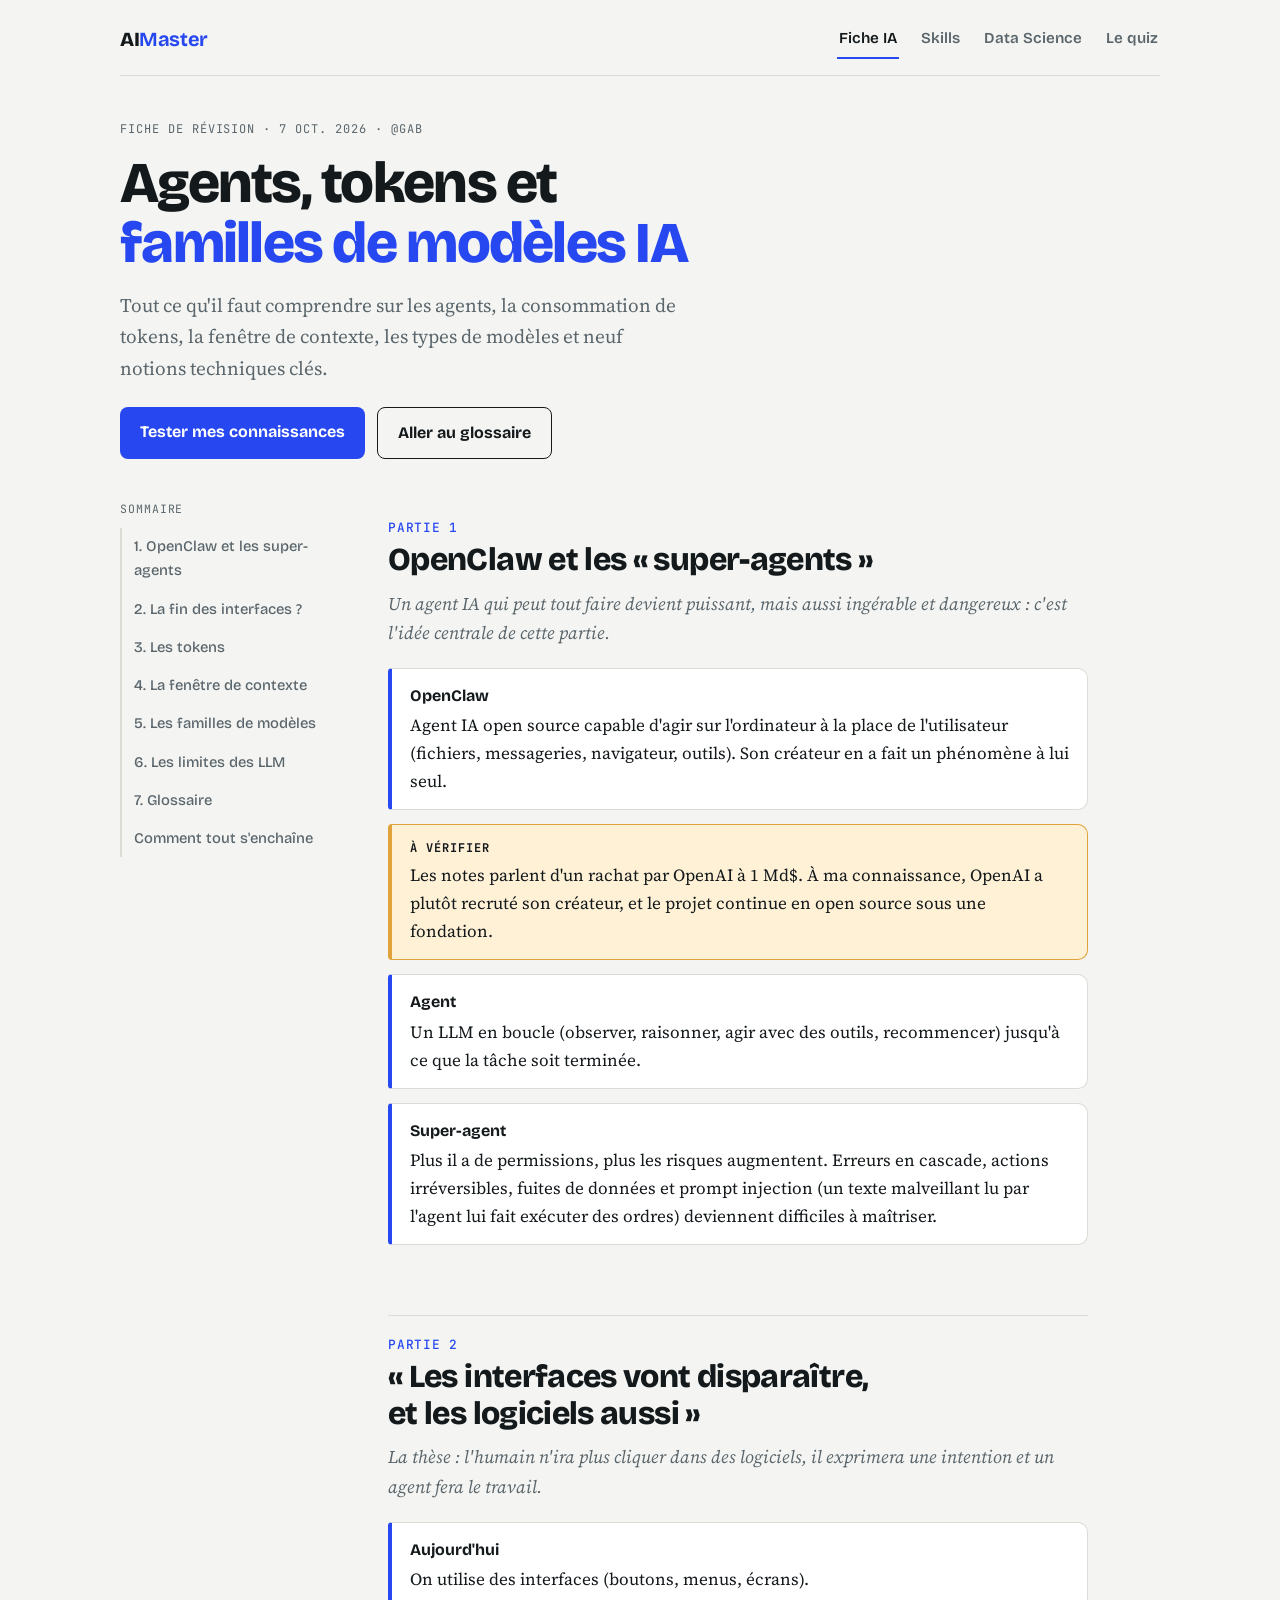
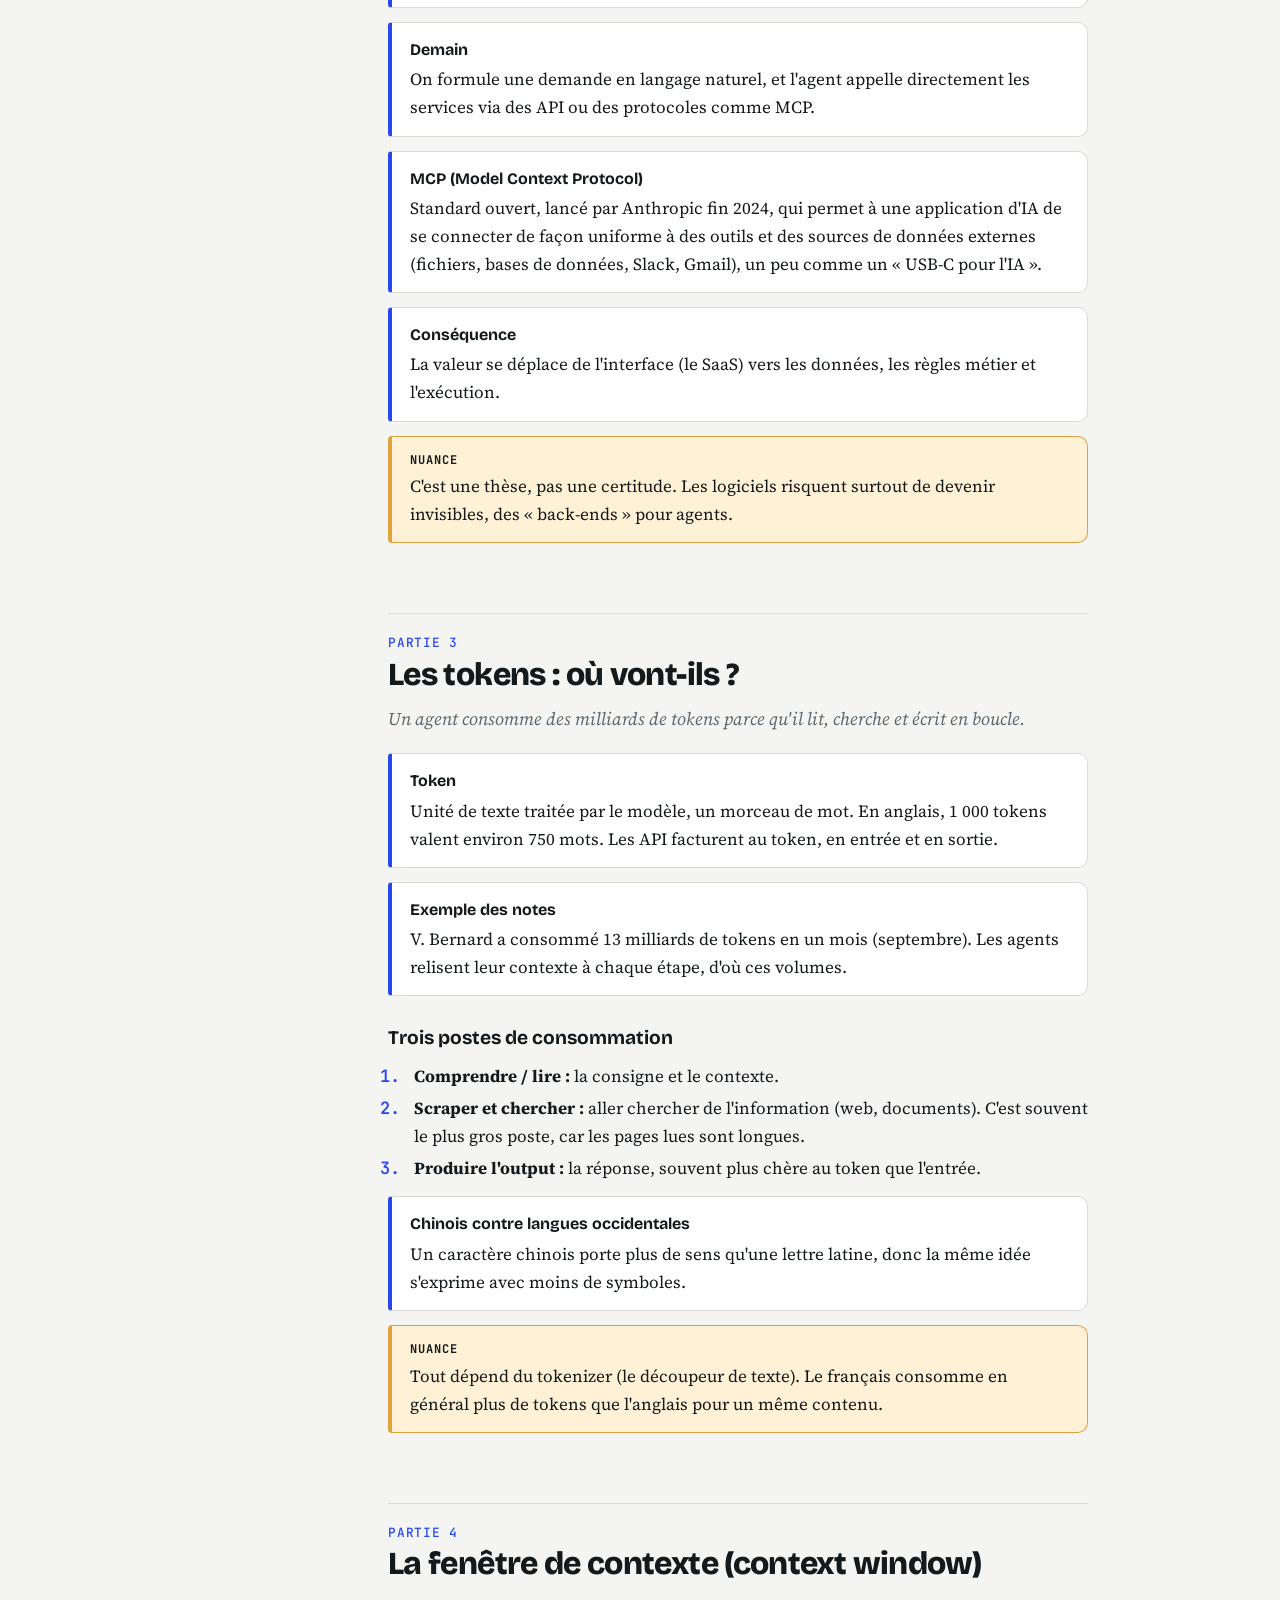
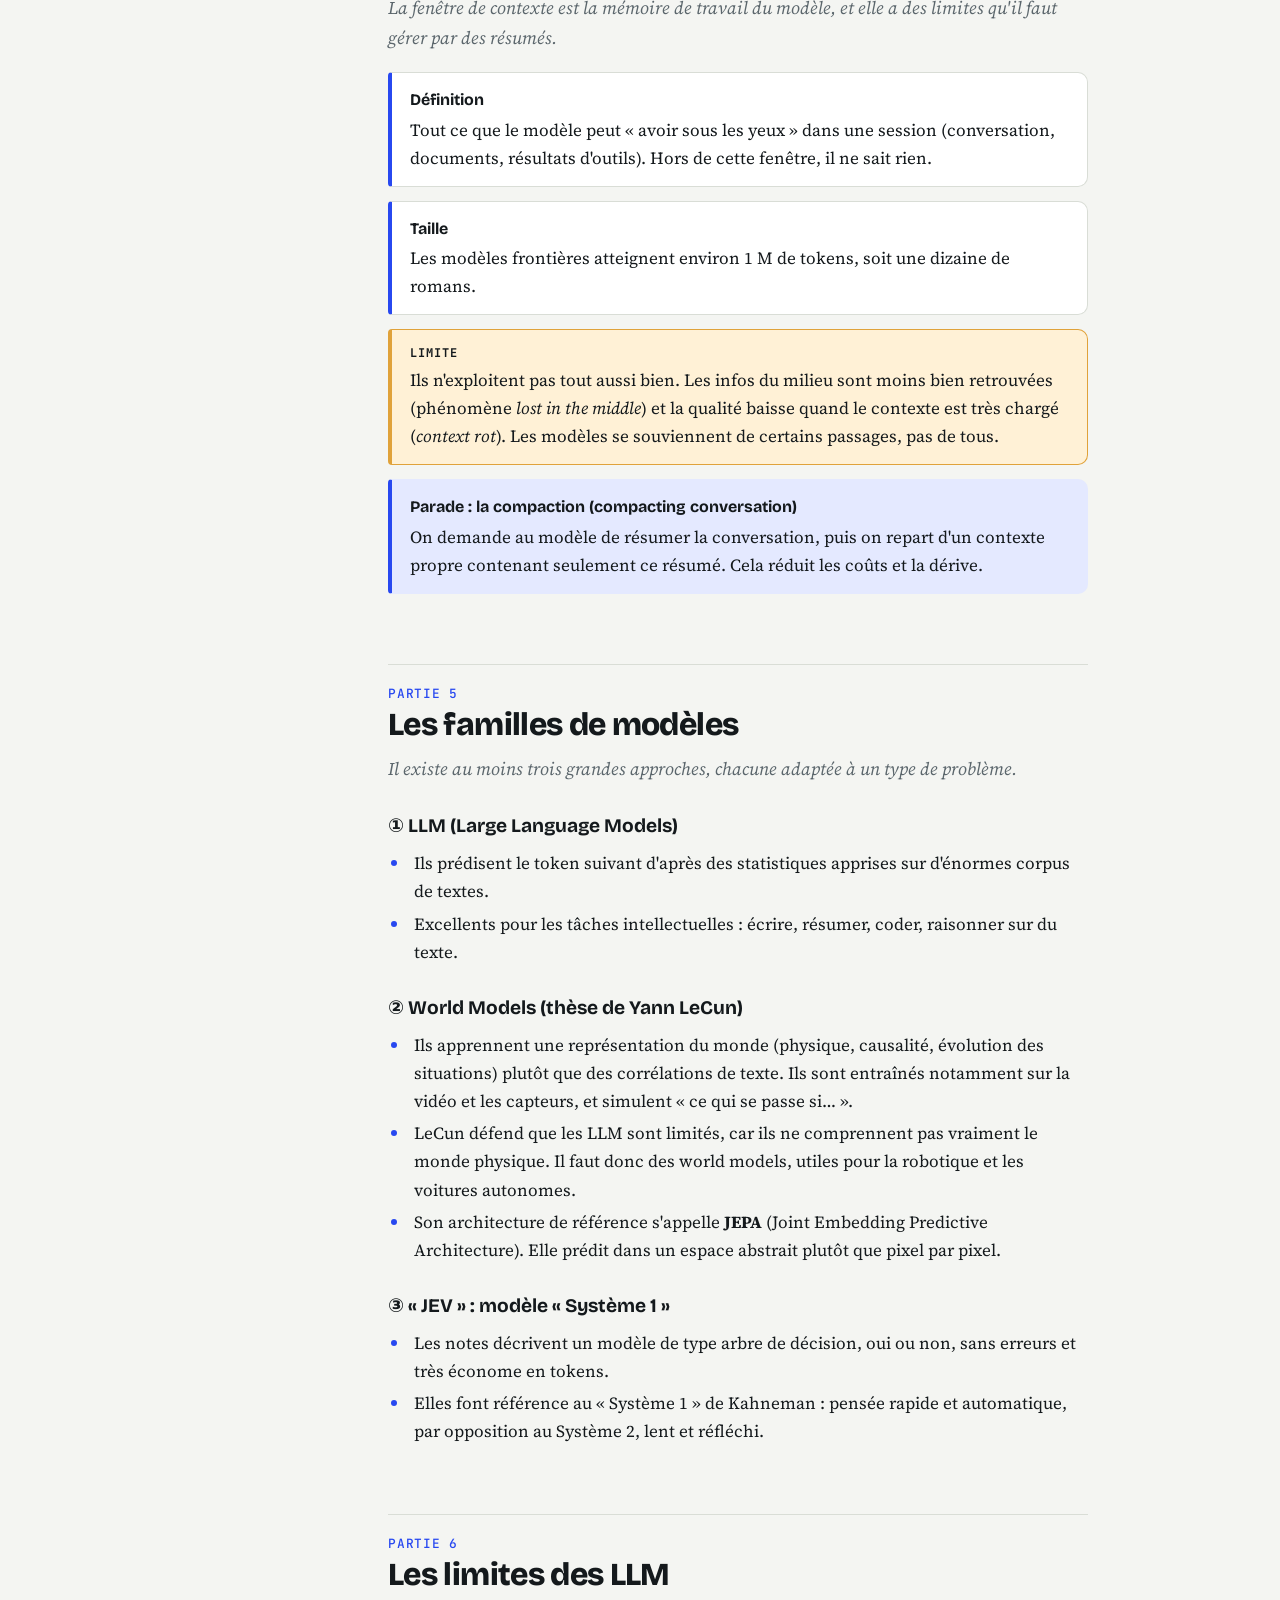
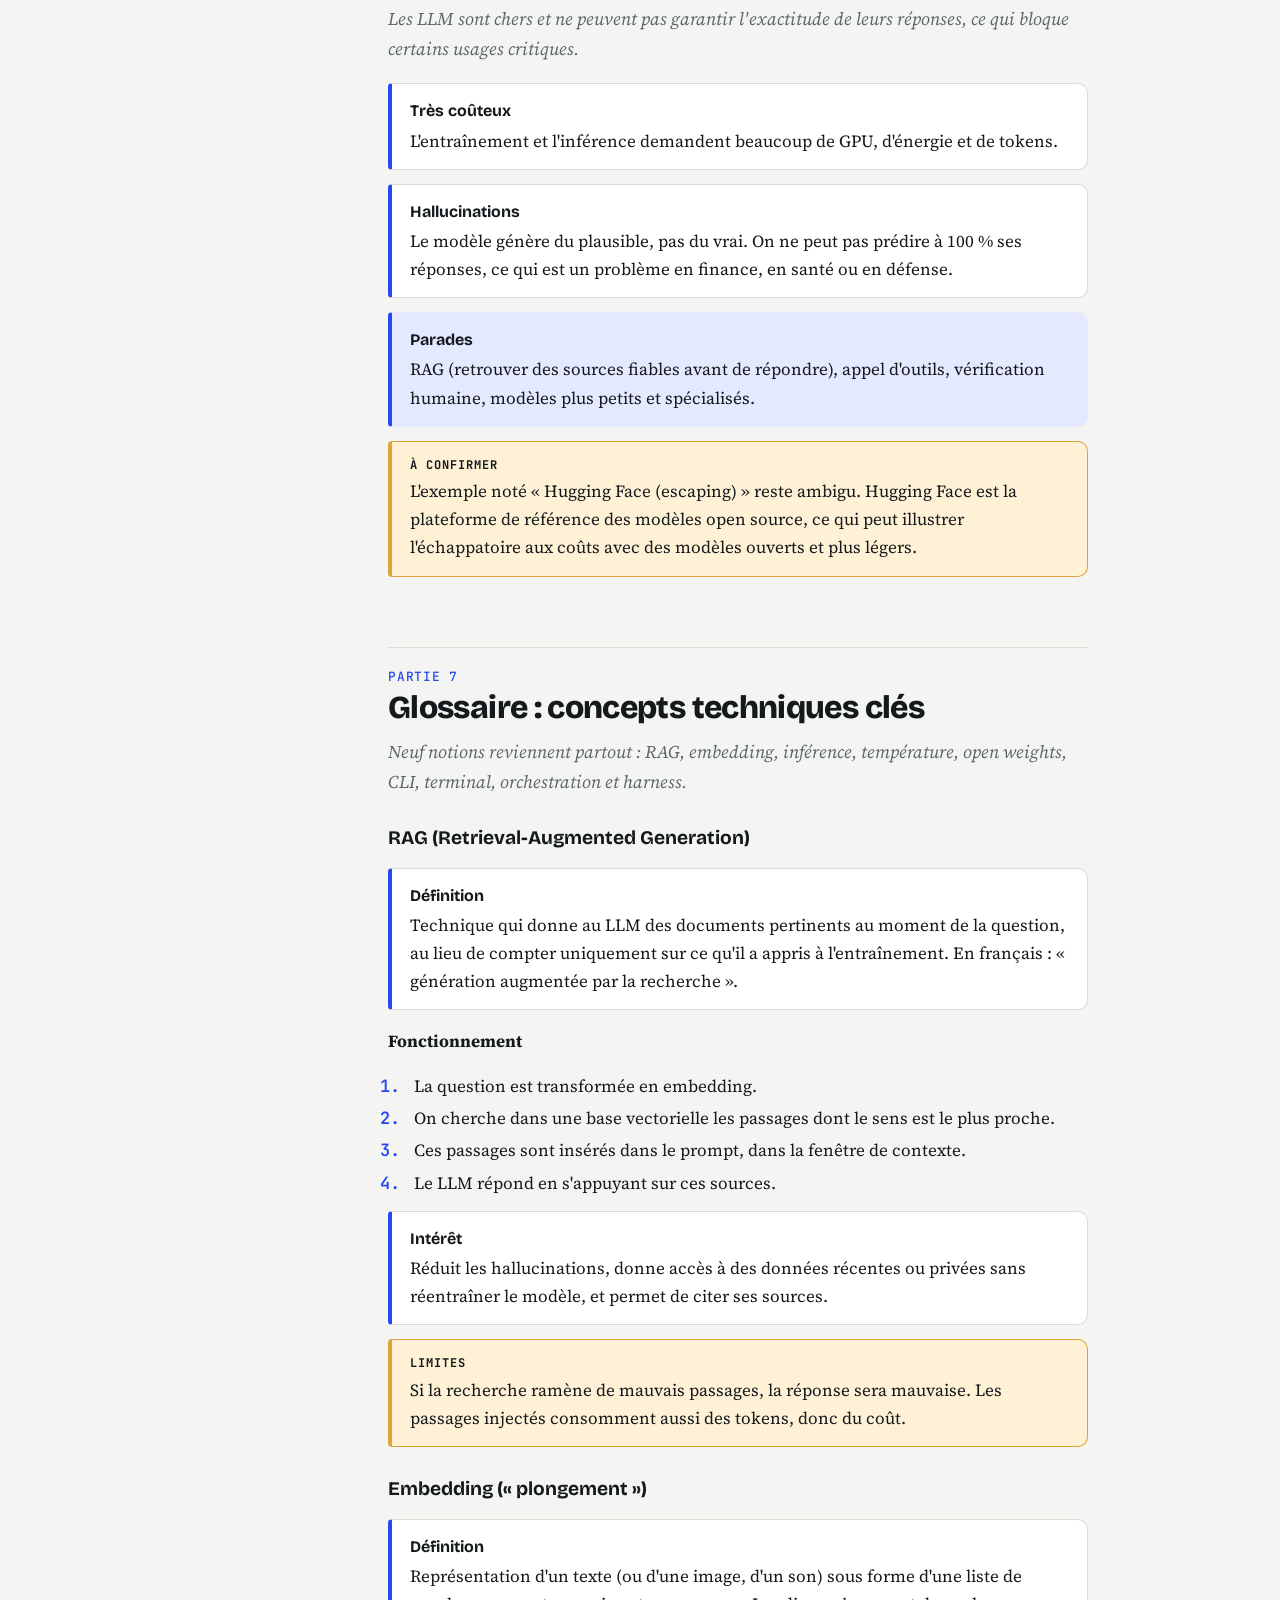
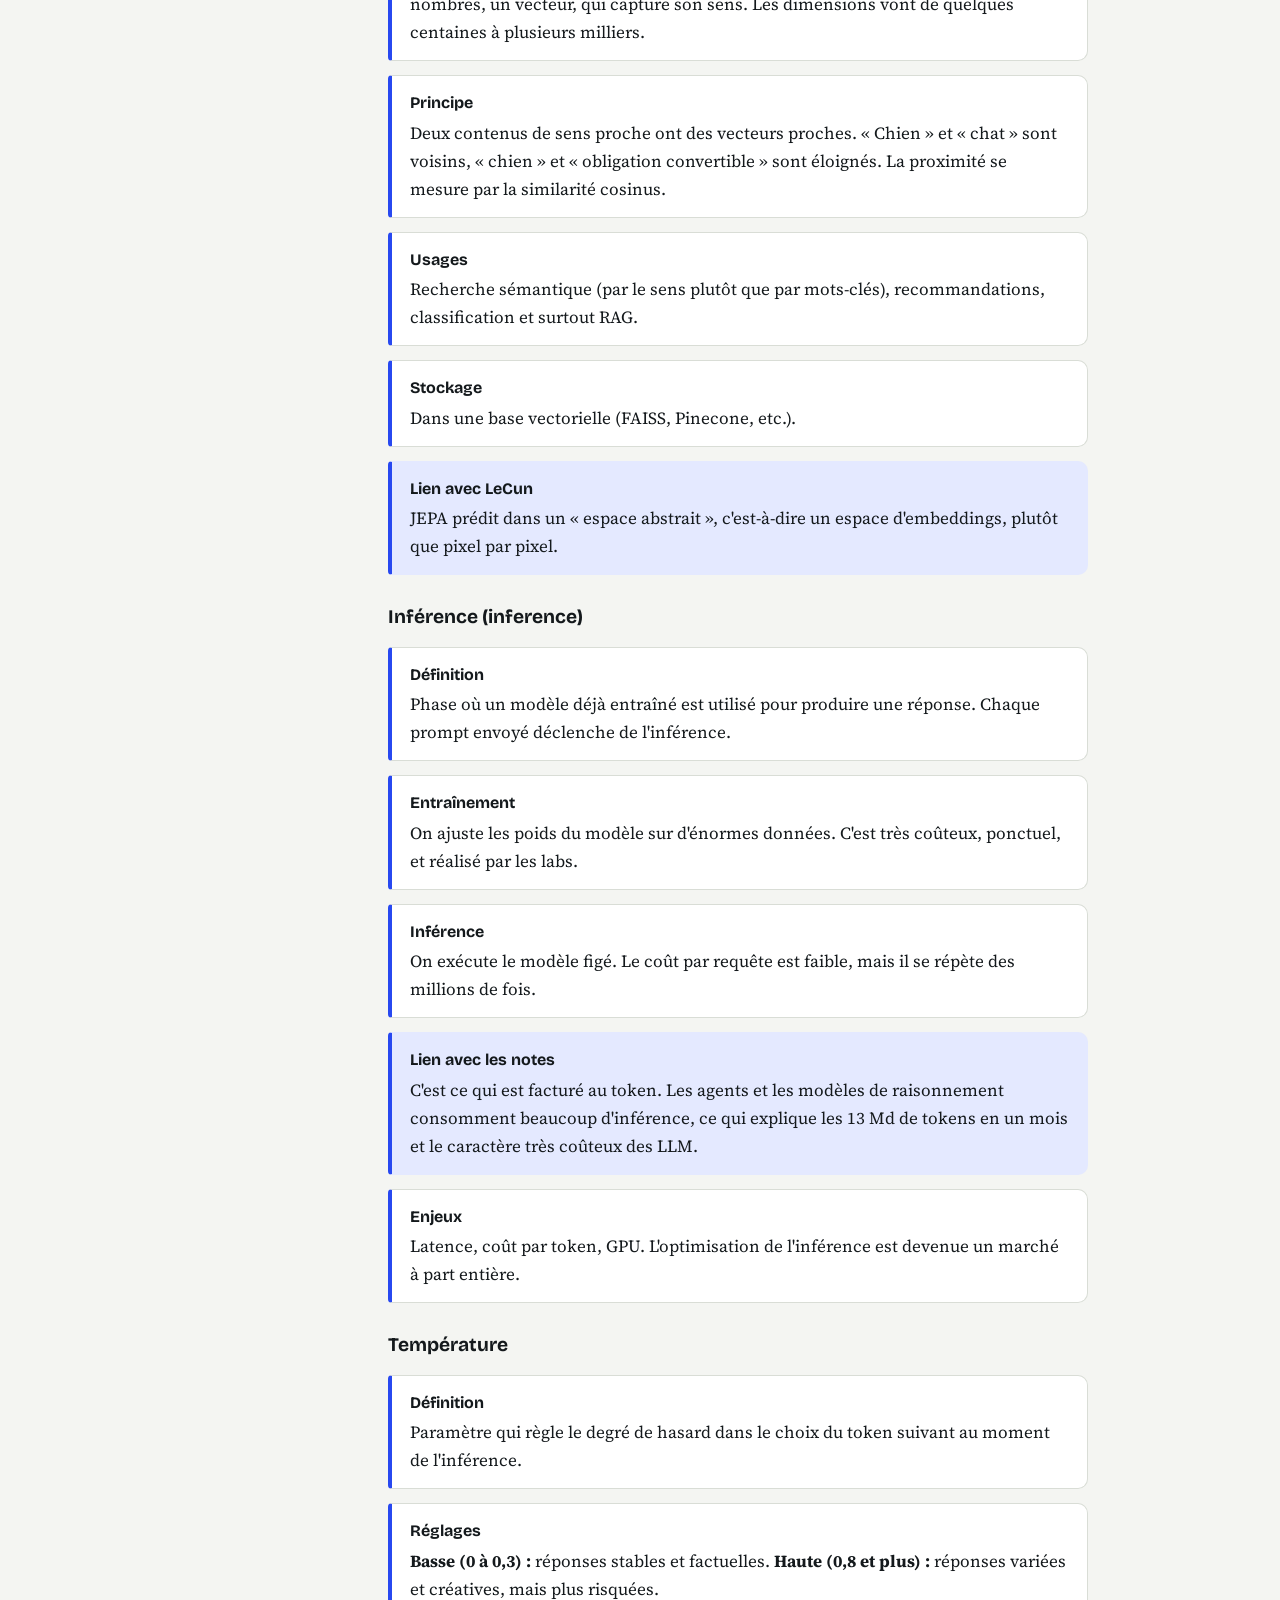
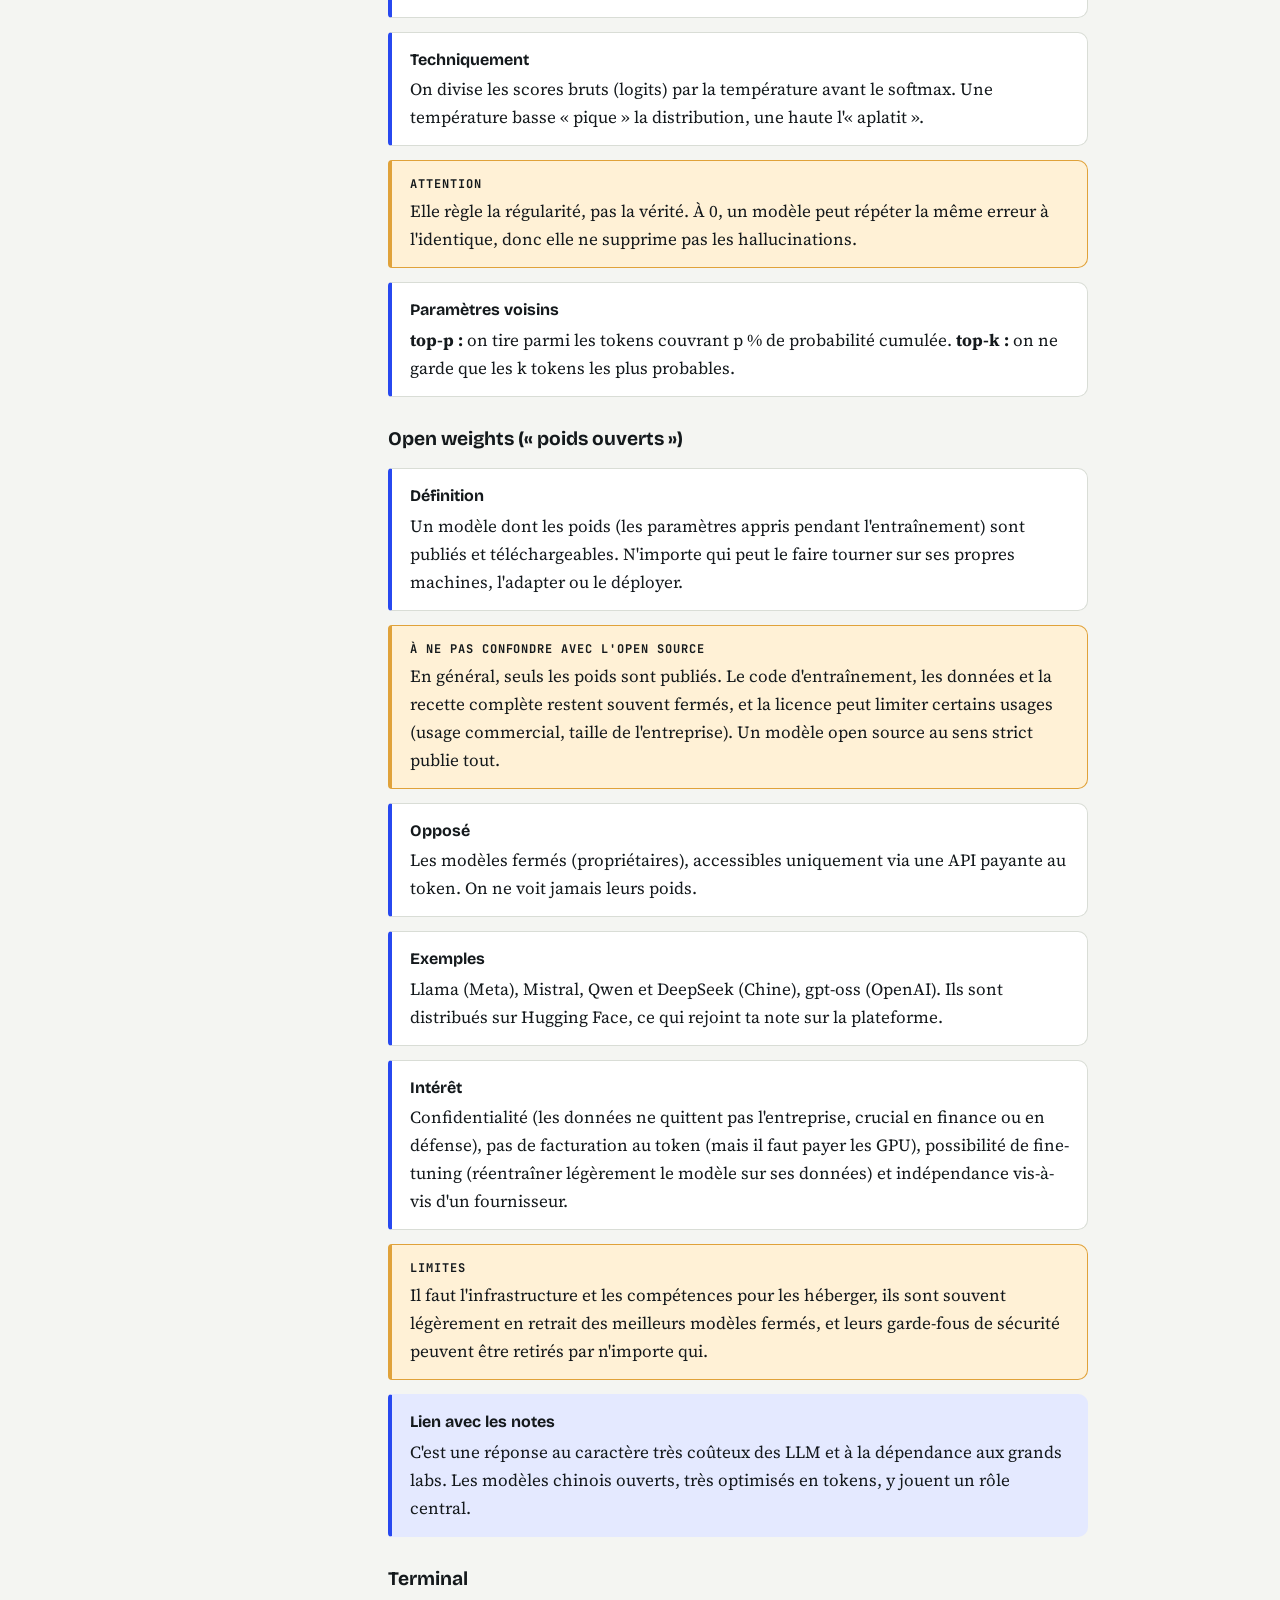
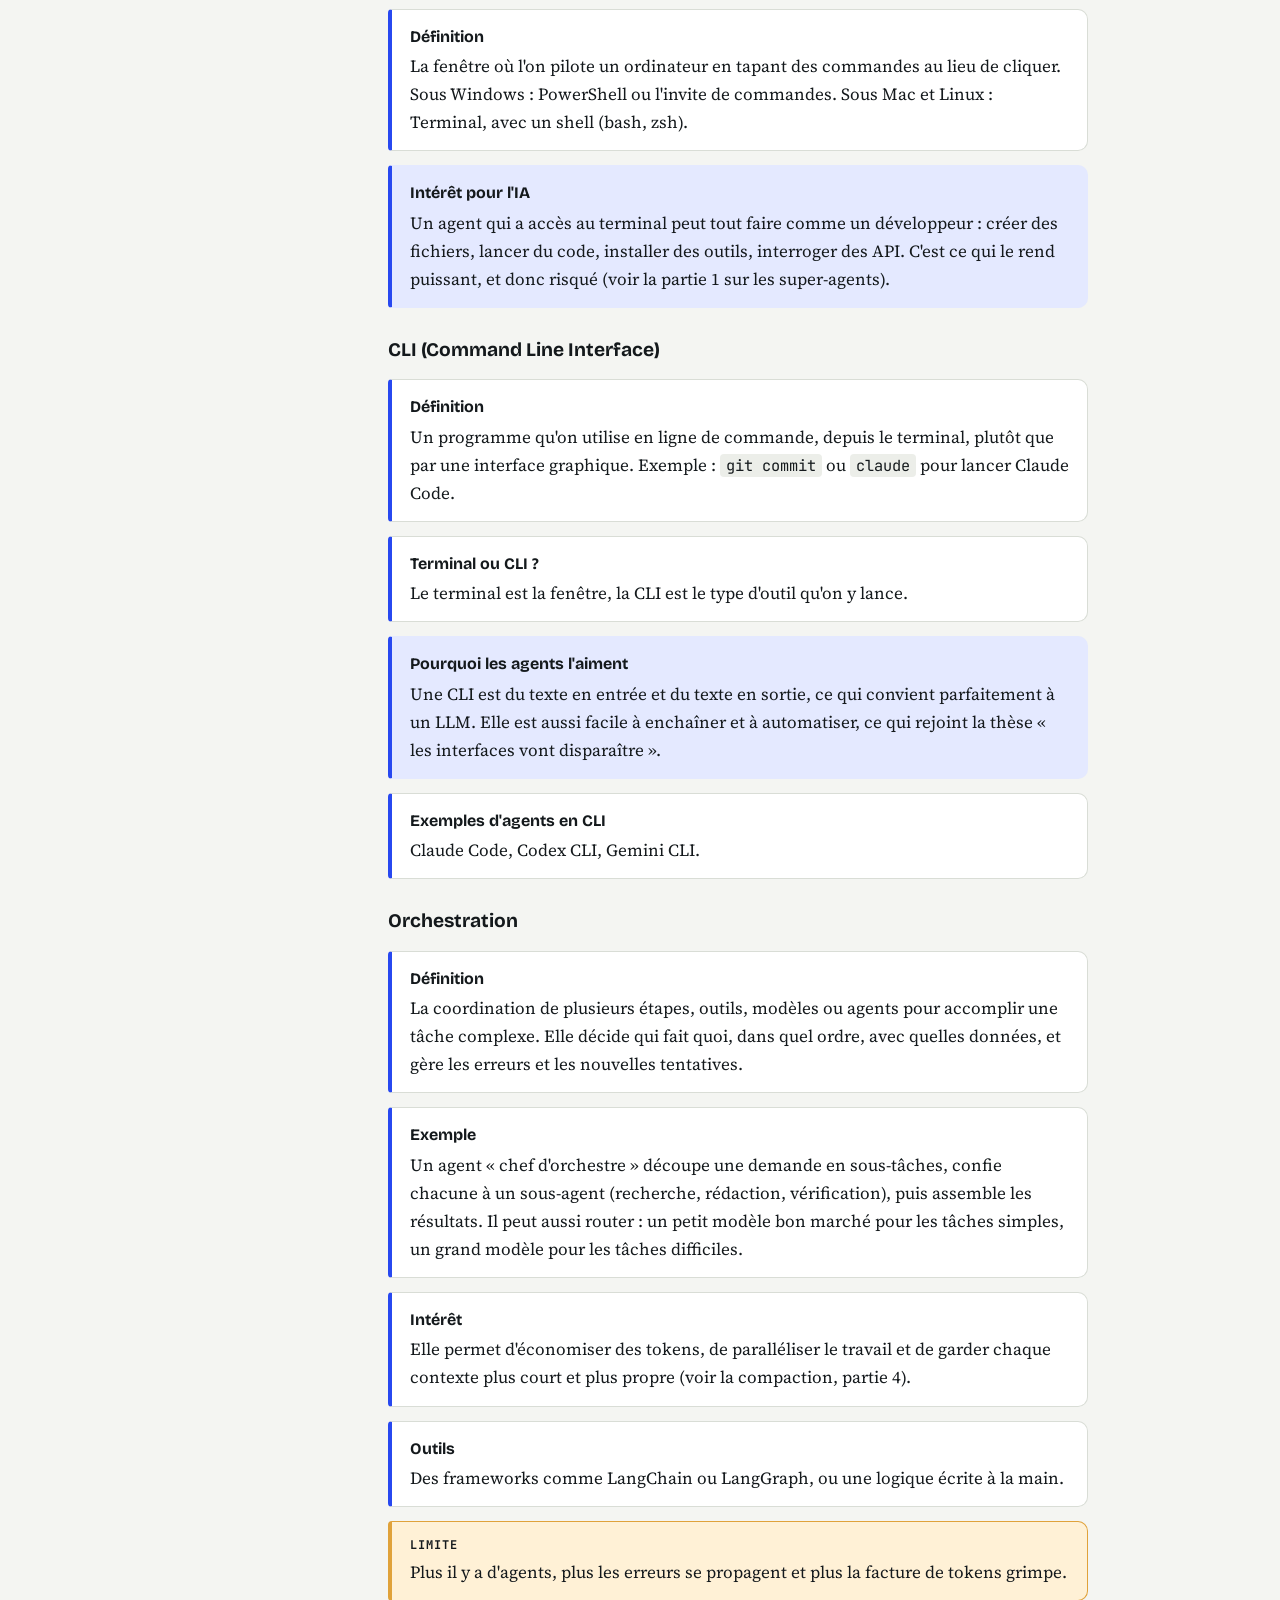
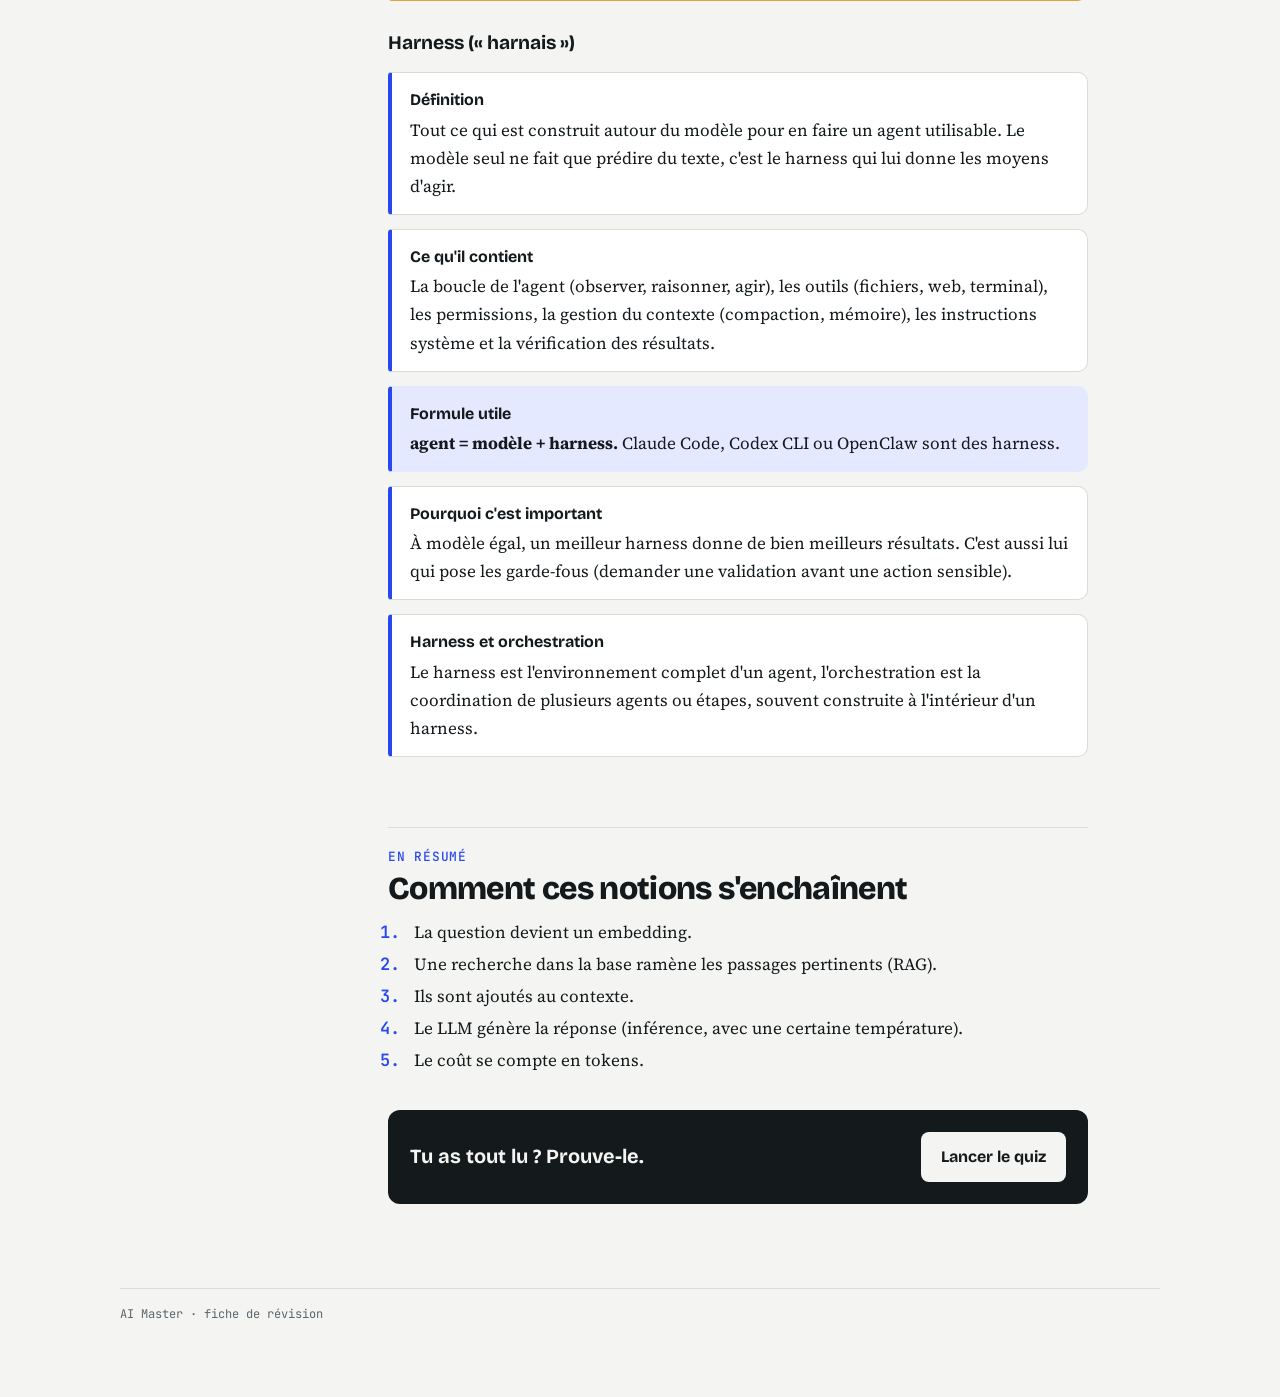
<file: index.html>
<!doctype html>
<html lang="fr">
<head>
  <meta charset="utf-8">
  <meta name="viewport" content="width=device-width, initial-scale=1">
  <title>AI Master</title>
  <meta name="description" content="Fiche de révision : agents, tokens et familles de modèles IA, avec un quiz pour réviser.">
  <link rel="preconnect" href="https://fonts.googleapis.com">
  <link rel="preconnect" href="https://fonts.gstatic.com" crossorigin>
  <link rel="stylesheet" href="https://fonts.googleapis.com/css2?family=Bricolage+Grotesque:wght@500;600;700;800&family=JetBrains+Mono:wght@400;500;600&family=Source+Serif+4:ital,wght@0,400;0,600;1,400&display=swap">
  <link rel="stylesheet" href="style.css">
</head>
<body>
<div class="shell">
  <header class="top">
    <a class="brand" href="index.html">AI<b>Master</b></a>
    <a class="tab" href="index.html" aria-current="page">Fiche IA</a>
    <a class="tab" href="skills.html">Skills</a>
    <a class="tab" href="data.html">Data Science</a>
    <a class="tab" href="game.html">Le quiz</a>
  </header>

  <div class="hero">
    <p class="eyebrow">Fiche de révision · 7 oct. 2026 · @gab</p>
    <h1>Agents, tokens et <em>familles de modèles IA</em></h1>
    <p class="sub">Tout ce qu'il faut comprendre sur les agents, la consommation de tokens, la fenêtre de contexte, les types de modèles et neuf notions techniques clés.</p>
    <div class="actions">
      <a class="btn" href="game.html">Tester mes connaissances</a>
      <a class="btn alt" href="#s7">Aller au glossaire</a>
    </div>
  </div>

  <div class="layout">
    <nav class="toc" aria-label="Sommaire">
      <p>Sommaire</p>
      <ol>
        <li><a href="#s1">1. OpenClaw et les super-agents</a></li>
        <li><a href="#s2">2. La fin des interfaces ?</a></li>
        <li><a href="#s3">3. Les tokens</a></li>
        <li><a href="#s4">4. La fenêtre de contexte</a></li>
        <li><a href="#s5">5. Les familles de modèles</a></li>
        <li><a href="#s6">6. Les limites des LLM</a></li>
        <li><a href="#s7">7. Glossaire</a></li>
        <li><a href="#enchainement">Comment tout s'enchaîne</a></li>
      </ol>
    </nav>

    <main class="doc">

      <section id="s1">
        <h2><span class="n">PARTIE 1</span>OpenClaw et les « super-agents »</h2>
        <p class="lead">Un agent IA qui peut tout faire devient puissant, mais aussi ingérable et dangereux : c'est l'idée centrale de cette partie.</p>
        <div class="box"><span class="term">OpenClaw</span><p>Agent IA open source capable d'agir sur l'ordinateur à la place de l'utilisateur (fichiers, messageries, navigateur, outils). Son créateur en a fait un phénomène à lui seul.</p></div>
        <div class="box check"><span class="term">À vérifier</span><p>Les notes parlent d'un rachat par OpenAI à 1 Md$. À ma connaissance, OpenAI a plutôt recruté son créateur, et le projet continue en open source sous une fondation.</p></div>
        <div class="box"><span class="term">Agent</span><p>Un LLM en boucle (observer, raisonner, agir avec des outils, recommencer) jusqu'à ce que la tâche soit terminée.</p></div>
        <div class="box"><span class="term">Super-agent</span><p>Plus il a de permissions, plus les risques augmentent. Erreurs en cascade, actions irréversibles, fuites de données et prompt injection (un texte malveillant lu par l'agent lui fait exécuter des ordres) deviennent difficiles à maîtriser.</p></div>
      </section>

      <section id="s2">
        <h2><span class="n">PARTIE 2</span>« Les interfaces vont disparaître, et les logiciels aussi »</h2>
        <p class="lead">La thèse : l'humain n'ira plus cliquer dans des logiciels, il exprimera une intention et un agent fera le travail.</p>
        <div class="box"><span class="term">Aujourd'hui</span><p>On utilise des interfaces (boutons, menus, écrans).</p></div>
        <div class="box"><span class="term">Demain</span><p>On formule une demande en langage naturel, et l'agent appelle directement les services via des API ou des protocoles comme MCP.</p></div>
        <div class="box"><span class="term">MCP (Model Context Protocol)</span><p>Standard ouvert, lancé par Anthropic fin 2024, qui permet à une application d'IA de se connecter de façon uniforme à des outils et des sources de données externes (fichiers, bases de données, Slack, Gmail), un peu comme un « USB-C pour l'IA ».</p></div>
        <div class="box"><span class="term">Conséquence</span><p>La valeur se déplace de l'interface (le SaaS) vers les données, les règles métier et l'exécution.</p></div>
        <div class="box check"><span class="term">Nuance</span><p>C'est une thèse, pas une certitude. Les logiciels risquent surtout de devenir invisibles, des « back-ends » pour agents.</p></div>
      </section>

      <section id="s3">
        <h2><span class="n">PARTIE 3</span>Les tokens : où vont-ils ?</h2>
        <p class="lead">Un agent consomme des milliards de tokens parce qu'il lit, cherche et écrit en boucle.</p>
        <div class="box"><span class="term">Token</span><p>Unité de texte traitée par le modèle, un morceau de mot. En anglais, 1 000 tokens valent environ 750 mots. Les API facturent au token, en entrée et en sortie.</p></div>
        <div class="box"><span class="term">Exemple des notes</span><p>V. Bernard a consommé 13 milliards de tokens en un mois (septembre). Les agents relisent leur contexte à chaque étape, d'où ces volumes.</p></div>
        <h3>Trois postes de consommation</h3>
        <ol class="steps">
          <li><b>Comprendre / lire :</b> la consigne et le contexte.</li>
          <li><b>Scraper et chercher :</b> aller chercher de l'information (web, documents). C'est souvent le plus gros poste, car les pages lues sont longues.</li>
          <li><b>Produire l'output :</b> la réponse, souvent plus chère au token que l'entrée.</li>
        </ol>
        <div class="box"><span class="term">Chinois contre langues occidentales</span><p>Un caractère chinois porte plus de sens qu'une lettre latine, donc la même idée s'exprime avec moins de symboles.</p></div>
        <div class="box check"><span class="term">Nuance</span><p>Tout dépend du tokenizer (le découpeur de texte). Le français consomme en général plus de tokens que l'anglais pour un même contenu.</p></div>
      </section>

      <section id="s4">
        <h2><span class="n">PARTIE 4</span>La fenêtre de contexte (context window)</h2>
        <p class="lead">La fenêtre de contexte est la mémoire de travail du modèle, et elle a des limites qu'il faut gérer par des résumés.</p>
        <div class="box"><span class="term">Définition</span><p>Tout ce que le modèle peut « avoir sous les yeux » dans une session (conversation, documents, résultats d'outils). Hors de cette fenêtre, il ne sait rien.</p></div>
        <div class="box"><span class="term">Taille</span><p>Les modèles frontières atteignent environ 1 M de tokens, soit une dizaine de romans.</p></div>
        <div class="box check"><span class="term">Limite</span><p>Ils n'exploitent pas tout aussi bien. Les infos du milieu sont moins bien retrouvées (phénomène <i>lost in the middle</i>) et la qualité baisse quand le contexte est très chargé (<i>context rot</i>). Les modèles se souviennent de certains passages, pas de tous.</p></div>
        <div class="box link"><span class="term">Parade : la compaction (compacting conversation)</span><p>On demande au modèle de résumer la conversation, puis on repart d'un contexte propre contenant seulement ce résumé. Cela réduit les coûts et la dérive.</p></div>
      </section>

      <section id="s5">
        <h2><span class="n">PARTIE 5</span>Les familles de modèles</h2>
        <p class="lead">Il existe au moins trois grandes approches, chacune adaptée à un type de problème.</p>

        <h3>① LLM (Large Language Models)</h3>
        <ul>
          <li>Ils prédisent le token suivant d'après des statistiques apprises sur d'énormes corpus de textes.</li>
          <li>Excellents pour les tâches intellectuelles : écrire, résumer, coder, raisonner sur du texte.</li>
        </ul>

        <h3>② World Models (thèse de Yann LeCun)</h3>
        <ul>
          <li>Ils apprennent une représentation du monde (physique, causalité, évolution des situations) plutôt que des corrélations de texte. Ils sont entraînés notamment sur la vidéo et les capteurs, et simulent « ce qui se passe si… ».</li>
          <li>LeCun défend que les LLM sont limités, car ils ne comprennent pas vraiment le monde physique. Il faut donc des world models, utiles pour la robotique et les voitures autonomes.</li>
          <li>Son architecture de référence s'appelle <b>JEPA</b> (Joint Embedding Predictive Architecture). Elle prédit dans un espace abstrait plutôt que pixel par pixel.</li>
        </ul>

        <h3>③ « JEV » : modèle « Système 1 »</h3>
        <ul>
          <li>Les notes décrivent un modèle de type arbre de décision, oui ou non, sans erreurs et très économe en tokens.</li>
          <li>Elles font référence au « Système 1 » de Kahneman : pensée rapide et automatique, par opposition au Système 2, lent et réfléchi.</li>
        </ul>
      </section>

      <section id="s6">
        <h2><span class="n">PARTIE 6</span>Les limites des LLM</h2>
        <p class="lead">Les LLM sont chers et ne peuvent pas garantir l'exactitude de leurs réponses, ce qui bloque certains usages critiques.</p>
        <div class="box"><span class="term">Très coûteux</span><p>L'entraînement et l'inférence demandent beaucoup de GPU, d'énergie et de tokens.</p></div>
        <div class="box"><span class="term">Hallucinations</span><p>Le modèle génère du plausible, pas du vrai. On ne peut pas prédire à 100 % ses réponses, ce qui est un problème en finance, en santé ou en défense.</p></div>
        <div class="box link"><span class="term">Parades</span><p>RAG (retrouver des sources fiables avant de répondre), appel d'outils, vérification humaine, modèles plus petits et spécialisés.</p></div>
        <div class="box check"><span class="term">À confirmer</span><p>L'exemple noté « Hugging Face (escaping) » reste ambigu. Hugging Face est la plateforme de référence des modèles open source, ce qui peut illustrer l'échappatoire aux coûts avec des modèles ouverts et plus légers.</p></div>
      </section>

      <section id="s7">
        <h2><span class="n">PARTIE 7</span>Glossaire : concepts techniques clés</h2>
        <p class="lead">Neuf notions reviennent partout : RAG, embedding, inférence, température, open weights, CLI, terminal, orchestration et harness.</p>

        <h3>RAG (Retrieval-Augmented Generation)</h3>
        <div class="box"><span class="term">Définition</span><p>Technique qui donne au LLM des documents pertinents au moment de la question, au lieu de compter uniquement sur ce qu'il a appris à l'entraînement. En français : « génération augmentée par la recherche ».</p></div>
        <p><b>Fonctionnement</b></p>
        <ol class="steps">
          <li>La question est transformée en embedding.</li>
          <li>On cherche dans une base vectorielle les passages dont le sens est le plus proche.</li>
          <li>Ces passages sont insérés dans le prompt, dans la fenêtre de contexte.</li>
          <li>Le LLM répond en s'appuyant sur ces sources.</li>
        </ol>
        <div class="box"><span class="term">Intérêt</span><p>Réduit les hallucinations, donne accès à des données récentes ou privées sans réentraîner le modèle, et permet de citer ses sources.</p></div>
        <div class="box check"><span class="term">Limites</span><p>Si la recherche ramène de mauvais passages, la réponse sera mauvaise. Les passages injectés consomment aussi des tokens, donc du coût.</p></div>

        <h3>Embedding (« plongement »)</h3>
        <div class="box"><span class="term">Définition</span><p>Représentation d'un texte (ou d'une image, d'un son) sous forme d'une liste de nombres, un vecteur, qui capture son sens. Les dimensions vont de quelques centaines à plusieurs milliers.</p></div>
        <div class="box"><span class="term">Principe</span><p>Deux contenus de sens proche ont des vecteurs proches. « Chien » et « chat » sont voisins, « chien » et « obligation convertible » sont éloignés. La proximité se mesure par la similarité cosinus.</p></div>
        <div class="box"><span class="term">Usages</span><p>Recherche sémantique (par le sens plutôt que par mots-clés), recommandations, classification et surtout RAG.</p></div>
        <div class="box"><span class="term">Stockage</span><p>Dans une base vectorielle (FAISS, Pinecone, etc.).</p></div>
        <div class="box link"><span class="term">Lien avec LeCun</span><p>JEPA prédit dans un « espace abstrait », c'est-à-dire un espace d'embeddings, plutôt que pixel par pixel.</p></div>

        <h3>Inférence (inference)</h3>
        <div class="box"><span class="term">Définition</span><p>Phase où un modèle déjà entraîné est utilisé pour produire une réponse. Chaque prompt envoyé déclenche de l'inférence.</p></div>
        <div class="box"><span class="term">Entraînement</span><p>On ajuste les poids du modèle sur d'énormes données. C'est très coûteux, ponctuel, et réalisé par les labs.</p></div>
        <div class="box"><span class="term">Inférence</span><p>On exécute le modèle figé. Le coût par requête est faible, mais il se répète des millions de fois.</p></div>
        <div class="box link"><span class="term">Lien avec les notes</span><p>C'est ce qui est facturé au token. Les agents et les modèles de raisonnement consomment beaucoup d'inférence, ce qui explique les 13 Md de tokens en un mois et le caractère très coûteux des LLM.</p></div>
        <div class="box"><span class="term">Enjeux</span><p>Latence, coût par token, GPU. L'optimisation de l'inférence est devenue un marché à part entière.</p></div>

        <h3>Température</h3>
        <div class="box"><span class="term">Définition</span><p>Paramètre qui règle le degré de hasard dans le choix du token suivant au moment de l'inférence.</p></div>
        <div class="box"><span class="term">Réglages</span><p><b>Basse (0 à 0,3) :</b> réponses stables et factuelles. <b>Haute (0,8 et plus) :</b> réponses variées et créatives, mais plus risquées.</p></div>
        <div class="box"><span class="term">Techniquement</span><p>On divise les scores bruts (logits) par la température avant le softmax. Une température basse « pique » la distribution, une haute l'« aplatit ».</p></div>
        <div class="box check"><span class="term">Attention</span><p>Elle règle la régularité, pas la vérité. À 0, un modèle peut répéter la même erreur à l'identique, donc elle ne supprime pas les hallucinations.</p></div>
        <div class="box"><span class="term">Paramètres voisins</span><p><b>top-p :</b> on tire parmi les tokens couvrant p % de probabilité cumulée. <b>top-k :</b> on ne garde que les k tokens les plus probables.</p></div>

        <h3>Open weights (« poids ouverts »)</h3>
        <div class="box"><span class="term">Définition</span><p>Un modèle dont les poids (les paramètres appris pendant l'entraînement) sont publiés et téléchargeables. N'importe qui peut le faire tourner sur ses propres machines, l'adapter ou le déployer.</p></div>
        <div class="box check"><span class="term">À ne pas confondre avec l'open source</span><p>En général, seuls les poids sont publiés. Le code d'entraînement, les données et la recette complète restent souvent fermés, et la licence peut limiter certains usages (usage commercial, taille de l'entreprise). Un modèle open source au sens strict publie tout.</p></div>
        <div class="box"><span class="term">Opposé</span><p>Les modèles fermés (propriétaires), accessibles uniquement via une API payante au token. On ne voit jamais leurs poids.</p></div>
        <div class="box"><span class="term">Exemples</span><p>Llama (Meta), Mistral, Qwen et DeepSeek (Chine), gpt-oss (OpenAI). Ils sont distribués sur Hugging Face, ce qui rejoint ta note sur la plateforme.</p></div>
        <div class="box"><span class="term">Intérêt</span><p>Confidentialité (les données ne quittent pas l'entreprise, crucial en finance ou en défense), pas de facturation au token (mais il faut payer les GPU), possibilité de fine-tuning (réentraîner légèrement le modèle sur ses données) et indépendance vis-à-vis d'un fournisseur.</p></div>
        <div class="box check"><span class="term">Limites</span><p>Il faut l'infrastructure et les compétences pour les héberger, ils sont souvent légèrement en retrait des meilleurs modèles fermés, et leurs garde-fous de sécurité peuvent être retirés par n'importe qui.</p></div>
        <div class="box link"><span class="term">Lien avec les notes</span><p>C'est une réponse au caractère très coûteux des LLM et à la dépendance aux grands labs. Les modèles chinois ouverts, très optimisés en tokens, y jouent un rôle central.</p></div>

        <h3>Terminal</h3>
        <div class="box"><span class="term">Définition</span><p>La fenêtre où l'on pilote un ordinateur en tapant des commandes au lieu de cliquer. Sous Windows : PowerShell ou l'invite de commandes. Sous Mac et Linux : Terminal, avec un shell (bash, zsh).</p></div>
        <div class="box link"><span class="term">Intérêt pour l'IA</span><p>Un agent qui a accès au terminal peut tout faire comme un développeur : créer des fichiers, lancer du code, installer des outils, interroger des API. C'est ce qui le rend puissant, et donc risqué (voir la partie 1 sur les super-agents).</p></div>

        <h3>CLI (Command Line Interface)</h3>
        <div class="box"><span class="term">Définition</span><p>Un programme qu'on utilise en ligne de commande, depuis le terminal, plutôt que par une interface graphique. Exemple : <code>git commit</code> ou <code>claude</code> pour lancer Claude Code.</p></div>
        <div class="box"><span class="term">Terminal ou CLI ?</span><p>Le terminal est la fenêtre, la CLI est le type d'outil qu'on y lance.</p></div>
        <div class="box link"><span class="term">Pourquoi les agents l'aiment</span><p>Une CLI est du texte en entrée et du texte en sortie, ce qui convient parfaitement à un LLM. Elle est aussi facile à enchaîner et à automatiser, ce qui rejoint la thèse « les interfaces vont disparaître ».</p></div>
        <div class="box"><span class="term">Exemples d'agents en CLI</span><p>Claude Code, Codex CLI, Gemini CLI.</p></div>

        <h3>Orchestration</h3>
        <div class="box"><span class="term">Définition</span><p>La coordination de plusieurs étapes, outils, modèles ou agents pour accomplir une tâche complexe. Elle décide qui fait quoi, dans quel ordre, avec quelles données, et gère les erreurs et les nouvelles tentatives.</p></div>
        <div class="box"><span class="term">Exemple</span><p>Un agent « chef d'orchestre » découpe une demande en sous-tâches, confie chacune à un sous-agent (recherche, rédaction, vérification), puis assemble les résultats. Il peut aussi router : un petit modèle bon marché pour les tâches simples, un grand modèle pour les tâches difficiles.</p></div>
        <div class="box"><span class="term">Intérêt</span><p>Elle permet d'économiser des tokens, de paralléliser le travail et de garder chaque contexte plus court et plus propre (voir la compaction, partie 4).</p></div>
        <div class="box"><span class="term">Outils</span><p>Des frameworks comme LangChain ou LangGraph, ou une logique écrite à la main.</p></div>
        <div class="box check"><span class="term">Limite</span><p>Plus il y a d'agents, plus les erreurs se propagent et plus la facture de tokens grimpe.</p></div>

        <h3>Harness (« harnais »)</h3>
        <div class="box"><span class="term">Définition</span><p>Tout ce qui est construit autour du modèle pour en faire un agent utilisable. Le modèle seul ne fait que prédire du texte, c'est le harness qui lui donne les moyens d'agir.</p></div>
        <div class="box"><span class="term">Ce qu'il contient</span><p>La boucle de l'agent (observer, raisonner, agir), les outils (fichiers, web, terminal), les permissions, la gestion du contexte (compaction, mémoire), les instructions système et la vérification des résultats.</p></div>
        <div class="box link"><span class="term">Formule utile</span><p><b>agent = modèle + harness.</b> Claude Code, Codex CLI ou OpenClaw sont des harness.</p></div>
        <div class="box"><span class="term">Pourquoi c'est important</span><p>À modèle égal, un meilleur harness donne de bien meilleurs résultats. C'est aussi lui qui pose les garde-fous (demander une validation avant une action sensible).</p></div>
        <div class="box"><span class="term">Harness et orchestration</span><p>Le harness est l'environnement complet d'un agent, l'orchestration est la coordination de plusieurs agents ou étapes, souvent construite à l'intérieur d'un harness.</p></div>
      </section>

      <section id="enchainement">
        <h2><span class="n">EN RÉSUMÉ</span>Comment ces notions s'enchaînent</h2>
        <ol class="steps">
          <li>La question devient un embedding.</li>
          <li>Une recherche dans la base ramène les passages pertinents (RAG).</li>
          <li>Ils sont ajoutés au contexte.</li>
          <li>Le LLM génère la réponse (inférence, avec une certaine température).</li>
          <li>Le coût se compte en tokens.</li>
        </ol>
        <div class="cta-end">
          <b>Tu as tout lu ? Prouve-le.</b>
          <a class="btn" href="game.html">Lancer le quiz</a>
        </div>
      </section>

    </main>
  </div>

  <footer>AI Master · fiche de révision</footer>
</div>
</body>
</html>
</file>
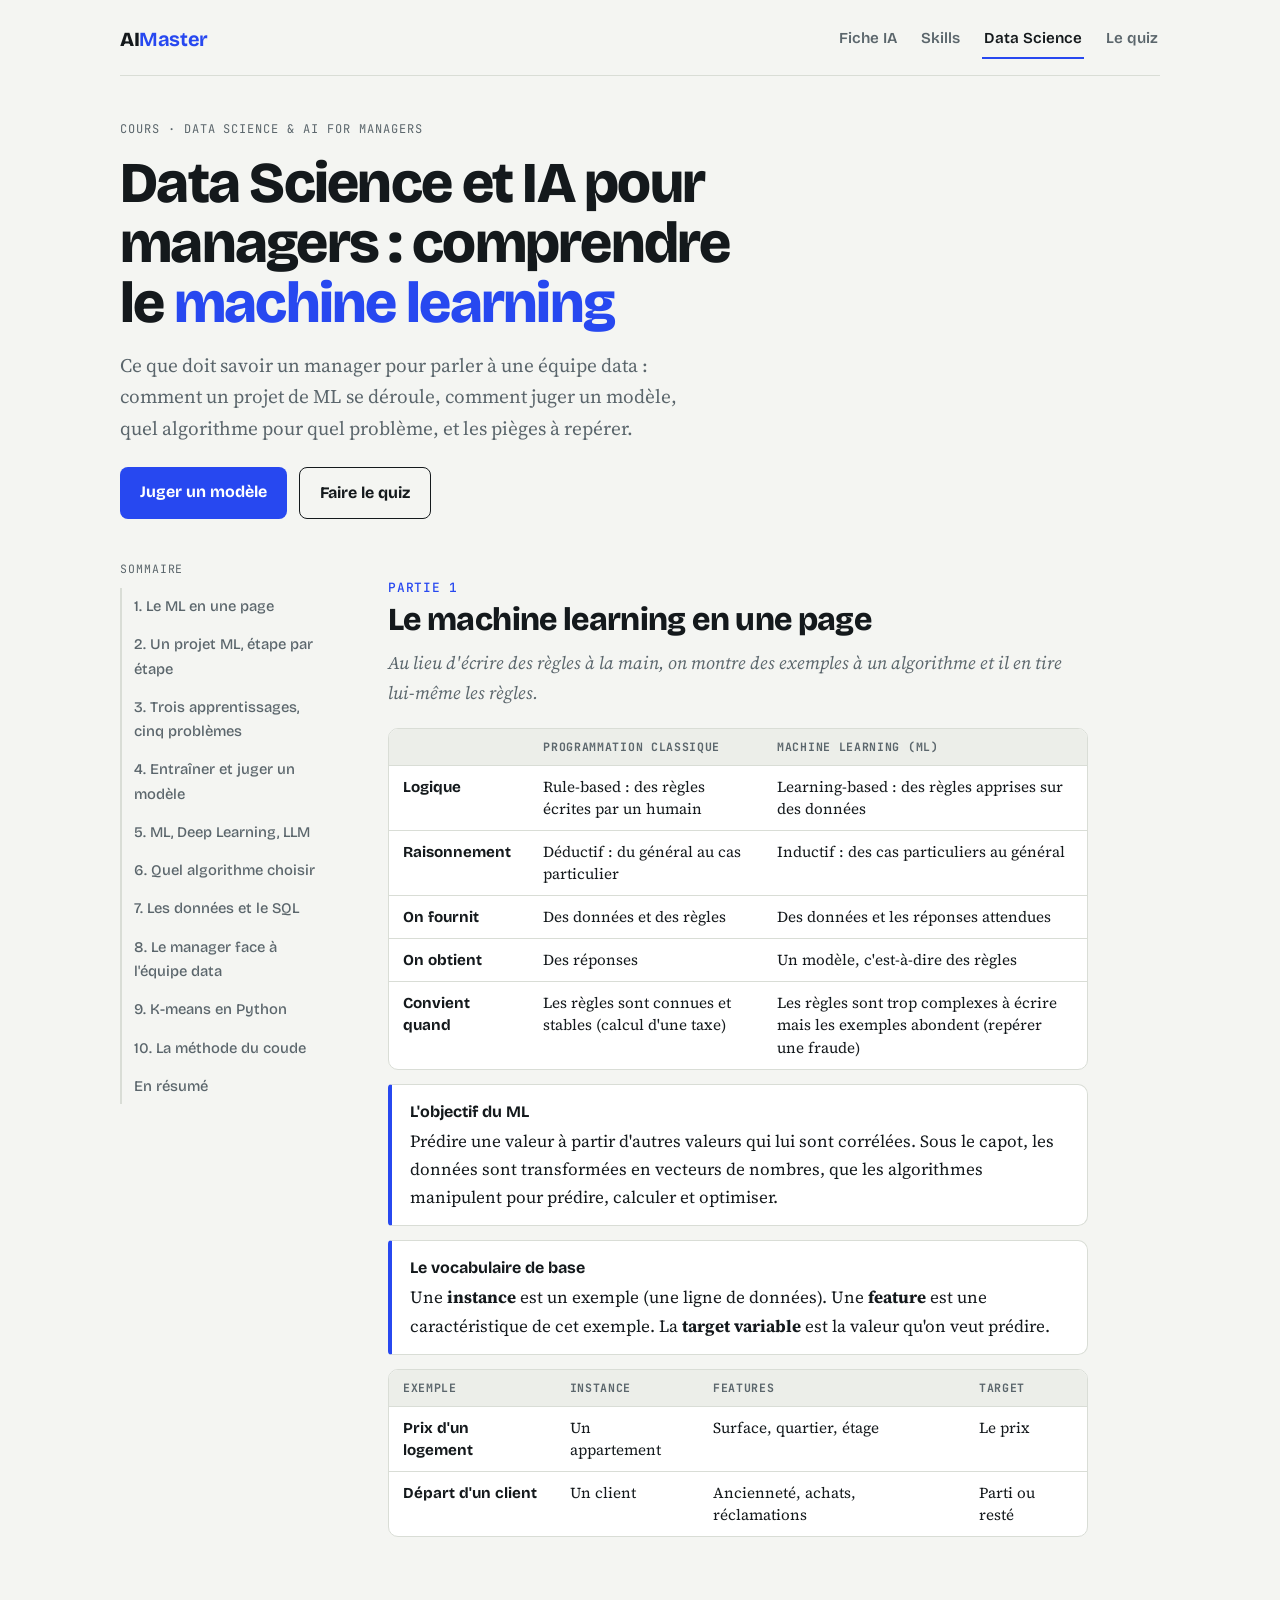
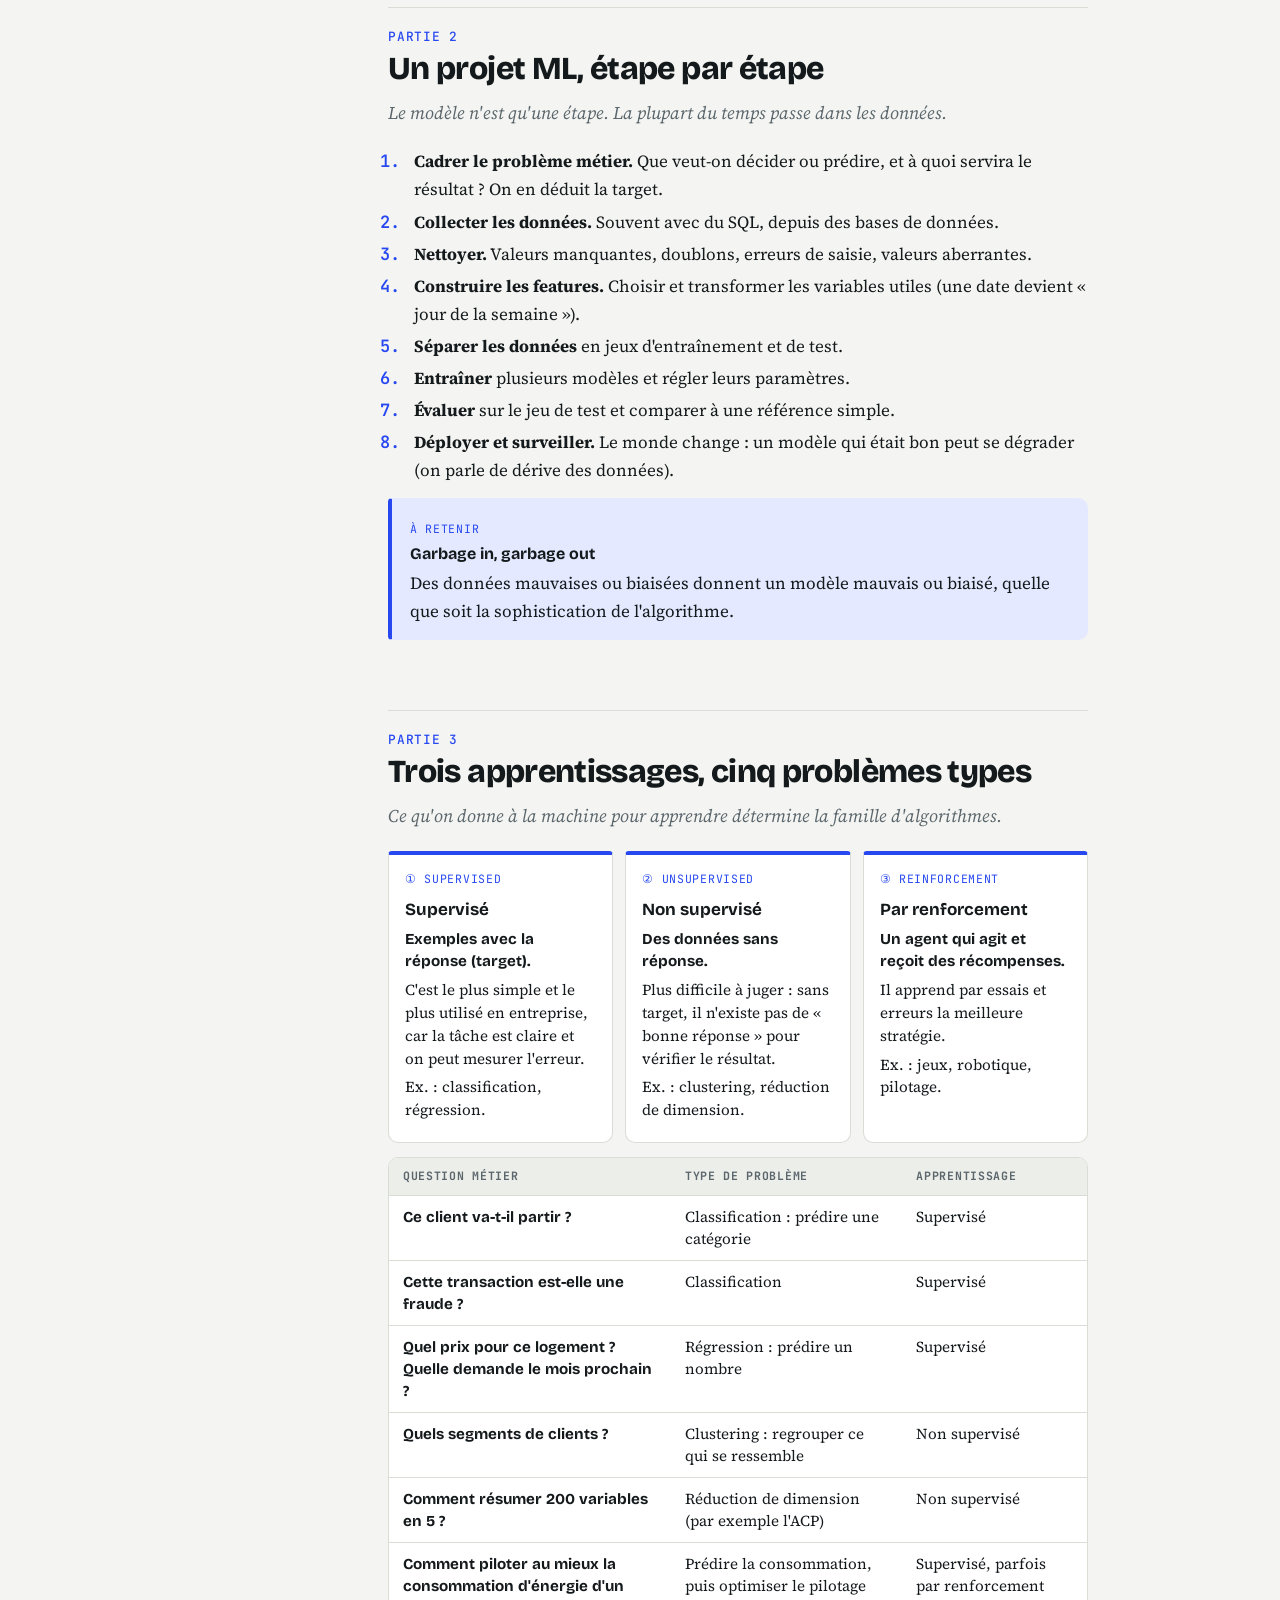
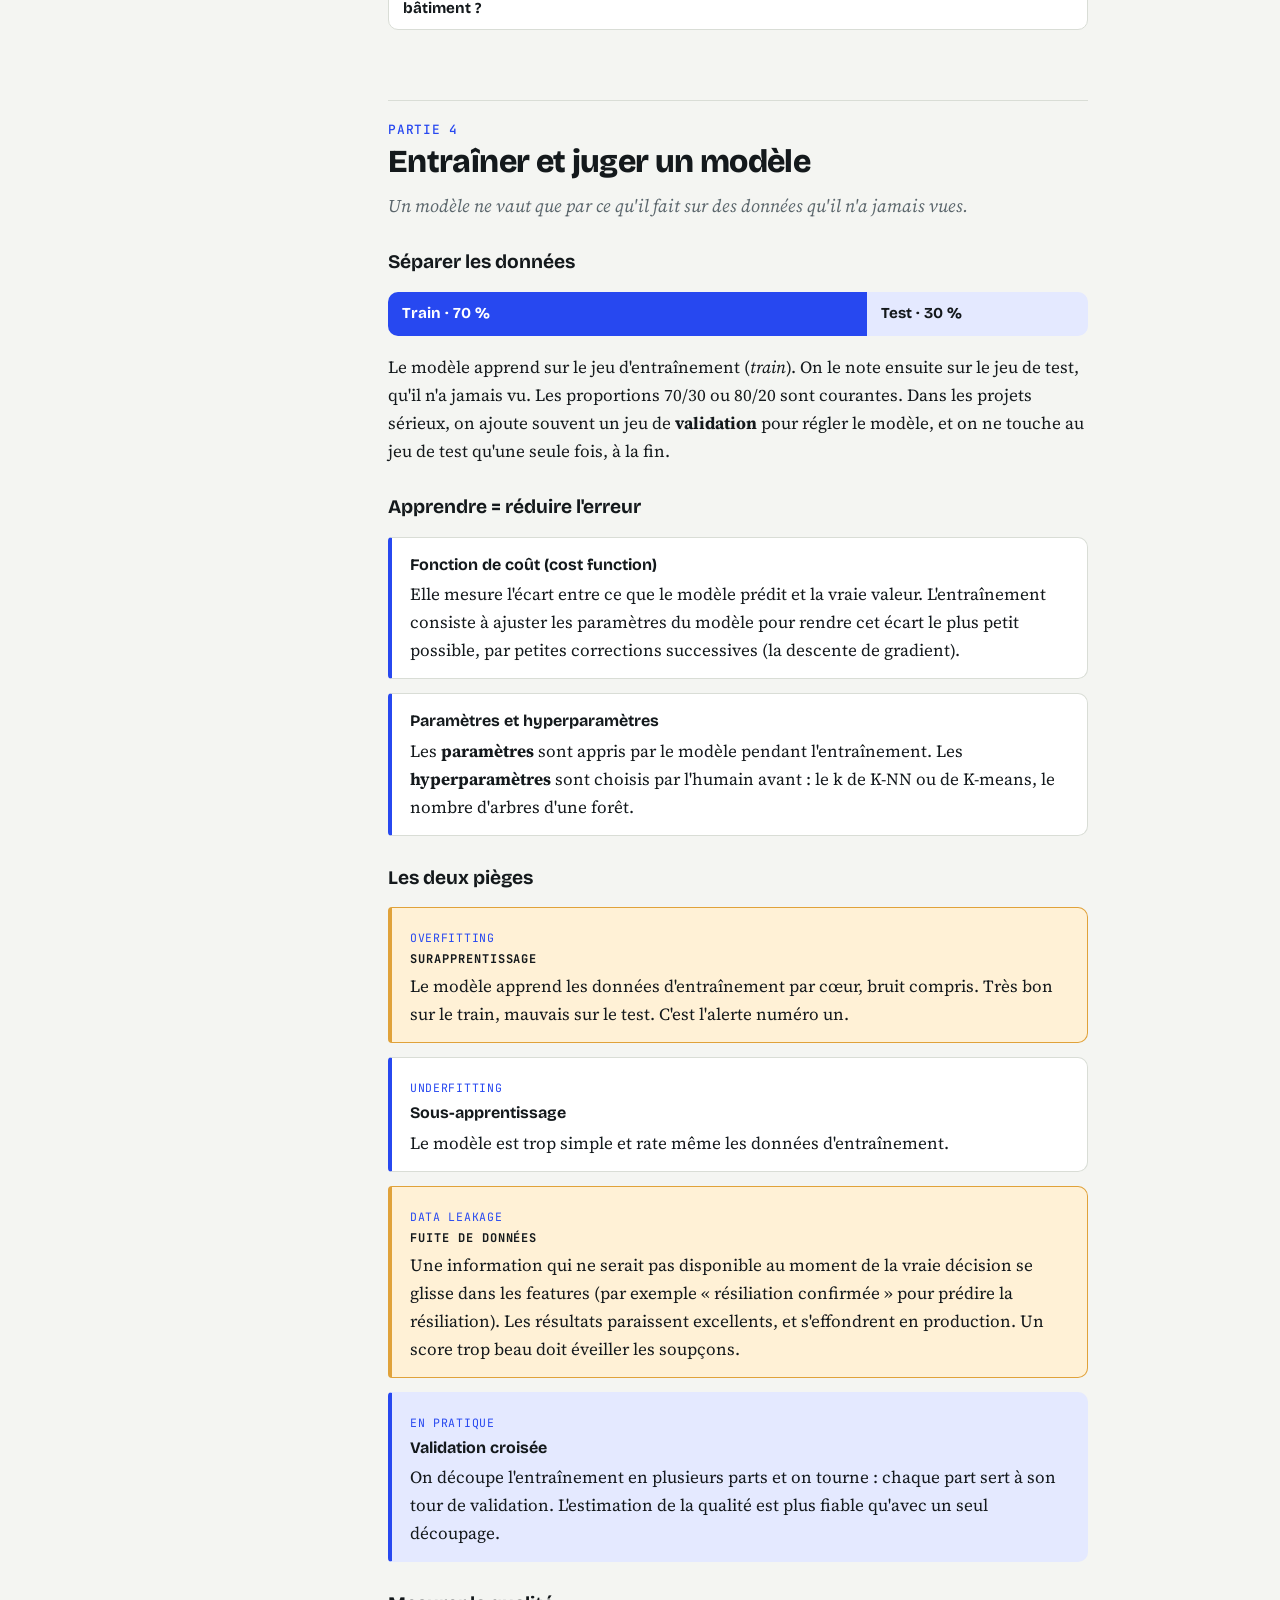
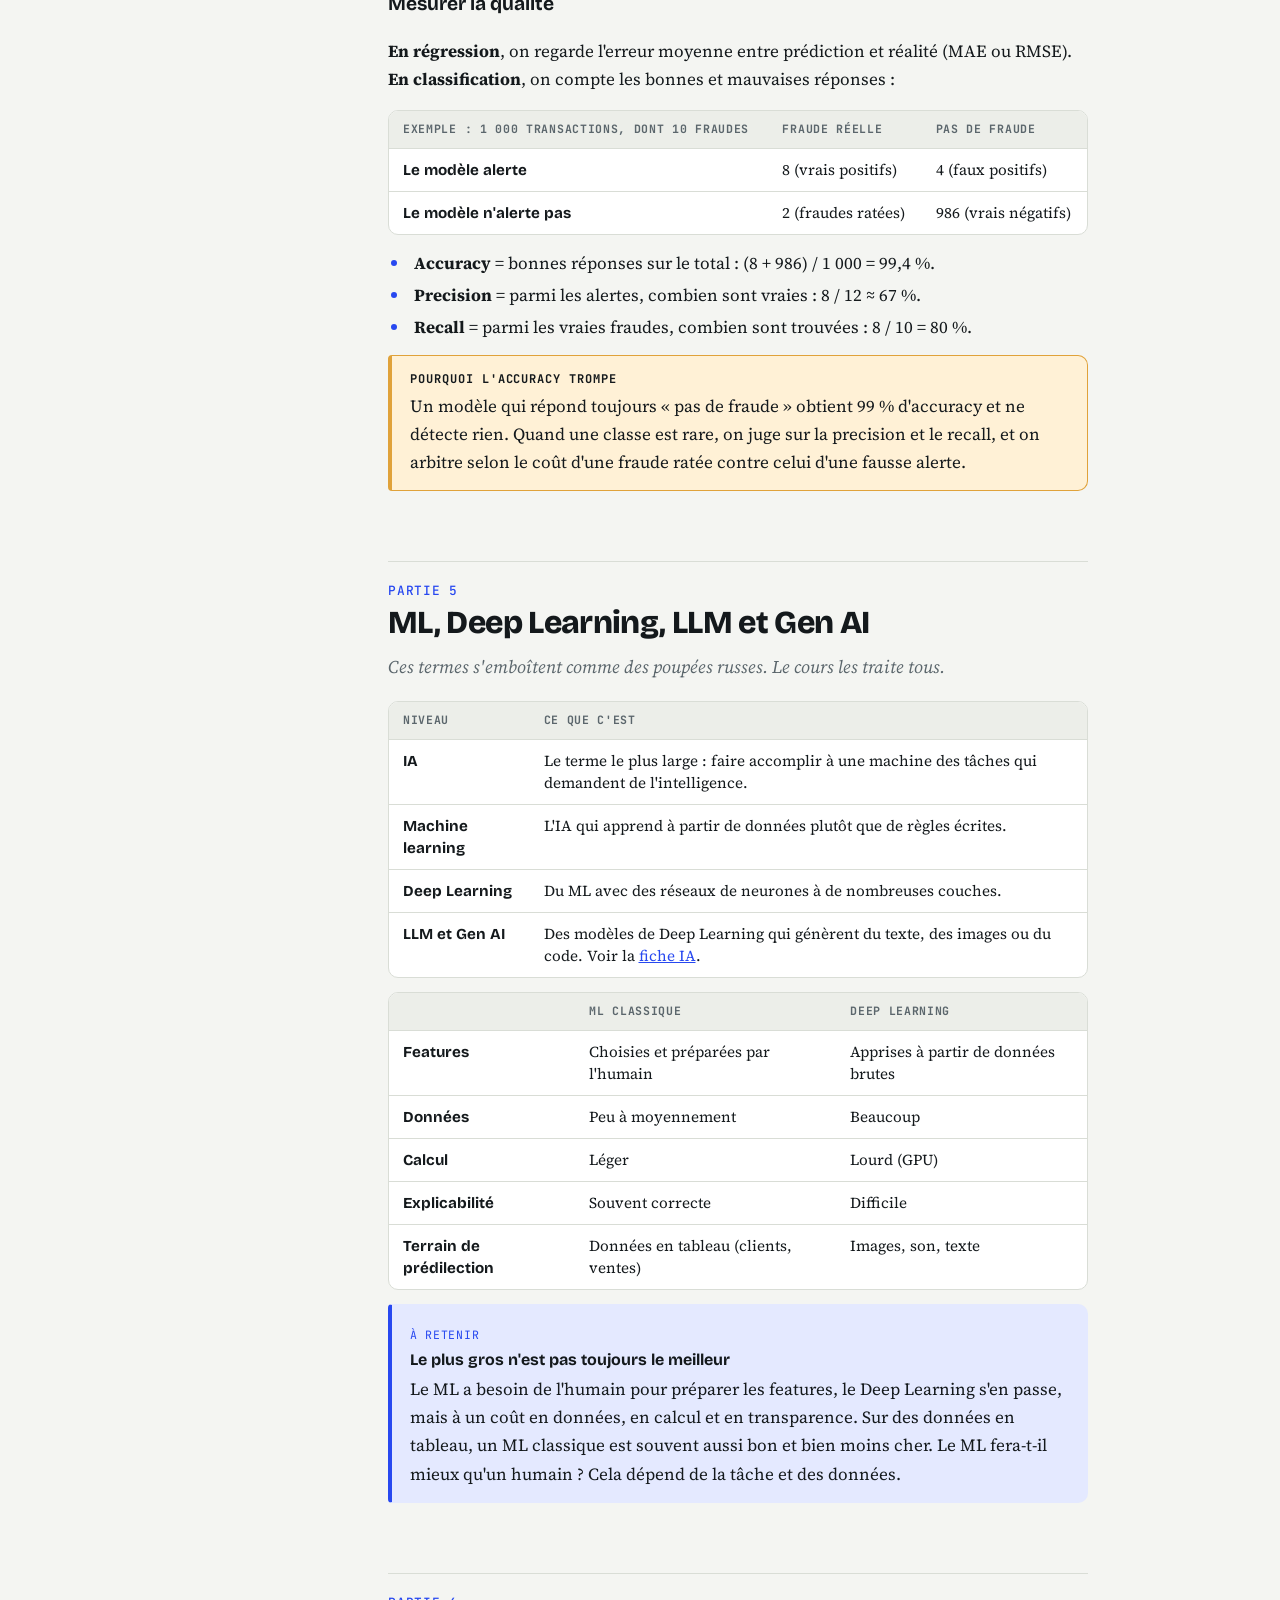
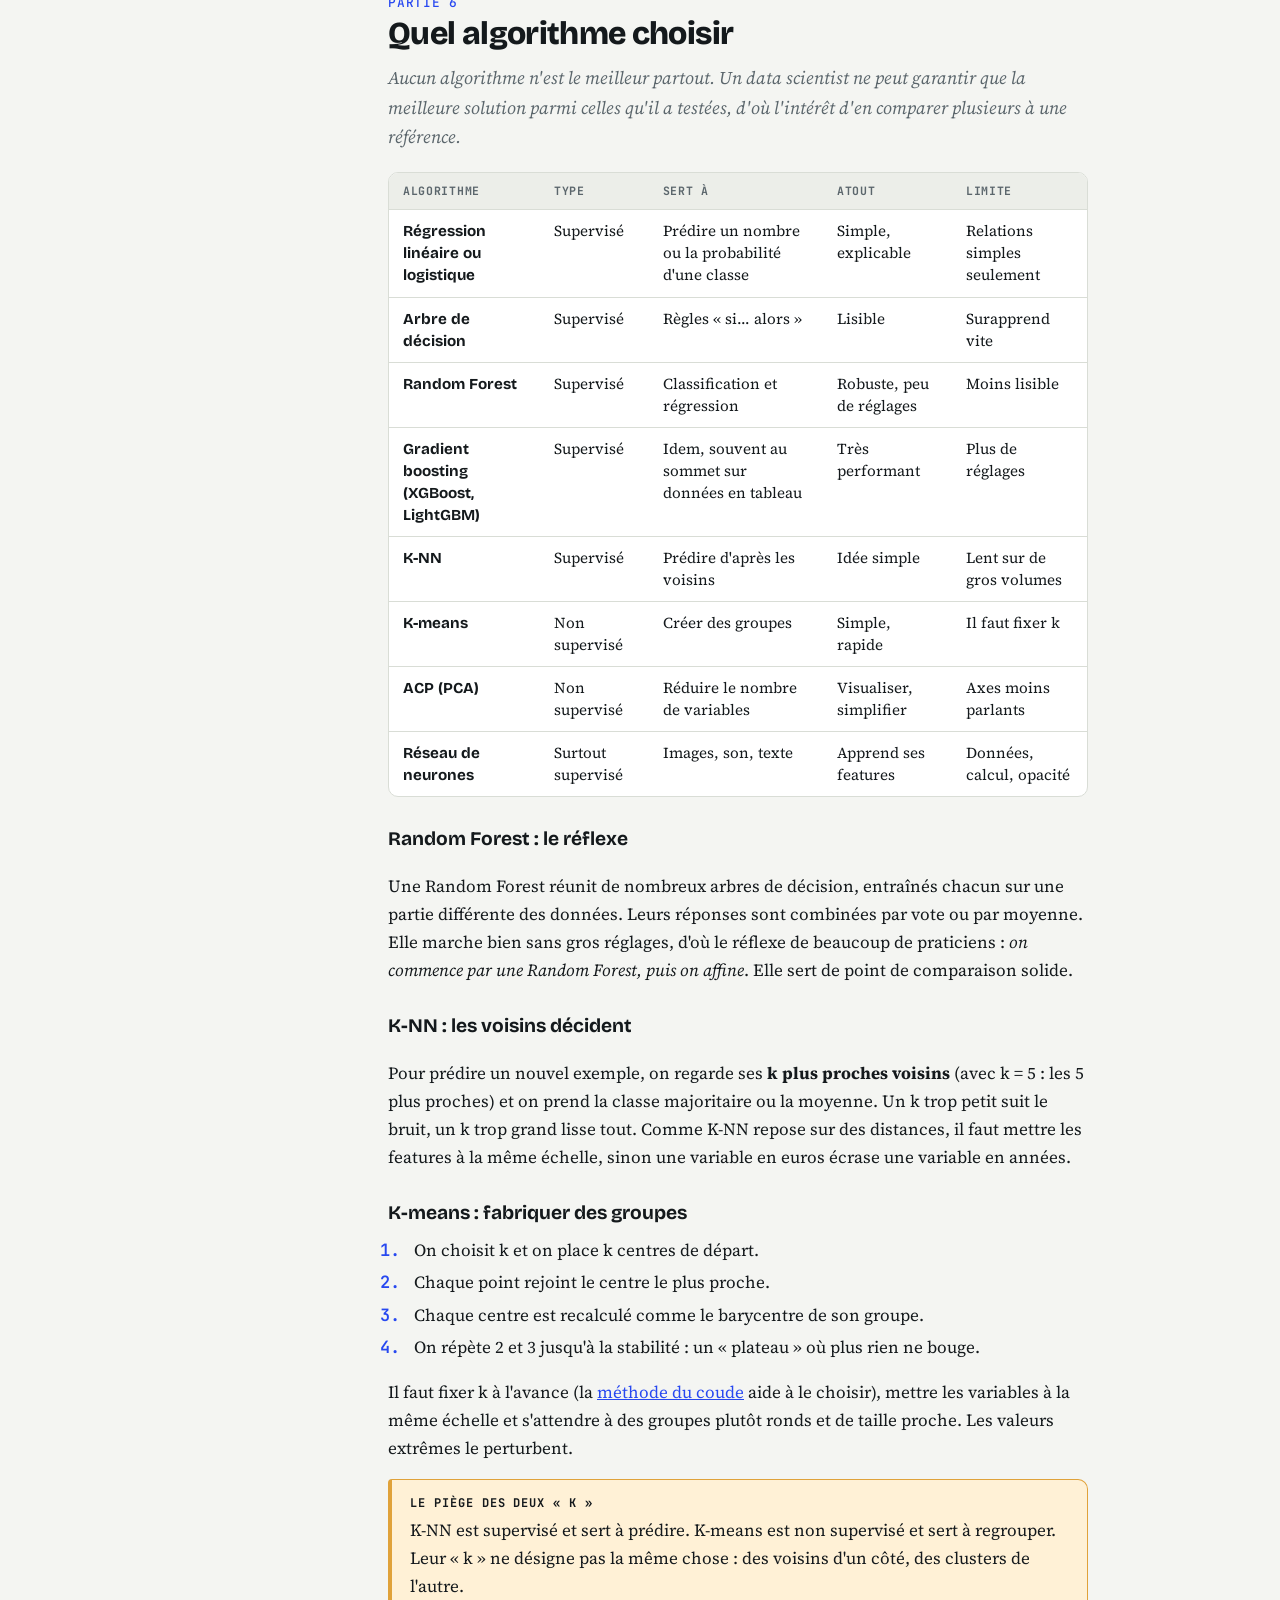
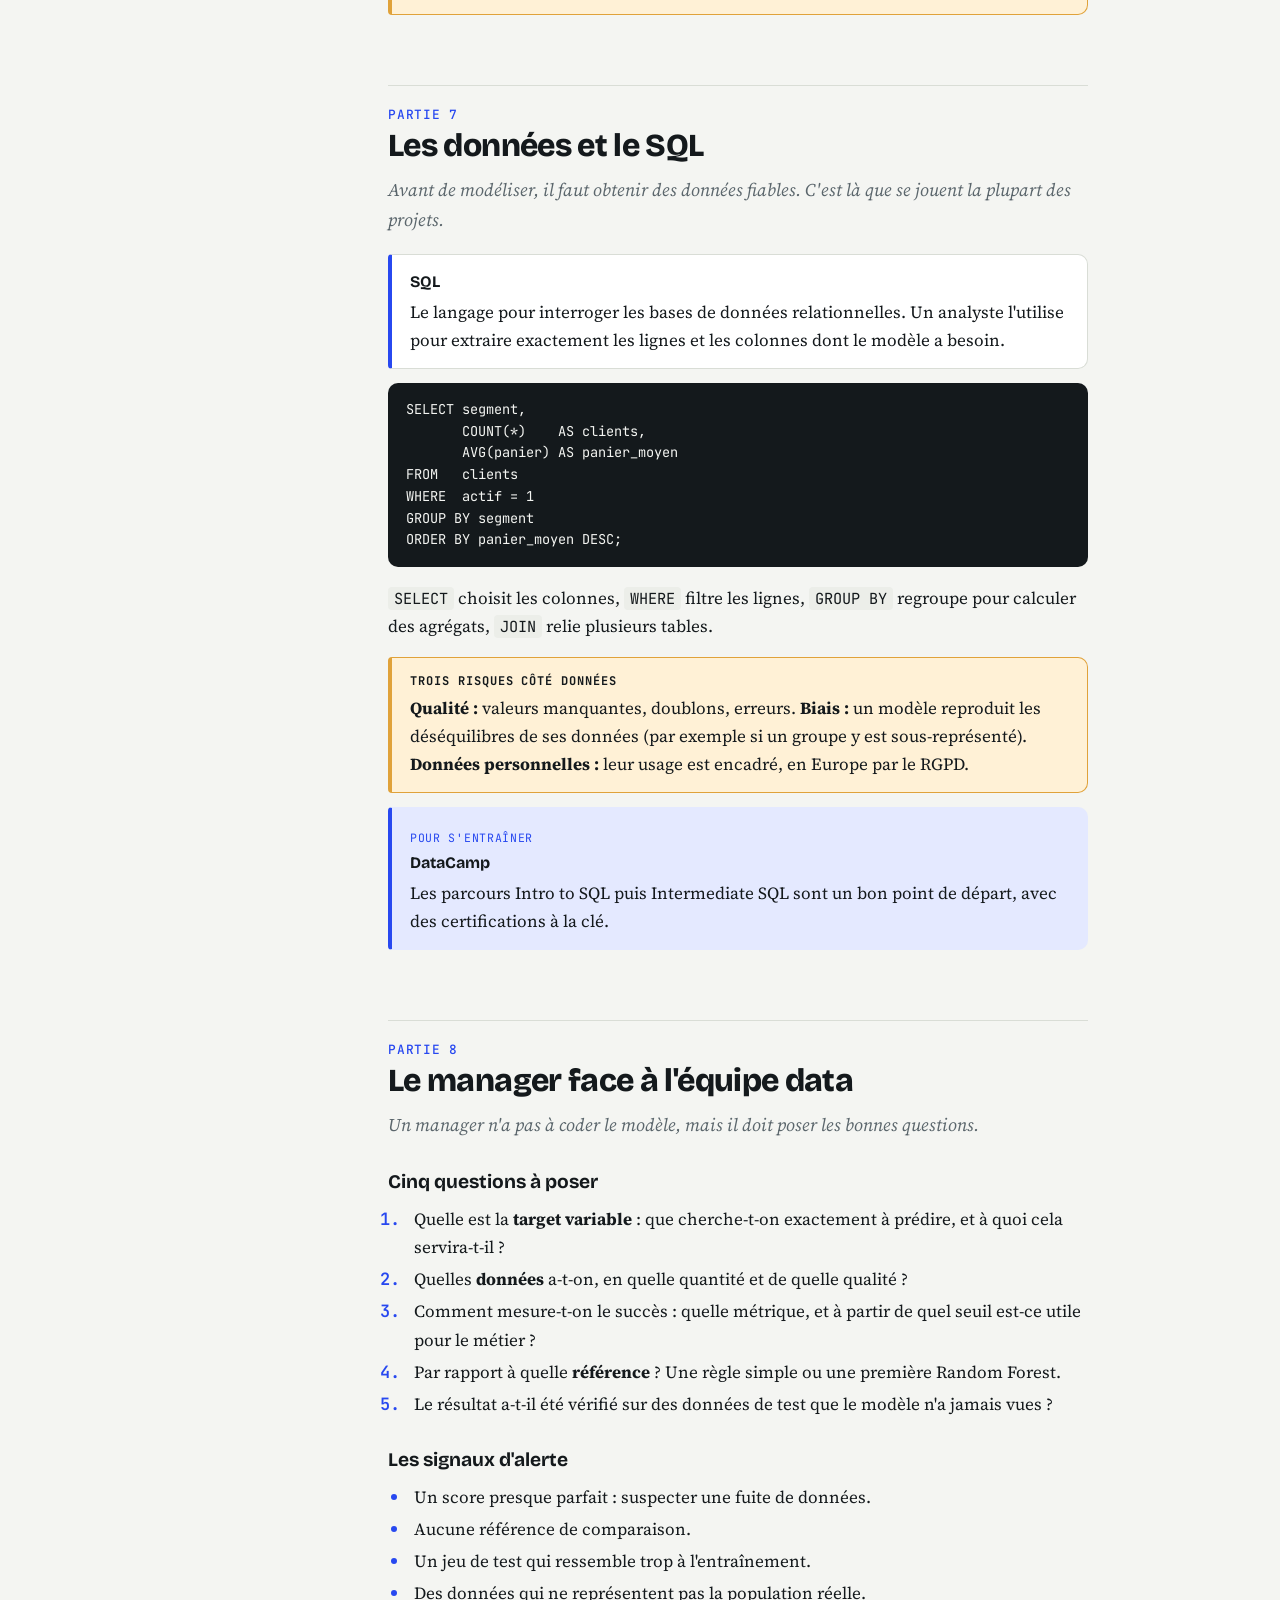
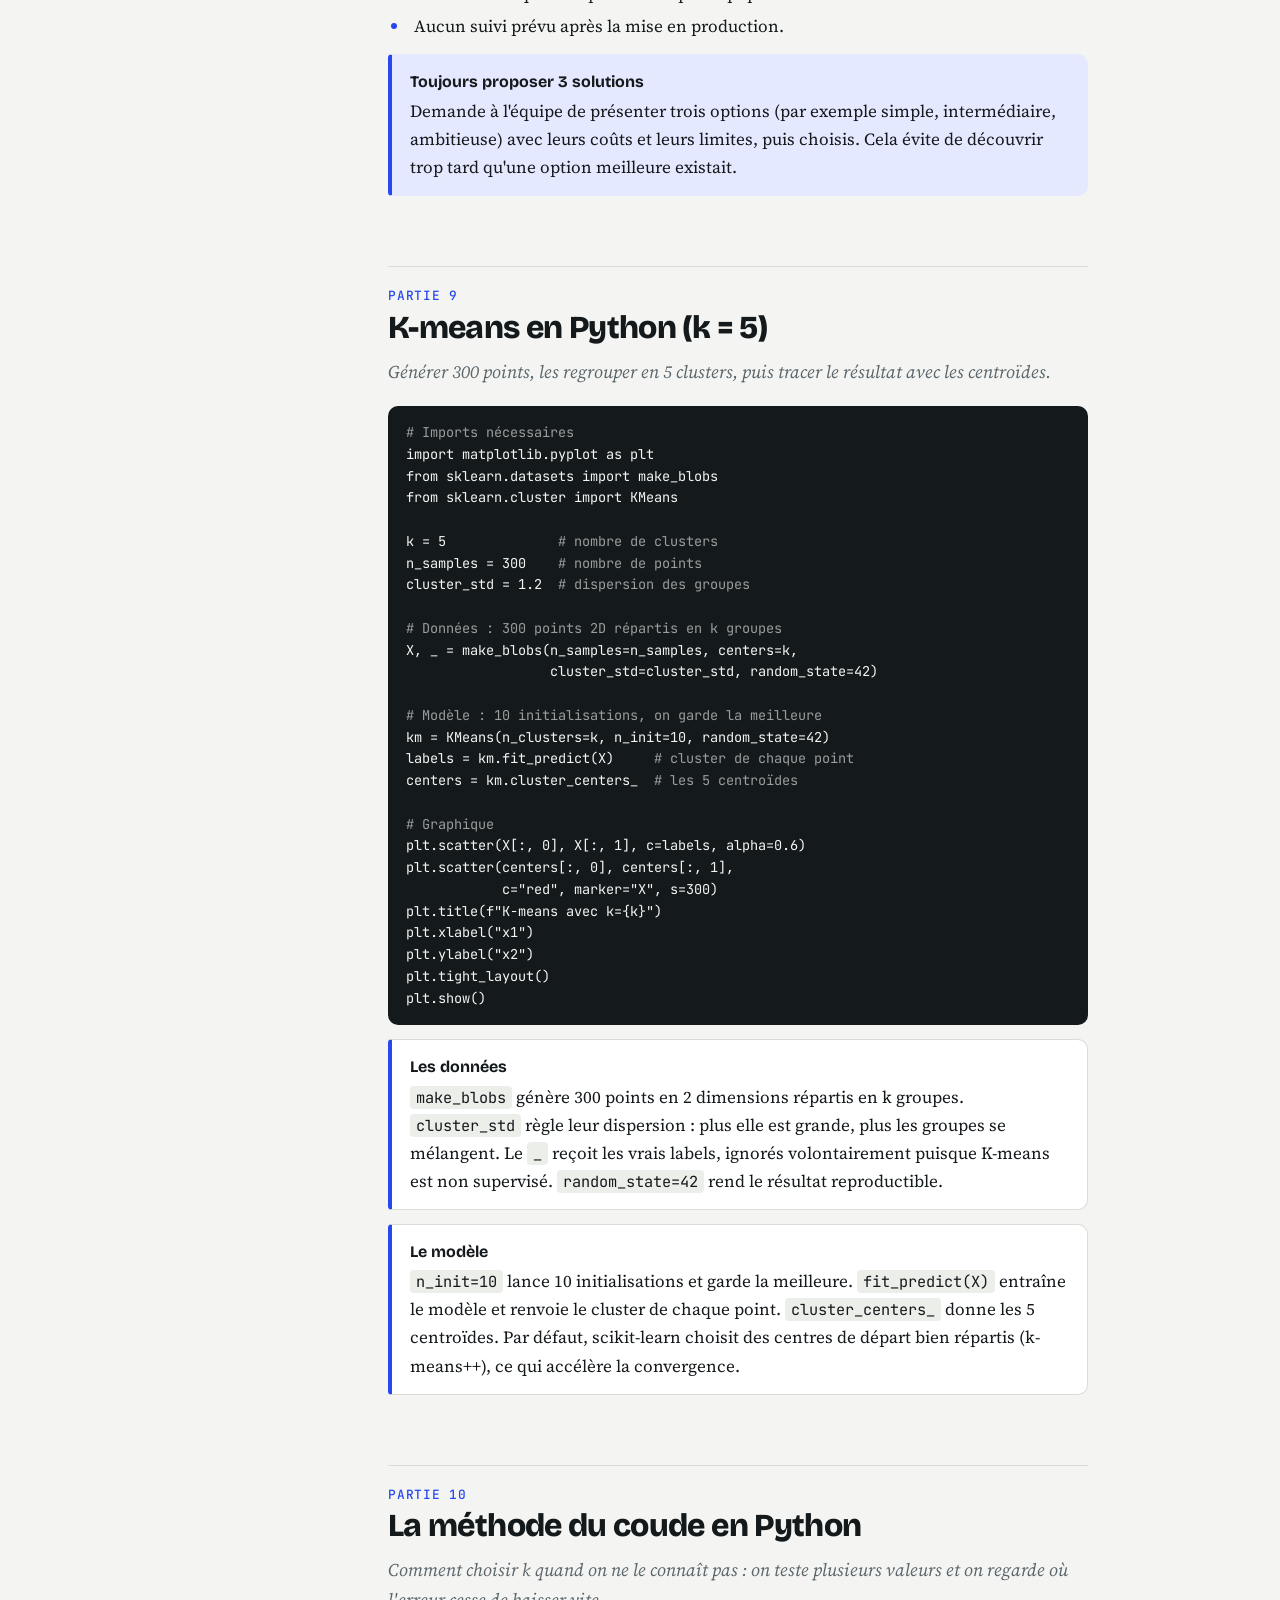
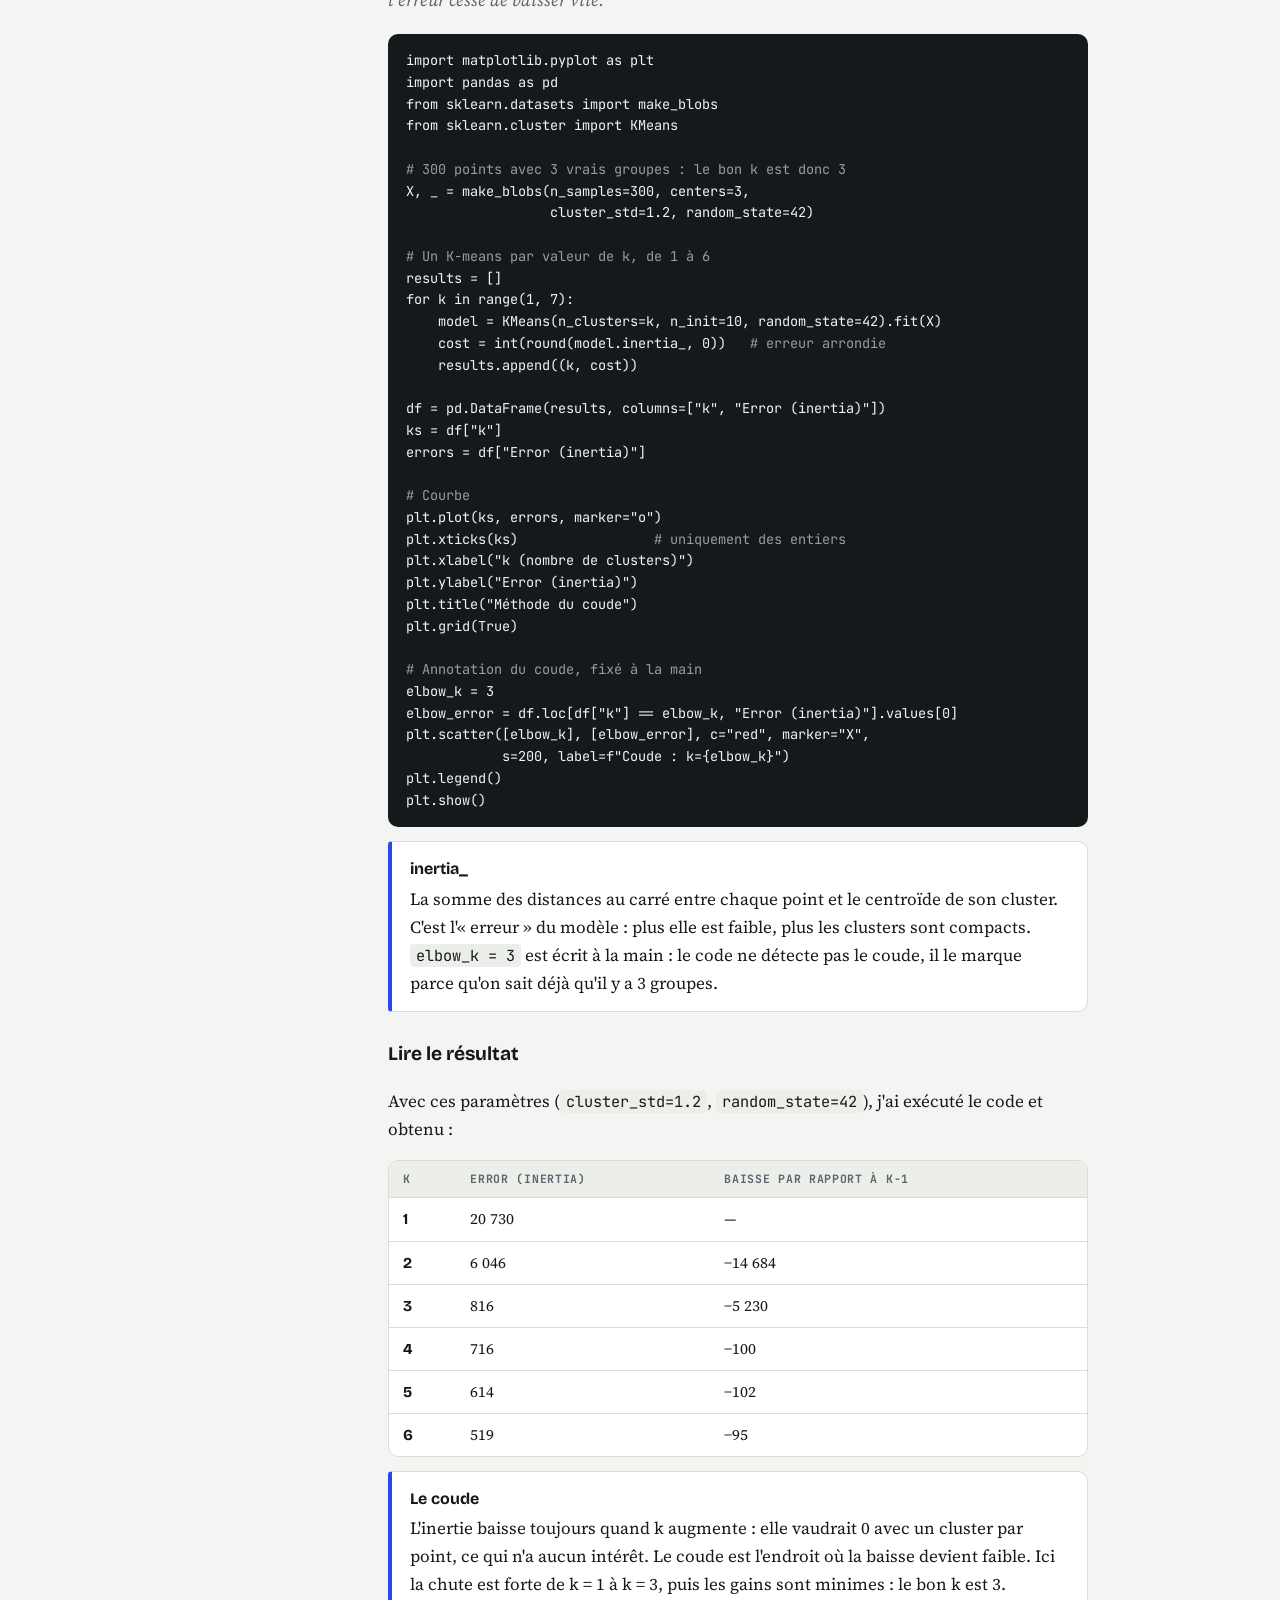
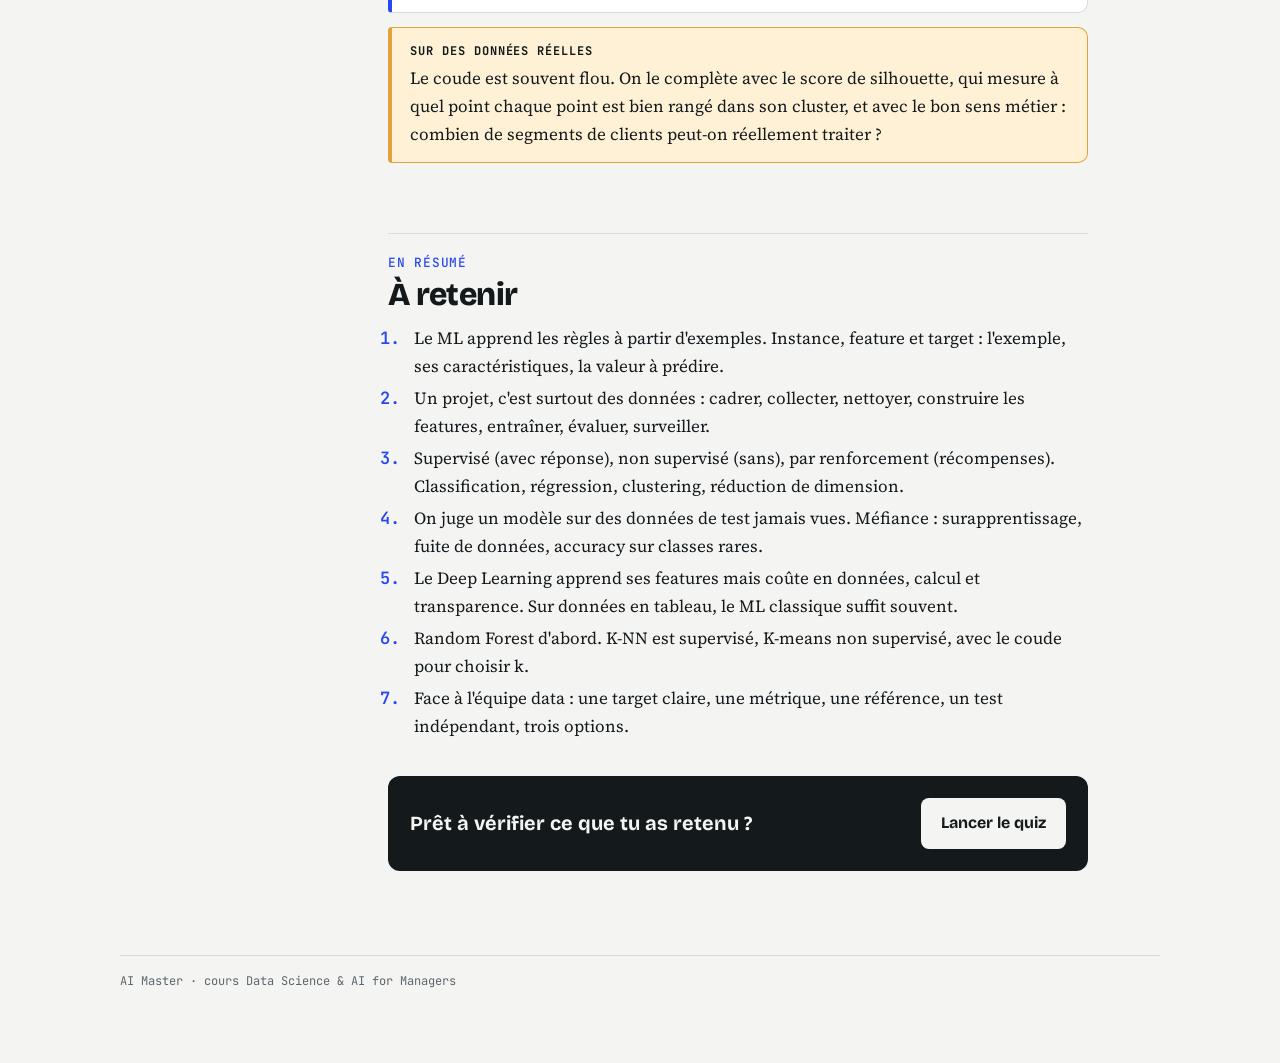
<file: data.html>
<!doctype html>
<html lang="fr">
<head>
  <meta charset="utf-8">
  <meta name="viewport" content="width=device-width, initial-scale=1">
  <title>AI Master – Data Science</title>
  <meta name="description" content="Cours Data Science & AI for Managers : machine learning, types d'apprentissage, algorithmes et SQL.">
  <link rel="preconnect" href="https://fonts.googleapis.com">
  <link rel="preconnect" href="https://fonts.gstatic.com" crossorigin>
  <link rel="stylesheet" href="https://fonts.googleapis.com/css2?family=Bricolage+Grotesque:wght@500;600;700;800&family=JetBrains+Mono:wght@400;500;600&family=Source+Serif+4:ital,wght@0,400;0,600;1,400&display=swap">
  <link rel="stylesheet" href="style.css">
</head>
<body>
<div class="shell">
  <header class="top">
    <a class="brand" href="index.html">AI<b>Master</b></a>
    <a class="tab" href="index.html">Fiche IA</a>
    <a class="tab" href="skills.html">Skills</a>
    <a class="tab" href="data.html" aria-current="page">Data Science</a>
    <a class="tab" href="game.html">Le quiz</a>
  </header>

  <div class="hero">
    <p class="eyebrow">Cours · Data Science &amp; AI for Managers</p>
    <h1>Data Science et IA pour managers : comprendre le <em>machine learning</em></h1>
    <p class="sub">Ce que doit savoir un manager pour parler à une équipe data : comment un projet de ML se déroule, comment juger un modèle, quel algorithme pour quel problème, et les pièges à repérer.</p>
    <div class="actions">
      <a class="btn" href="#s4">Juger un modèle</a>
      <a class="btn alt" href="game.html">Faire le quiz</a>
    </div>
  </div>

  <div class="layout">
    <nav class="toc" aria-label="Sommaire">
      <p>Sommaire</p>
      <ol>
        <li><a href="#s1">1. Le ML en une page</a></li>
        <li><a href="#s2">2. Un projet ML, étape par étape</a></li>
        <li><a href="#s3">3. Trois apprentissages, cinq problèmes</a></li>
        <li><a href="#s4">4. Entraîner et juger un modèle</a></li>
        <li><a href="#s5">5. ML, Deep Learning, LLM</a></li>
        <li><a href="#s6">6. Quel algorithme choisir</a></li>
        <li><a href="#s7">7. Les données et le SQL</a></li>
        <li><a href="#s8">8. Le manager face à l'équipe data</a></li>
        <li><a href="#s9">9. K-means en Python</a></li>
        <li><a href="#s10">10. La méthode du coude</a></li>
        <li><a href="#recap">En résumé</a></li>
      </ol>
    </nav>

    <main class="doc">

      <section id="s1">
        <h2><span class="n">PARTIE 1</span>Le machine learning en une page</h2>
        <p class="lead">Au lieu d'écrire des règles à la main, on montre des exemples à un algorithme et il en tire lui-même les règles.</p>
        <div class="tbl"><table>
          <thead><tr><th></th><th>Programmation classique</th><th>Machine learning (ML)</th></tr></thead>
          <tbody>
            <tr><td>Logique</td><td>Rule-based : des règles écrites par un humain</td><td>Learning-based : des règles apprises sur des données</td></tr>
            <tr><td>Raisonnement</td><td>Déductif : du général au cas particulier</td><td>Inductif : des cas particuliers au général</td></tr>
            <tr><td>On fournit</td><td>Des données et des règles</td><td>Des données et les réponses attendues</td></tr>
            <tr><td>On obtient</td><td>Des réponses</td><td>Un modèle, c'est-à-dire des règles</td></tr>
            <tr><td>Convient quand</td><td>Les règles sont connues et stables (calcul d'une taxe)</td><td>Les règles sont trop complexes à écrire mais les exemples abondent (repérer une fraude)</td></tr>
          </tbody>
        </table></div>
        <div class="box"><span class="term">L'objectif du ML</span><p>Prédire une valeur à partir d'autres valeurs qui lui sont corrélées. Sous le capot, les données sont transformées en vecteurs de nombres, que les algorithmes manipulent pour prédire, calculer et optimiser.</p></div>
        <div class="box"><span class="term">Le vocabulaire de base</span><p>Une <b>instance</b> est un exemple (une ligne de données). Une <b>feature</b> est une caractéristique de cet exemple. La <b>target variable</b> est la valeur qu'on veut prédire.</p></div>
        <div class="tbl"><table>
          <thead><tr><th>Exemple</th><th>Instance</th><th>Features</th><th>Target</th></tr></thead>
          <tbody>
            <tr><td>Prix d'un logement</td><td>Un appartement</td><td>Surface, quartier, étage</td><td>Le prix</td></tr>
            <tr><td>Départ d'un client</td><td>Un client</td><td>Ancienneté, achats, réclamations</td><td>Parti ou resté</td></tr>
          </tbody>
        </table></div>
      </section>

      <section id="s2">
        <h2><span class="n">PARTIE 2</span>Un projet ML, étape par étape</h2>
        <p class="lead">Le modèle n'est qu'une étape. La plupart du temps passe dans les données.</p>
        <ol class="steps">
          <li><b>Cadrer le problème métier.</b> Que veut-on décider ou prédire, et à quoi servira le résultat ? On en déduit la target.</li>
          <li><b>Collecter les données.</b> Souvent avec du SQL, depuis des bases de données.</li>
          <li><b>Nettoyer.</b> Valeurs manquantes, doublons, erreurs de saisie, valeurs aberrantes.</li>
          <li><b>Construire les features.</b> Choisir et transformer les variables utiles (une date devient « jour de la semaine »).</li>
          <li><b>Séparer les données</b> en jeux d'entraînement et de test.</li>
          <li><b>Entraîner</b> plusieurs modèles et régler leurs paramètres.</li>
          <li><b>Évaluer</b> sur le jeu de test et comparer à une référence simple.</li>
          <li><b>Déployer et surveiller.</b> Le monde change : un modèle qui était bon peut se dégrader (on parle de dérive des données).</li>
        </ol>
        <div class="box link"><span class="tag">À retenir</span><span class="term">Garbage in, garbage out</span><p>Des données mauvaises ou biaisées donnent un modèle mauvais ou biaisé, quelle que soit la sophistication de l'algorithme.</p></div>
      </section>

      <section id="s3">
        <h2><span class="n">PARTIE 3</span>Trois apprentissages, cinq problèmes types</h2>
        <p class="lead">Ce qu'on donne à la machine pour apprendre détermine la famille d'algorithmes.</p>
        <div class="cols">
          <div class="col"><span class="tag">① Supervised</span><b>Supervisé</b>
            <p><b>Exemples avec la réponse (target).</b></p>
            <p>C'est le plus simple et le plus utilisé en entreprise, car la tâche est claire et on peut mesurer l'erreur.</p>
            <p>Ex. : classification, régression.</p></div>
          <div class="col"><span class="tag">② Unsupervised</span><b>Non supervisé</b>
            <p><b>Des données sans réponse.</b></p>
            <p>Plus difficile à juger : sans target, il n'existe pas de « bonne réponse » pour vérifier le résultat.</p>
            <p>Ex. : clustering, réduction de dimension.</p></div>
          <div class="col"><span class="tag">③ Reinforcement</span><b>Par renforcement</b>
            <p><b>Un agent qui agit et reçoit des récompenses.</b></p>
            <p>Il apprend par essais et erreurs la meilleure stratégie.</p>
            <p>Ex. : jeux, robotique, pilotage.</p></div>
        </div>
        <div class="tbl"><table>
          <thead><tr><th>Question métier</th><th>Type de problème</th><th>Apprentissage</th></tr></thead>
          <tbody>
            <tr><td>Ce client va-t-il partir ?</td><td>Classification : prédire une catégorie</td><td>Supervisé</td></tr>
            <tr><td>Cette transaction est-elle une fraude ?</td><td>Classification</td><td>Supervisé</td></tr>
            <tr><td>Quel prix pour ce logement ? Quelle demande le mois prochain ?</td><td>Régression : prédire un nombre</td><td>Supervisé</td></tr>
            <tr><td>Quels segments de clients ?</td><td>Clustering : regrouper ce qui se ressemble</td><td>Non supervisé</td></tr>
            <tr><td>Comment résumer 200 variables en 5 ?</td><td>Réduction de dimension (par exemple l'ACP)</td><td>Non supervisé</td></tr>
            <tr><td>Comment piloter au mieux la consommation d'énergie d'un bâtiment ?</td><td>Prédire la consommation, puis optimiser le pilotage</td><td>Supervisé, parfois par renforcement</td></tr>
          </tbody>
        </table></div>
      </section>

      <section id="s4">
        <h2><span class="n">PARTIE 4</span>Entraîner et juger un modèle</h2>
        <p class="lead">Un modèle ne vaut que par ce qu'il fait sur des données qu'il n'a jamais vues.</p>

        <h3>Séparer les données</h3>
        <div class="split" role="img" aria-label="70 % de données d'entraînement, 30 % de données de test">
          <div class="a">Train · 70 %</div><div class="b">Test · 30 %</div>
        </div>
        <p>Le modèle apprend sur le jeu d'entraînement (<i>train</i>). On le note ensuite sur le jeu de test, qu'il n'a jamais vu. Les proportions 70/30 ou 80/20 sont courantes. Dans les projets sérieux, on ajoute souvent un jeu de <b>validation</b> pour régler le modèle, et on ne touche au jeu de test qu'une seule fois, à la fin.</p>

        <h3>Apprendre = réduire l'erreur</h3>
        <div class="box"><span class="term">Fonction de coût (cost function)</span><p>Elle mesure l'écart entre ce que le modèle prédit et la vraie valeur. L'entraînement consiste à ajuster les paramètres du modèle pour rendre cet écart le plus petit possible, par petites corrections successives (la descente de gradient).</p></div>
        <div class="box"><span class="term">Paramètres et hyperparamètres</span><p>Les <b>paramètres</b> sont appris par le modèle pendant l'entraînement. Les <b>hyperparamètres</b> sont choisis par l'humain avant : le k de K-NN ou de K-means, le nombre d'arbres d'une forêt.</p></div>

        <h3>Les deux pièges</h3>
        <div class="box check"><span class="tag">Overfitting</span><span class="term">Surapprentissage</span><p>Le modèle apprend les données d'entraînement par cœur, bruit compris. Très bon sur le train, mauvais sur le test. C'est l'alerte numéro un.</p></div>
        <div class="box"><span class="tag">Underfitting</span><span class="term">Sous-apprentissage</span><p>Le modèle est trop simple et rate même les données d'entraînement.</p></div>
        <div class="box check"><span class="tag">Data leakage</span><span class="term">Fuite de données</span><p>Une information qui ne serait pas disponible au moment de la vraie décision se glisse dans les features (par exemple « résiliation confirmée » pour prédire la résiliation). Les résultats paraissent excellents, et s'effondrent en production. Un score trop beau doit éveiller les soupçons.</p></div>
        <div class="box link"><span class="tag">En pratique</span><span class="term">Validation croisée</span><p>On découpe l'entraînement en plusieurs parts et on tourne : chaque part sert à son tour de validation. L'estimation de la qualité est plus fiable qu'avec un seul découpage.</p></div>

        <h3>Mesurer la qualité</h3>
        <p><b>En régression</b>, on regarde l'erreur moyenne entre prédiction et réalité (MAE ou RMSE). <b>En classification</b>, on compte les bonnes et mauvaises réponses :</p>
        <div class="tbl"><table>
          <thead><tr><th>Exemple : 1 000 transactions, dont 10 fraudes</th><th>Fraude réelle</th><th>Pas de fraude</th></tr></thead>
          <tbody>
            <tr><td>Le modèle alerte</td><td>8 (vrais positifs)</td><td>4 (faux positifs)</td></tr>
            <tr><td>Le modèle n'alerte pas</td><td>2 (fraudes ratées)</td><td>986 (vrais négatifs)</td></tr>
          </tbody>
        </table></div>
        <ul>
          <li><b>Accuracy</b> = bonnes réponses sur le total : (8 + 986) / 1 000 = 99,4 %.</li>
          <li><b>Precision</b> = parmi les alertes, combien sont vraies : 8 / 12 ≈ 67 %.</li>
          <li><b>Recall</b> = parmi les vraies fraudes, combien sont trouvées : 8 / 10 = 80 %.</li>
        </ul>
        <div class="box check"><span class="term">Pourquoi l'accuracy trompe</span><p>Un modèle qui répond toujours « pas de fraude » obtient 99 % d'accuracy et ne détecte rien. Quand une classe est rare, on juge sur la precision et le recall, et on arbitre selon le coût d'une fraude ratée contre celui d'une fausse alerte.</p></div>
      </section>

      <section id="s5">
        <h2><span class="n">PARTIE 5</span>ML, Deep Learning, LLM et Gen AI</h2>
        <p class="lead">Ces termes s'emboîtent comme des poupées russes. Le cours les traite tous.</p>
        <div class="tbl"><table>
          <thead><tr><th>Niveau</th><th>Ce que c'est</th></tr></thead>
          <tbody>
            <tr><td>IA</td><td>Le terme le plus large : faire accomplir à une machine des tâches qui demandent de l'intelligence.</td></tr>
            <tr><td>Machine learning</td><td>L'IA qui apprend à partir de données plutôt que de règles écrites.</td></tr>
            <tr><td>Deep Learning</td><td>Du ML avec des réseaux de neurones à de nombreuses couches.</td></tr>
            <tr><td>LLM et Gen AI</td><td>Des modèles de Deep Learning qui génèrent du texte, des images ou du code. Voir la <a href="index.html">fiche IA</a>.</td></tr>
          </tbody>
        </table></div>
        <div class="tbl"><table>
          <thead><tr><th></th><th>ML classique</th><th>Deep Learning</th></tr></thead>
          <tbody>
            <tr><td>Features</td><td>Choisies et préparées par l'humain</td><td>Apprises à partir de données brutes</td></tr>
            <tr><td>Données</td><td>Peu à moyennement</td><td>Beaucoup</td></tr>
            <tr><td>Calcul</td><td>Léger</td><td>Lourd (GPU)</td></tr>
            <tr><td>Explicabilité</td><td>Souvent correcte</td><td>Difficile</td></tr>
            <tr><td>Terrain de prédilection</td><td>Données en tableau (clients, ventes)</td><td>Images, son, texte</td></tr>
          </tbody>
        </table></div>
        <div class="box link"><span class="tag">À retenir</span><span class="term">Le plus gros n'est pas toujours le meilleur</span><p>Le ML a besoin de l'humain pour préparer les features, le Deep Learning s'en passe, mais à un coût en données, en calcul et en transparence. Sur des données en tableau, un ML classique est souvent aussi bon et bien moins cher. Le ML fera-t-il mieux qu'un humain ? Cela dépend de la tâche et des données.</p></div>
      </section>

      <section id="s6">
        <h2><span class="n">PARTIE 6</span>Quel algorithme choisir</h2>
        <p class="lead">Aucun algorithme n'est le meilleur partout. Un data scientist ne peut garantir que la meilleure solution parmi celles qu'il a testées, d'où l'intérêt d'en comparer plusieurs à une référence.</p>
        <div class="tbl"><table>
          <thead><tr><th>Algorithme</th><th>Type</th><th>Sert à</th><th>Atout</th><th>Limite</th></tr></thead>
          <tbody>
            <tr><td>Régression linéaire ou logistique</td><td>Supervisé</td><td>Prédire un nombre ou la probabilité d'une classe</td><td>Simple, explicable</td><td>Relations simples seulement</td></tr>
            <tr><td>Arbre de décision</td><td>Supervisé</td><td>Règles « si… alors »</td><td>Lisible</td><td>Surapprend vite</td></tr>
            <tr><td>Random Forest</td><td>Supervisé</td><td>Classification et régression</td><td>Robuste, peu de réglages</td><td>Moins lisible</td></tr>
            <tr><td>Gradient boosting (XGBoost, LightGBM)</td><td>Supervisé</td><td>Idem, souvent au sommet sur données en tableau</td><td>Très performant</td><td>Plus de réglages</td></tr>
            <tr><td>K-NN</td><td>Supervisé</td><td>Prédire d'après les voisins</td><td>Idée simple</td><td>Lent sur de gros volumes</td></tr>
            <tr><td>K-means</td><td>Non supervisé</td><td>Créer des groupes</td><td>Simple, rapide</td><td>Il faut fixer k</td></tr>
            <tr><td>ACP (PCA)</td><td>Non supervisé</td><td>Réduire le nombre de variables</td><td>Visualiser, simplifier</td><td>Axes moins parlants</td></tr>
            <tr><td>Réseau de neurones</td><td>Surtout supervisé</td><td>Images, son, texte</td><td>Apprend ses features</td><td>Données, calcul, opacité</td></tr>
          </tbody>
        </table></div>

        <h3>Random Forest : le réflexe</h3>
        <p>Une Random Forest réunit de nombreux arbres de décision, entraînés chacun sur une partie différente des données. Leurs réponses sont combinées par vote ou par moyenne. Elle marche bien sans gros réglages, d'où le réflexe de beaucoup de praticiens : <i>on commence par une Random Forest, puis on affine</i>. Elle sert de point de comparaison solide.</p>

        <h3>K-NN : les voisins décident</h3>
        <p>Pour prédire un nouvel exemple, on regarde ses <b>k plus proches voisins</b> (avec k = 5 : les 5 plus proches) et on prend la classe majoritaire ou la moyenne. Un k trop petit suit le bruit, un k trop grand lisse tout. Comme K-NN repose sur des distances, il faut mettre les features à la même échelle, sinon une variable en euros écrase une variable en années.</p>

        <h3>K-means : fabriquer des groupes</h3>
        <ol class="steps">
          <li>On choisit k et on place k centres de départ.</li>
          <li>Chaque point rejoint le centre le plus proche.</li>
          <li>Chaque centre est recalculé comme le barycentre de son groupe.</li>
          <li>On répète 2 et 3 jusqu'à la stabilité : un « plateau » où plus rien ne bouge.</li>
        </ol>
        <p>Il faut fixer k à l'avance (la <a href="#s10">méthode du coude</a> aide à le choisir), mettre les variables à la même échelle et s'attendre à des groupes plutôt ronds et de taille proche. Les valeurs extrêmes le perturbent.</p>

        <div class="box check"><span class="term">Le piège des deux « K »</span><p>K-NN est supervisé et sert à prédire. K-means est non supervisé et sert à regrouper. Leur « k » ne désigne pas la même chose : des voisins d'un côté, des clusters de l'autre.</p></div>
      </section>

      <section id="s7">
        <h2><span class="n">PARTIE 7</span>Les données et le SQL</h2>
        <p class="lead">Avant de modéliser, il faut obtenir des données fiables. C'est là que se jouent la plupart des projets.</p>
        <div class="box"><span class="term">SQL</span><p>Le langage pour interroger les bases de données relationnelles. Un analyste l'utilise pour extraire exactement les lignes et les colonnes dont le modèle a besoin.</p></div>
        <pre>SELECT segment,
       COUNT(*)    AS clients,
       AVG(panier) AS panier_moyen
FROM   clients
WHERE  actif = 1
GROUP BY segment
ORDER BY panier_moyen DESC;</pre>
        <p><code>SELECT</code> choisit les colonnes, <code>WHERE</code> filtre les lignes, <code>GROUP BY</code> regroupe pour calculer des agrégats, <code>JOIN</code> relie plusieurs tables.</p>
        <div class="box check"><span class="term">Trois risques côté données</span><p><b>Qualité :</b> valeurs manquantes, doublons, erreurs. <b>Biais :</b> un modèle reproduit les déséquilibres de ses données (par exemple si un groupe y est sous-représenté). <b>Données personnelles :</b> leur usage est encadré, en Europe par le RGPD.</p></div>
        <div class="box link"><span class="tag">Pour s'entraîner</span><span class="term">DataCamp</span><p>Les parcours Intro to SQL puis Intermediate SQL sont un bon point de départ, avec des certifications à la clé.</p></div>
      </section>

      <section id="s8">
        <h2><span class="n">PARTIE 8</span>Le manager face à l'équipe data</h2>
        <p class="lead">Un manager n'a pas à coder le modèle, mais il doit poser les bonnes questions.</p>
        <h3>Cinq questions à poser</h3>
        <ol class="steps">
          <li>Quelle est la <b>target variable</b> : que cherche-t-on exactement à prédire, et à quoi cela servira-t-il ?</li>
          <li>Quelles <b>données</b> a-t-on, en quelle quantité et de quelle qualité ?</li>
          <li>Comment mesure-t-on le succès : quelle métrique, et à partir de quel seuil est-ce utile pour le métier ?</li>
          <li>Par rapport à quelle <b>référence</b> ? Une règle simple ou une première Random Forest.</li>
          <li>Le résultat a-t-il été vérifié sur des données de test que le modèle n'a jamais vues ?</li>
        </ol>
        <h3>Les signaux d'alerte</h3>
        <ul>
          <li>Un score presque parfait : suspecter une fuite de données.</li>
          <li>Aucune référence de comparaison.</li>
          <li>Un jeu de test qui ressemble trop à l'entraînement.</li>
          <li>Des données qui ne représentent pas la population réelle.</li>
          <li>Aucun suivi prévu après la mise en production.</li>
        </ul>
        <div class="box link"><span class="term">Toujours proposer 3 solutions</span><p>Demande à l'équipe de présenter trois options (par exemple simple, intermédiaire, ambitieuse) avec leurs coûts et leurs limites, puis choisis. Cela évite de découvrir trop tard qu'une option meilleure existait.</p></div>
      </section>

      <section id="s9">
        <h2><span class="n">PARTIE 9</span>K-means en Python (k = 5)</h2>
        <p class="lead">Générer 300 points, les regrouper en 5 clusters, puis tracer le résultat avec les centroïdes.</p>
        <pre><span class="c"># Imports nécessaires</span>
import matplotlib.pyplot as plt
from sklearn.datasets import make_blobs
from sklearn.cluster import KMeans

k = 5              <span class="c"># nombre de clusters</span>
n_samples = 300    <span class="c"># nombre de points</span>
cluster_std = 1.2  <span class="c"># dispersion des groupes</span>

<span class="c"># Données : 300 points 2D répartis en k groupes</span>
X, _ = make_blobs(n_samples=n_samples, centers=k,
                  cluster_std=cluster_std, random_state=42)

<span class="c"># Modèle : 10 initialisations, on garde la meilleure</span>
km = KMeans(n_clusters=k, n_init=10, random_state=42)
labels = km.fit_predict(X)     <span class="c"># cluster de chaque point</span>
centers = km.cluster_centers_  <span class="c"># les 5 centroïdes</span>

<span class="c"># Graphique</span>
plt.scatter(X[:, 0], X[:, 1], c=labels, alpha=0.6)
plt.scatter(centers[:, 0], centers[:, 1],
            c="red", marker="X", s=300)
plt.title(f"K-means avec k={k}")
plt.xlabel("x1")
plt.ylabel("x2")
plt.tight_layout()
plt.show()</pre>
        <div class="box"><span class="term">Les données</span><p><code>make_blobs</code> génère 300 points en 2 dimensions répartis en k groupes. <code>cluster_std</code> règle leur dispersion : plus elle est grande, plus les groupes se mélangent. Le <code>_</code> reçoit les vrais labels, ignorés volontairement puisque K-means est non supervisé. <code>random_state=42</code> rend le résultat reproductible.</p></div>
        <div class="box"><span class="term">Le modèle</span><p><code>n_init=10</code> lance 10 initialisations et garde la meilleure. <code>fit_predict(X)</code> entraîne le modèle et renvoie le cluster de chaque point. <code>cluster_centers_</code> donne les 5 centroïdes. Par défaut, scikit-learn choisit des centres de départ bien répartis (k-means++), ce qui accélère la convergence.</p></div>
      </section>

      <section id="s10">
        <h2><span class="n">PARTIE 10</span>La méthode du coude en Python</h2>
        <p class="lead">Comment choisir k quand on ne le connaît pas : on teste plusieurs valeurs et on regarde où l'erreur cesse de baisser vite.</p>
        <pre>import matplotlib.pyplot as plt
import pandas as pd
from sklearn.datasets import make_blobs
from sklearn.cluster import KMeans

<span class="c"># 300 points avec 3 vrais groupes : le bon k est donc 3</span>
X, _ = make_blobs(n_samples=300, centers=3,
                  cluster_std=1.2, random_state=42)

<span class="c"># Un K-means par valeur de k, de 1 à 6</span>
results = []
for k in range(1, 7):
    model = KMeans(n_clusters=k, n_init=10, random_state=42).fit(X)
    cost = int(round(model.inertia_, 0))   <span class="c"># erreur arrondie</span>
    results.append((k, cost))

df = pd.DataFrame(results, columns=["k", "Error (inertia)"])
ks = df["k"]
errors = df["Error (inertia)"]

<span class="c"># Courbe</span>
plt.plot(ks, errors, marker="o")
plt.xticks(ks)                 <span class="c"># uniquement des entiers</span>
plt.xlabel("k (nombre de clusters)")
plt.ylabel("Error (inertia)")
plt.title("Méthode du coude")
plt.grid(True)

<span class="c"># Annotation du coude, fixé à la main</span>
elbow_k = 3
elbow_error = df.loc[df["k"] == elbow_k, "Error (inertia)"].values[0]
plt.scatter([elbow_k], [elbow_error], c="red", marker="X",
            s=200, label=f"Coude : k={elbow_k}")
plt.legend()
plt.show()</pre>
        <div class="box"><span class="term">inertia_</span><p>La somme des distances au carré entre chaque point et le centroïde de son cluster. C'est l'« erreur » du modèle : plus elle est faible, plus les clusters sont compacts. <code>elbow_k = 3</code> est écrit à la main : le code ne détecte pas le coude, il le marque parce qu'on sait déjà qu'il y a 3 groupes.</p></div>
        <h3>Lire le résultat</h3>
        <p>Avec ces paramètres (<code>cluster_std=1.2</code>, <code>random_state=42</code>), j'ai exécuté le code et obtenu :</p>
        <div class="tbl"><table>
          <thead><tr><th>k</th><th>Error (inertia)</th><th>Baisse par rapport à k−1</th></tr></thead>
          <tbody>
            <tr><td>1</td><td>20 730</td><td>—</td></tr>
            <tr><td>2</td><td>6 046</td><td>−14 684</td></tr>
            <tr><td>3</td><td>816</td><td>−5 230</td></tr>
            <tr><td>4</td><td>716</td><td>−100</td></tr>
            <tr><td>5</td><td>614</td><td>−102</td></tr>
            <tr><td>6</td><td>519</td><td>−95</td></tr>
          </tbody>
        </table></div>
        <div class="box"><span class="term">Le coude</span><p>L'inertie baisse toujours quand k augmente : elle vaudrait 0 avec un cluster par point, ce qui n'a aucun intérêt. Le coude est l'endroit où la baisse devient faible. Ici la chute est forte de k = 1 à k = 3, puis les gains sont minimes : le bon k est 3.</p></div>
        <div class="box check"><span class="term">Sur des données réelles</span><p>Le coude est souvent flou. On le complète avec le score de silhouette, qui mesure à quel point chaque point est bien rangé dans son cluster, et avec le bon sens métier : combien de segments de clients peut-on réellement traiter ?</p></div>
      </section>

      <section id="recap">
        <h2><span class="n">EN RÉSUMÉ</span>À retenir</h2>
        <ol class="steps">
          <li>Le ML apprend les règles à partir d'exemples. Instance, feature et target : l'exemple, ses caractéristiques, la valeur à prédire.</li>
          <li>Un projet, c'est surtout des données : cadrer, collecter, nettoyer, construire les features, entraîner, évaluer, surveiller.</li>
          <li>Supervisé (avec réponse), non supervisé (sans), par renforcement (récompenses). Classification, régression, clustering, réduction de dimension.</li>
          <li>On juge un modèle sur des données de test jamais vues. Méfiance : surapprentissage, fuite de données, accuracy sur classes rares.</li>
          <li>Le Deep Learning apprend ses features mais coûte en données, calcul et transparence. Sur données en tableau, le ML classique suffit souvent.</li>
          <li>Random Forest d'abord. K-NN est supervisé, K-means non supervisé, avec le coude pour choisir k.</li>
          <li>Face à l'équipe data : une target claire, une métrique, une référence, un test indépendant, trois options.</li>
        </ol>
        <div class="cta-end">
          <b>Prêt à vérifier ce que tu as retenu ?</b>
          <a class="btn" href="game.html">Lancer le quiz</a>
        </div>
      </section>

    </main>
  </div>

  <footer>AI Master · cours Data Science &amp; AI for Managers</footer>
</div>
</body>
</html>
</file>
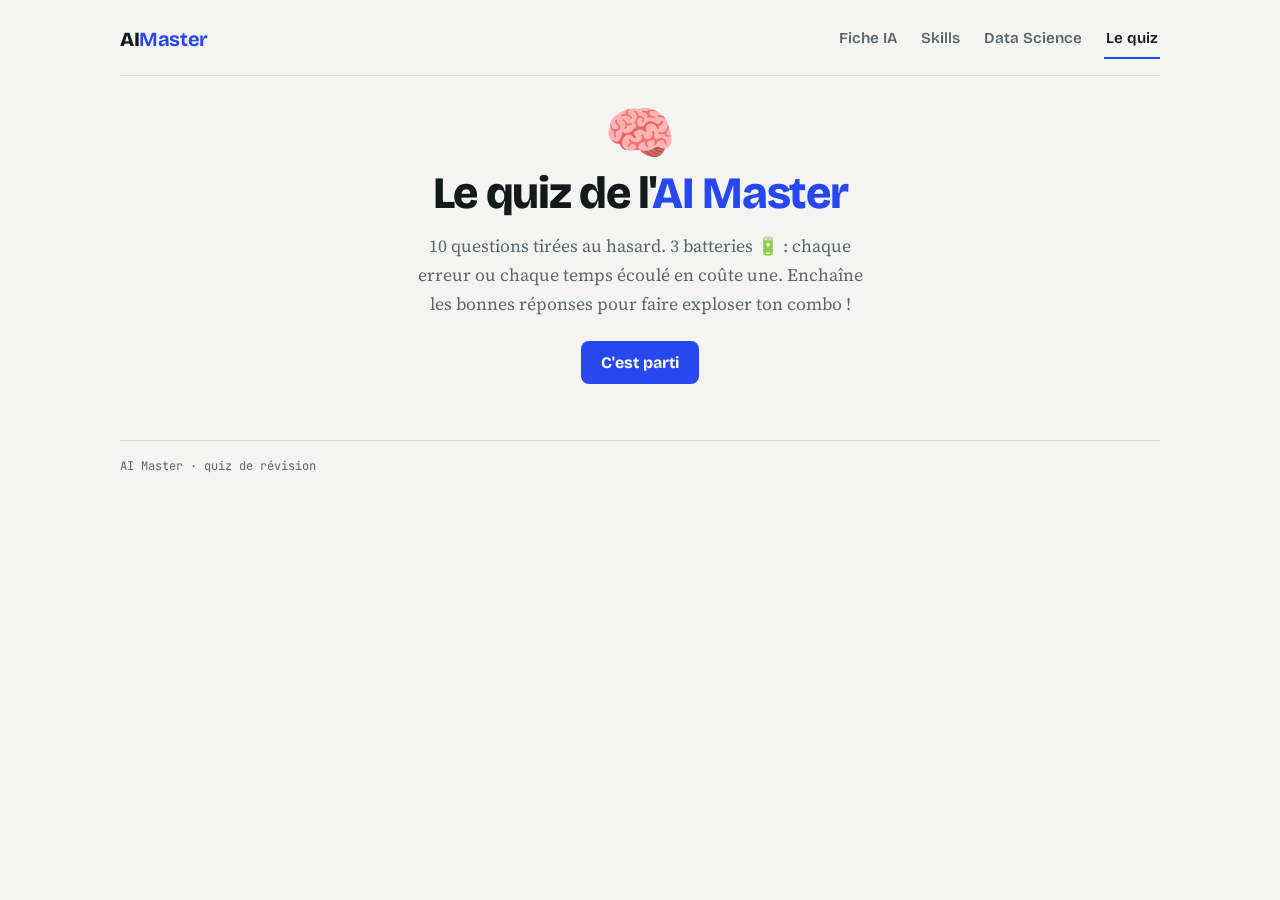
<file: game.html>
<!doctype html>
<html lang="fr">
<head>
  <meta charset="utf-8">
  <meta name="viewport" content="width=device-width, initial-scale=1">
  <title>AI Master – Le Quiz</title>
  <link rel="preconnect" href="https://fonts.googleapis.com">
  <link rel="preconnect" href="https://fonts.gstatic.com" crossorigin>
  <link rel="stylesheet" href="https://fonts.googleapis.com/css2?family=Bricolage+Grotesque:wght@500;600;700;800&family=JetBrains+Mono:wght@400;500;600&family=Source+Serif+4:ital,wght@0,400;0,600;1,400&display=swap">
  <link rel="stylesheet" href="style.css">
</head>
<body>
  <div class="shell">
    <header class="top">
      <a class="brand" href="index.html">AI<b>Master</b></a>
      <a class="tab" href="index.html">Fiche IA</a>
    <a class="tab" href="skills.html">Skills</a>
    <a class="tab" href="data.html">Data Science</a>
    <a class="tab" href="game.html" aria-current="page">Le quiz</a>
    </header>
    <div class="game">

    <!-- Écran d'accueil -->
    <section id="start" class="center">
      <span class="mascot">🤖</span>
      <h1>Le quiz de l'<em>AI Master</em></h1>
      <p class="lead">10 questions tirées au hasard. 3 batteries 🔋 : chaque erreur ou chaque temps écoulé en coûte une. Enchaîne les bonnes réponses pour faire exploser ton combo !</p>
      <div class="actions" style="justify-content:center">
        <button class="btn" id="btn-start">C'est parti</button>
      </div>
      <p class="lead" id="best"></p>
    </section>

    <!-- Jeu -->
    <section id="game" class="hidden">
      <div class="hud">
        <span class="pill" id="hud-q">Question 1/10</span>
        <span class="pill" id="hud-lives">🔋🔋🔋</span>
        <span class="pill" id="hud-combo">🔥 x0</span>
        <span class="pill" id="hud-score">⭐ 0</span>
      </div>
      <div class="timer"><div id="timer-bar"></div></div>
      <div class="qbox" id="qbox">
        <div class="qtype" id="qtype"></div>
        <div class="question" id="question"></div>
        <div class="answers" id="answers"></div>
        <div class="feedback" id="feedback"></div>
      </div>
      <div class="actions" style="justify-content:center">
        <button class="btn hidden" id="btn-next">Suivant →</button>
      </div>
    </section>

    <!-- Fin -->
    <section id="end" class="center hidden">
      <span class="mascot" id="end-mascot">🏆</span>
      <h1 id="end-title"></h1>
      <div class="big" id="end-score"></div>
      <p class="lead" id="end-text"></p>
      <div class="actions" style="justify-content:center">
        <button class="btn" id="btn-again">Rejouer</button>
        <a class="btn alt" href="index.html">Relire la fiche</a>
      </div>
    </section>

    </div>
    <footer>AI Master · quiz de révision</footer>
  </div>

<script>
// ---------- Questions (basées sur la fiche) ----------
// type: "QCM" ou "Vrai / Faux" ; a = index de la bonne réponse
const QUESTIONS = [
  { t: "QCM", q: "Un agent IA, c'est…", o: ["Un LLM en boucle : observer, raisonner, agir avec des outils", "Un LLM qui répond une seule fois", "Une base de données", "Un type de GPU"], a: 0, e: "Agent = LLM en boucle (observer, raisonner, agir) jusqu'à ce que la tâche soit terminée." },
  { t: "QCM", q: "Un texte malveillant lu par l'agent qui lui fait exécuter des ordres s'appelle…", o: ["Un bug de température", "Une prompt injection", "Une compaction", "Un embedding"], a: 1, e: "C'est la prompt injection, un des gros risques des super-agents." },
  { t: "Vrai / Faux", q: "Plus un agent a de permissions, moins il y a de risques.", o: ["Vrai", "Faux"], a: 1, e: "C'est l'inverse : plus de permissions = erreurs en cascade, actions irréversibles, fuites de données." },
  { t: "QCM", q: "MCP (Model Context Protocol) est souvent comparé à…", o: ["Un microscope", "Un USB-C pour l'IA", "Un antivirus", "Un moteur de jeu"], a: 1, e: "MCP, lancé par Anthropic fin 2024, connecte de façon uniforme les applis d'IA aux outils et aux données." },
  { t: "QCM", q: "Selon la thèse « les interfaces vont disparaître », la valeur se déplace vers…", o: ["Les boutons et les menus", "Les données, les règles métier et l'exécution", "Les écrans plus grands", "Les claviers"], a: 1, e: "L'interface (le SaaS) perd en valeur au profit des données, des règles métier et de l'exécution." },
  { t: "QCM", q: "Un token, c'est…", o: ["Un mot de passe", "Un morceau de mot, l'unité de texte du modèle", "Une pièce de monnaie", "Un fichier"], a: 1, e: "En anglais, 1 000 tokens valent environ 750 mots. Les API facturent au token." },
  { t: "Vrai / Faux", q: "Les API d'IA facturent seulement les tokens en sortie.", o: ["Vrai", "Faux"], a: 1, e: "On paie l'entrée ET la sortie, et la sortie coûte souvent plus cher par token." },
  { t: "QCM", q: "Pourquoi un agent consomme-t-il des milliards de tokens ?", o: ["Il relit son contexte à chaque étape, cherche et écrit en boucle", "Il dort beaucoup", "Il télécharge des films", "Il joue aux échecs"], a: 0, e: "Lire, chercher (scraper) et produire : la boucle relit le contexte à chaque étape." },
  { t: "QCM", q: "Quel est souvent le plus gros poste de consommation de tokens d'un agent ?", o: ["Produire la réponse finale", "Scraper et chercher de l'information", "Dire bonjour", "Compter jusqu'à 10"], a: 1, e: "Les pages lues sont longues, donc la recherche pèse lourd." },
  { t: "Vrai / Faux", q: "En général, le français consomme plus de tokens que l'anglais pour un même contenu.", o: ["Vrai", "Faux"], a: 0, e: "Cela dépend du tokenizer, mais le français est généralement plus gourmand que l'anglais." },
  { t: "QCM", q: "La fenêtre de contexte, c'est…", o: ["La fenêtre de ton navigateur", "La mémoire de travail du modèle dans une session", "Le disque dur du modèle", "Un écran de connexion"], a: 1, e: "Tout ce que le modèle peut « avoir sous les yeux » ; hors fenêtre, il ne sait rien." },
  { t: "QCM", q: "Le phénomène « lost in the middle » signifie que…", o: ["Le modèle se perd dans les menus", "Les infos au milieu du contexte sont moins bien retrouvées", "Le modèle oublie son nom", "Les tokens disparaissent"], a: 1, e: "Les modèles exploitent moins bien le milieu d'un long contexte." },
  { t: "QCM", q: "Pour limiter les coûts et la dérive d'un long contexte, on utilise…", o: ["La compaction", "La congélation", "La fragmentation", "La pixellisation"], a: 0, e: "Compaction : le modèle résume la conversation, puis on repart d'un contexte propre." },
  { t: "QCM", q: "Les LLM fonctionnent principalement en…", o: ["Prédisant le token suivant", "Dessinant des arbres de décision", "Simulant la physique", "Lançant des dés au hasard pur"], a: 0, e: "Ils prédisent le token suivant d'après des statistiques apprises sur d'énormes corpus." },
  { t: "QCM", q: "Qui défend la thèse des « World Models » ?", o: ["Yann LeCun", "Elon Musk", "Daniel Kahneman", "Linus Torvalds"], a: 0, e: "LeCun pense que les LLM ne comprennent pas vraiment le monde physique." },
  { t: "QCM", q: "Comment s'appelle l'architecture de référence de LeCun ?", o: ["JEPA", "GPT", "RAG", "CLI"], a: 0, e: "JEPA (Joint Embedding Predictive Architecture) prédit dans un espace abstrait, pas pixel par pixel." },
  { t: "QCM", q: "Le « Système 1 » de Kahneman correspond à…", o: ["Une pensée lente et réfléchie", "Une pensée rapide et automatique", "Un système d'exploitation", "Une pensée aléatoire"], a: 1, e: "Système 1 = rapide et automatique ; Système 2 = lent et réfléchi." },
  { t: "Vrai / Faux", q: "Les hallucinations se produisent parce que le modèle génère du plausible, pas forcément du vrai.", o: ["Vrai", "Faux"], a: 0, e: "On ne peut pas prédire à 100 % ses réponses, d'où le problème en finance, santé ou défense." },
  { t: "QCM", q: "Que signifie RAG ?", o: ["Random Access Game", "Retrieval-Augmented Generation", "Rapid AI Gateway", "Robot Assisted Graphics"], a: 1, e: "Génération augmentée par la recherche : on donne au LLM des documents pertinents au moment de la question." },
  { t: "QCM", q: "Dans un RAG, la première étape est de…", o: ["Transformer la question en embedding", "Entraîner un nouveau modèle", "Éteindre le GPU", "Traduire en chinois"], a: 0, e: "Question → embedding → recherche en base vectorielle → passages dans le prompt → réponse." },
  { t: "QCM", q: "Un embedding, c'est…", o: ["Un vecteur de nombres qui capture le sens d'un contenu", "Une image compressée", "Un mot de passe chiffré", "Un type de GPU"], a: 0, e: "Deux contenus de sens proche ont des vecteurs proches (mesurés par la similarité cosinus)." },
  { t: "QCM", q: "L'inférence, c'est…", o: ["L'entraînement du modèle", "L'utilisation d'un modèle déjà entraîné pour répondre", "La suppression du modèle", "Le choix du nom du modèle"], a: 1, e: "Chaque prompt déclenche de l'inférence, et c'est ce qui est facturé au token." },
  { t: "QCM", q: "Une température proche de 0 donne des réponses…", o: ["Stables et factuelles", "Très créatives", "Toujours vraies", "En majuscules"], a: 0, e: "Basse température = régularité. Mais attention : elle règle la régularité, pas la vérité." },
  { t: "Vrai / Faux", q: "À température 0, un modèle ne peut plus halluciner.", o: ["Vrai", "Faux"], a: 1, e: "Faux : à 0, il peut répéter la même erreur à l'identique." },
  { t: "QCM", q: "Un modèle « open weights », c'est un modèle dont…", o: ["Tout le code et les données sont publics", "Les poids sont publiés et téléchargeables", "L'accès est gratuit pour toujours", "Les poids sont secrets"], a: 1, e: "Souvent seuls les poids sont publiés : ce n'est pas forcément de l'open source au sens strict." },
  { t: "QCM", q: "Lequel de ces modèles est « open weights » ?", o: ["Llama (Meta)", "Un modèle fermé accessible uniquement par API", "Aucun", "Tous les modèles"], a: 0, e: "Exemples : Llama, Mistral, Qwen, DeepSeek, gpt-oss — distribués notamment sur Hugging Face." },
  { t: "QCM", q: "Quelle est la différence entre terminal et CLI ?", o: ["Le terminal est la fenêtre, la CLI est l'outil qu'on y lance", "Aucune", "La CLI est une fenêtre, le terminal un outil", "Le terminal est un jeu vidéo"], a: 0, e: "Exemple de CLI : git commit, ou claude pour lancer Claude Code." },
  { t: "QCM", q: "Pourquoi les agents adorent les CLI ?", o: ["Texte en entrée, texte en sortie : parfait pour un LLM", "Elles sont jolies", "Elles ont des boutons", "Elles sont silencieuses"], a: 0, e: "Une CLI est facile à enchaîner et à automatiser." },
  { t: "QCM", q: "L'orchestration, c'est…", o: ["Jouer de la musique", "Coordonner plusieurs étapes, outils, modèles ou agents", "Compresser un modèle", "Écrire un prompt"], a: 1, e: "Un agent « chef d'orchestre » découpe la demande, confie des sous-tâches, assemble les résultats." },
  { t: "QCM", q: "Quelle est la formule utile à retenir ?", o: ["Agent = modèle + harness", "Agent = token + GPU", "Agent = prompt seul", "Agent = interface + bouton"], a: 0, e: "Claude Code, Codex CLI ou OpenClaw sont des harness : boucle, outils, permissions, gestion du contexte." },
  { t: "Vrai / Faux", q: "À modèle égal, un meilleur harness donne de bien meilleurs résultats.", o: ["Vrai", "Faux"], a: 0, e: "Le harness donne au modèle les moyens d'agir et pose les garde-fous." },
  { t: "QCM", q: "Quel fichier est obligatoire dans un skill ?", o: ["SKILL.md", "skill.json", "README.txt", "main.py"], a: 0, e: "Un skill est un dossier contenant un SKILL.md : frontmatter YAML puis instructions en Markdown." },
  { t: "QCM", q: "Combien de tokens coûte environ la description d'un skill, tant qu'il n'est pas déclenché ?", o: ["Environ 100", "Environ 10 000", "Zéro", "Tout le contenu du skill"], a: 0, e: "Niveau 1 de la progressive disclosure : name et description, environ 100 tokens par skill." },
  { t: "QCM", q: "Dans le chargement en 3 niveaux, quand le corps de SKILL.md est-il chargé ?", o: ["Au démarrage", "Quand la demande correspond à la description", "Jamais", "À chaque message, en entier"], a: 1, e: "Niveau 2 : les instructions sont chargées au déclenchement du skill (moins de 5 000 tokens)." },
  { t: "QCM", q: "Que devient le code d'un script de skill quand Claude l'exécute ?", o: ["Il entre en entier dans le contexte", "Seule sa sortie entre dans le contexte", "Il est supprimé", "Il est envoyé à l'utilisateur"], a: 1, e: "Un script exécuté ne coûte que sa sortie : c'est idéal pour les opérations déterministes." },
  { t: "Vrai / Faux", q: "Il faut garder SKILL.md sous 500 lignes et déplacer le détail dans des fichiers de référence.", o: ["Vrai", "Faux"], a: 0, e: "Et ces fichiers doivent être cités depuis SKILL.md, sinon Claude ne sait pas qu'ils existent." },
  { t: "QCM", q: "Qu'est-ce qui décide si un skill se déclenche ?", o: ["Sa description", "La couleur du dossier", "Son nombre de lignes", "La date de création"], a: 0, e: "La description doit dire ce que fait le skill et quand l'utiliser, avec des mots-clés précis." },
  { t: "QCM", q: "Un skill se déclenche trop souvent. Que faire ?", o: ["Le supprimer", "Préciser sa description ou ajouter disable-model-invocation: true", "Doubler sa taille", "Changer son dossier"], a: 1, e: "Une description plus précise, ou un usage manuel seulement avec disable-model-invocation." },
  { t: "QCM", q: "En cas de nom identique, quel skill l'emporte ?", o: ["Entreprise, puis personnel, puis projet", "Projet, puis personnel, puis entreprise", "Le plus récent", "Le plus long"], a: 0, e: "Les skills de plugin sont préfixés (/nom-plugin:nom-skill), donc sans collision." },
  { t: "Vrai / Faux", q: "Les skills se synchronisent automatiquement entre claude.ai, l'API et Claude Code.", o: ["Vrai", "Faux"], a: 1, e: "Faux : ce sont trois surfaces séparées, il faut gérer chacune." },
  { t: "QCM", q: "Quel emballage permet de distribuer des skills, agents, hooks et serveurs MCP ?", o: ["Un plugin", "Un token", "Un embedding", "Un terminal"], a: 0, e: "Un plugin se distribue via une marketplace et peut être forcé ou bloqué par l'organisation." },
  { t: "QCM", q: "Une règle doit s'appliquer à coup sûr, à chaque fois. Que choisir ?", o: ["Un skill", "Un hook", "Une description plus longue", "Un fichier de référence"], a: 1, e: "Un hook est du code exécuté à un événement. Un skill reste une instruction que Claude interprète." },
  { t: "QCM", q: "Pourquoi écrire les évaluations avant la documentation complète d'un skill ?", o: ["Pour mesurer ce que Claude fait sans le skill et combler seulement les écarts", "Parce que c'est plus rapide à écrire", "Pour éviter de tester", "Pour réduire le nombre de skills à zéro"], a: 0, e: "Mesure la référence sans skill, puis écris le minimum nécessaire." },
  { t: "QCM", q: "Qu'est-ce qui risque de « voler » les déclenchements d'autres skills ?", o: ["Une description trop large", "Un nom trop court", "Un script trop rapide", "Un dossier trop petit"], a: 0, e: "Teste la coexistence et consolide les skills qui se chevauchent quand les évaluations le confirment." },
  { t: "QCM", q: "Sur l'API, que se passe-t-il si tu n'indiques pas de version de skill ?", o: ["La dernière version est utilisée", "La première version est utilisée", "Une erreur est renvoyée", "Le skill est désactivé"], a: 0, e: "Un nouveau téléversement change donc la production tout de suite : épingle une version." },
  { t: "QCM", q: "La programmation classique est une approche…", o: ["Déductive, basée sur des règles", "Inductive, basée sur l'apprentissage", "Aléatoire", "Basée sur des vecteurs"], a: 0, e: "Rule-based et déductive. Le ML, lui, est learning-based et inductif." },
  { t: "QCM", q: "Quels sont les trois mots-clés du ML ?", o: ["Instance, feature, target variable", "Token, prompt, contexte", "Train, test, deploy", "Rule, loop, stop"], a: 0, e: "Instance (l'exemple), feature (sa caractéristique) et target variable (la valeur à prédire)." },
  { t: "QCM", q: "Quel est l'objectif du ML selon le cours ?", o: ["Prédire une valeur à partir d'autres valeurs corrélées", "Écrire des règles à la main", "Remplacer tous les managers", "Stocker des données"], a: 0, e: "Predict the value from other correlated values." },
  { t: "QCM", q: "Quelle répartition classique entre jeu d'entraînement et jeu de test ?", o: ["70 % / 30 %", "50 % / 50 %", "10 % / 90 %", "100 % / 0 %"], a: 0, e: "Train data set : 70 % d'exemples étiquetés. Test data set : 30 %." },
  { t: "QCM", q: "La cost function mesure…", o: ["La distance entre la prédiction et la vraie valeur", "Le prix du serveur", "Le nombre de features", "Le temps d'entraînement"], a: 0, e: "Plus la distance est petite, meilleur est le modèle." },
  { t: "QCM", q: "Quels sont les trois types d'apprentissage du ML ?", o: ["Supervisé, non supervisé, par renforcement", "Rapide, lent, moyen", "Train, test, valid", "Clustering, SQL, Excel"], a: 0, e: "Supervised, unsupervised et reinforcement learning." },
  { t: "QCM", q: "Classification et régression relèvent de quel apprentissage ?", o: ["Supervisé", "Non supervisé", "Par renforcement", "Aucun"], a: 0, e: "Supervisé : exemples + target, orienté tâche." },
  { t: "Vrai / Faux", q: "K-means est un algorithme d'apprentissage supervisé.", o: ["Vrai", "Faux"], a: 1, e: "Faux : K-means est non supervisé. C'est K-NN qui est supervisé." },
  { t: "QCM", q: "Quelle méthode sert à trouver le K optimal de K-means ?", o: ["La méthode du coude (elbow)", "La méthode du plateau", "La forêt aléatoire", "Le test 70/30"], a: 0, e: "Elbow method. Le « plateau » désigne autre chose : la stabilité atteinte en itérant." },
  { t: "QCM", q: "Dans K-NN avec k = 5, que regarde-t-on ?", o: ["Les 5 points les plus proches", "Les 5 plus gros clusters", "Les 5 premières lignes", "5 modèles différents"], a: 0, e: "Le résultat dépend de la valeur de k : on regarde les k voisins les plus proches." },
  { t: "QCM", q: "Quel algorithme est le premier réflexe du praticien, quel que soit le problème ?", o: ["Random Forest", "K-means", "SQL", "Elbow"], a: 0, e: "Whatever the problem I have, first I used a random forest and then I proceed." },
  { t: "QCM", q: "Quel conseil de manager figure à la fin du cours ?", o: ["Toujours proposer 3 solutions et demander sa préférence", "Choisir la solution la moins chère", "Ne proposer qu'une option", "Laisser le data scientist décider"], a: 0, e: "Always propose 3 solutions and get your preference for one of them." },
  { t: "QCM", q: "Dans make_blobs, que contient la variable _ de « X, _ = make_blobs(...) » ?", o: ["Les vrais labels, ignorés volontairement", "Les centroïdes", "L'inertie", "Le nombre de clusters"], a: 0, e: "K-means est non supervisé : on ignore les vrais labels. X contient les points." },
  { t: "QCM", q: "À quoi sert n_init=10 dans KMeans ?", o: ["Lancer 10 initialisations et garder la meilleure", "Faire 10 itérations seulement", "Créer 10 clusters", "Utiliser 10 % des données"], a: 0, e: "Cela évite de rester coincé sur un mauvais point de départ aléatoire." },
  { t: "QCM", q: "Que renvoie fit_predict(X) ?", o: ["Le cluster de chaque point", "Les centroïdes", "L'inertie", "Les features"], a: 0, e: "Ce sont les labels. Les centroïdes sont dans cluster_centers_." },
  { t: "QCM", q: "Que mesure l'attribut inertia_ ?", o: ["La somme des distances au carré entre les points et leur centroïde", "Le nombre de points par cluster", "Le temps de calcul", "Le nombre d'itérations"], a: 0, e: "C'est l'erreur du modèle : plus elle est faible, plus les clusters sont compacts." },
  { t: "Vrai / Faux", q: "L'inertie augmente quand on augmente k.", o: ["Vrai", "Faux"], a: 1, e: "Faux : elle baisse toujours, jusqu'à 0 quand k est égal au nombre de points." },
  { t: "QCM", q: "Sur la courbe du coude, où se trouve le bon k ?", o: ["Là où la baisse de l'erreur devient faible", "Au plus grand k testé", "Au point le plus haut", "À k = 1"], a: 0, e: "Après le coude, ajouter des clusters n'apporte presque plus rien." },
  { t: "Vrai / Faux", q: "Dans le script, elbow_k = 3 est détecté automatiquement par le code.", o: ["Vrai", "Faux"], a: 1, e: "Faux : il est fixé à la main, parce qu'on sait que les données ont 3 groupes." },
  { t: "QCM", q: "Que peut-on utiliser quand le coude est ambigu sur des données réelles ?", o: ["Le score de silhouette", "Le test 70/30", "Le SQL", "La cost function"], a: 0, e: "La silhouette mesure à quel point chaque point est bien rangé dans son cluster." },
  { t: "QCM", q: "Un modèle a d'excellents résultats sur le train mais de mauvais sur le test. De quoi s'agit-il ?", o: ["Surapprentissage (overfitting)", "Sous-apprentissage", "Un bon modèle", "Un problème de SQL"], a: 0, e: "Il a appris les données d'entraînement par cœur, y compris leur bruit." },
  { t: "QCM", q: "Seulement 1 % des transactions sont frauduleuses. Pourquoi l'accuracy seule est-elle trompeuse ?", o: ["Répondre toujours « pas de fraude » donne 99 %", "Elle est toujours fausse", "Elle ne marche qu'en régression", "Elle ignore les features"], a: 0, e: "Avec une classe rare, il faut regarder la precision et le recall." },
  { t: "QCM", q: "Une Random Forest, c'est…", o: ["Un ensemble d'arbres de décision dont on combine les réponses", "Un seul très gros arbre", "Un algorithme non supervisé", "Une base de données"], a: 0, e: "Elle sert en classification comme en régression et donne vite un point de comparaison solide." },
  { t: "QCM", q: "Pourquoi faut-il mettre les features à la même échelle pour K-NN ?", o: ["Il repose sur des distances : une variable en euros écraserait une variable en années", "Pour accélérer le SQL", "Parce que k doit être pair", "Ce n'est pas nécessaire"], a: 0, e: "Même chose pour K-means, qui est lui aussi sensible aux échelles." },
  { t: "QCM", q: "Dans l'apprentissage par renforcement, comment apprend l'agent ?", o: ["Par essais et erreurs, avec des récompenses et des pénalités", "À partir d'exemples étiquetés", "En regroupant des points similaires", "En copiant un humain"], a: 0, e: "Exemples typiques : jeux et robotique." },
  { t: "QCM", q: "Quelle est la bonne image pour IA, ML, Deep Learning ?", o: ["Des poupées russes : le Deep Learning est dans le ML, qui est dans l'IA", "Trois outils sans lien", "Le ML contient l'IA", "Le Deep Learning est hors de l'IA"], a: 0, e: "Les LLM et la Gen AI sont des modèles de Deep Learning." },
  { t: "QCM", q: "Quelle est la première question à poser à une équipe data ?", o: ["Quelle est la target variable à prédire ?", "Quel langage de programmation ?", "Combien de serveurs ?", "Quelle couleur de graphique ?"], a: 0, e: "Ensuite : les données, la métrique de succès et la comparaison avec une référence simple." },
  { t: "QCM", q: "Dans l'exemple de 1 000 transactions (8 fraudes trouvées, 4 fausses alertes, 2 fraudes ratées), quel est le recall ?", o: ["80 %", "67 %", "99,4 %", "50 %"], a: 0, e: "Recall = fraudes trouvées / vraies fraudes = 8 / 10. La precision est 8 / 12, soit environ 67 %." },
  { t: "QCM", q: "Un modèle prédit la résiliation d'un client avec la feature « résiliation confirmée ». Quel problème ?", o: ["Une fuite de données (data leakage)", "Du sous-apprentissage", "Un k trop grand", "Un problème de SQL"], a: 0, e: "Cette information n'existerait pas au moment de la vraie décision : le score paraît excellent, puis s'effondre en production." },
  { t: "QCM", q: "Quelle est la différence entre un paramètre et un hyperparamètre ?", o: ["Le paramètre est appris, l'hyperparamètre est choisi par l'humain avant", "Aucune", "Le paramètre est choisi par l'humain, l'hyperparamètre est appris", "L'hyperparamètre ne sert qu'au Deep Learning"], a: 0, e: "Exemples d'hyperparamètres : le k de K-NN ou de K-means, le nombre d'arbres d'une forêt." },
  { t: "QCM", q: "Que cherche à faire l'entraînement d'un modèle ?", o: ["Réduire la fonction de coût, l'écart entre prédictions et réalité", "Augmenter le nombre de features", "Supprimer les données de test", "Choisir k"], a: 0, e: "Il ajuste les paramètres par petites corrections successives (descente de gradient)." },
  { t: "QCM", q: "Dans quel ordre se déroule un projet ML ?", o: ["Cadrer, collecter, nettoyer, features, entraîner, évaluer, surveiller", "Entraîner, collecter, cadrer, surveiller", "Évaluer, nettoyer, collecter, entraîner", "Surveiller, cadrer, entraîner, collecter"], a: 0, e: "Le modèle n'est qu'une étape : la plupart du temps passe dans les données." },
  { t: "QCM", q: "Pour segmenter des clients sans catégories imposées, on utilise…", o: ["Le clustering (non supervisé)", "La régression (supervisée)", "La classification (supervisée)", "Le renforcement"], a: 0, e: "K-means est l'exemple classique." },
  { t: "QCM", q: "Sur des données en tableau (clients, ventes), que choisit-on souvent ?", o: ["Un ML classique, aussi bon et bien moins cher qu'un réseau de neurones", "Toujours un LLM", "Toujours du Deep Learning", "Aucun modèle"], a: 0, e: "Le Deep Learning brille surtout sur les images, le son et le texte." },
  { t: "QCM", q: "Quelle parade réduit les hallucinations en retrouvant des sources fiables avant de répondre ?", o: ["Le RAG", "La température à 2", "Le terminal", "Le tokenizer"], a: 0, e: "RAG, appel d'outils, vérification humaine et petits modèles spécialisés sont les parades citées." }
];

const ROUND = 10, LIVES = 3, TIME = 20; // secondes par question
const MASCOTS = ["🤖", "🦾", "🧠", "👾"];
const WIN = ["Bien joué !", "Boom !", "Cerveau activé 🧠", "Tu gères !", "Propre !", "Le GPU est fier de toi"];
const LOSE = ["Aïe, hallucination détectée 🫠", "Raté, c'était du plausible mais pas du vrai", "Le modèle a bugué…", "Context rot 😵", "Retourne voir la fiche !"];
const $ = id => document.getElementById(id);
const pick = arr => arr[Math.floor(Math.random() * arr.length)];

let current, deck, idx, lives, score, combo, bestCombo, correct, timerId, deadline, locked;

function show(id) { ["start", "game", "end"].forEach(s => $(s).classList.toggle("hidden", s !== id)); }
function bestScore() { try { return Number(localStorage.getItem("aimaster-best")) || 0; } catch (e) { return 0; } }
function saveBest(v) { try { localStorage.setItem("aimaster-best", String(v)); } catch (e) {} }
function renderBest() { const b = bestScore(); $("best").textContent = b ? "Ton record : ⭐ " + b : ""; }

function shuffle(a) { a = a.slice(); for (let i = a.length - 1; i > 0; i--) { const j = Math.floor(Math.random() * (i + 1)); [a[i], a[j]] = [a[j], a[i]]; } return a; }

function start() {
  deck = shuffle(QUESTIONS).slice(0, ROUND);
  idx = 0; lives = LIVES; score = 0; combo = 0; bestCombo = 0; correct = 0;
  show("game");
  nextQuestion();
}

function hud() {
  $("hud-q").textContent = "Question " + (idx + 1) + "/" + ROUND;
  $("hud-lives").textContent = "🔋".repeat(lives) + "🪫".repeat(LIVES - lives);
  $("hud-combo").textContent = "🔥 x" + combo;
  $("hud-score").textContent = "⭐ " + score;
}

function nextQuestion() {
  const item = deck[idx];
  locked = false;
  hud();
  $("qtype").textContent = item.t;
  $("question").textContent = item.q;
  $("feedback").className = "feedback";
  $("btn-next").classList.add("hidden");
  const box = $("answers");
  box.innerHTML = "";
  const order = item.t === "QCM" ? shuffle(item.o.map((_, k) => k)) : item.o.map((_, k) => k);
  current = { order, correctPos: order.indexOf(item.a) };
  order.forEach((orig, i) => {
    const b = document.createElement("button");
    b.textContent = item.o[orig];
    b.addEventListener("click", () => answer(i));
    box.appendChild(b);
  });
  startTimer();
}

function startTimer() {
  clearInterval(timerId);
  deadline = Date.now() + TIME * 1000;
  timerId = setInterval(() => {
    const left = Math.max(0, deadline - Date.now());
    $("timer-bar").style.transform = "scaleX(" + (left / (TIME * 1000)) + ")";
    if (left === 0) answer(-1);
  }, 50);
}

function answer(i) {
  if (locked) return;
  locked = true;
  clearInterval(timerId);
  const item = deck[idx];
  const left = Math.max(0, deadline - Date.now());
  const ok = i === current.correctPos;
  const buttons = $("answers").children;
  for (let k = 0; k < buttons.length; k++) {
    buttons[k].disabled = true;
    if (k === current.correctPos) buttons[k].classList.add("good");
  }
  const fb = $("feedback");
  if (ok) {
    combo++; bestCombo = Math.max(bestCombo, combo); correct++;
    const gain = 100 + Math.round(left / 1000) * 5 + (combo - 1) * 20;
    score += gain;
    fb.innerHTML = "<b class='good'>" + pick(WIN) + " +" + gain + "</b><br>";
    $("qbox").classList.remove("shake"); void $("qbox").offsetWidth; $("qbox").classList.add("pop");
  } else {
    if (i >= 0) buttons[i].classList.add("bad");
    combo = 0; lives--;
    fb.innerHTML = "<b class='bad'>" + (i < 0 ? "Temps écoulé ⏰" : pick(LOSE)) + "</b><br>";
    $("qbox").classList.remove("pop"); void $("qbox").offsetWidth; $("qbox").classList.add("shake");
  }
  fb.appendChild(document.createTextNode(item.e));
  fb.classList.add("show");
  hud();
  const last = idx === ROUND - 1 || lives === 0;
  const nb = $("btn-next");
  nb.textContent = last ? "Voir mon résultat 🏁" : "Suivant →";
  nb.classList.remove("hidden");
}

function next() {
  if (lives === 0 || idx === ROUND - 1) return finish();
  idx++;
  nextQuestion();
}

function rank(pct, dead) {
  if (dead) return ["🪫", "Plus de batterie !"];
  if (pct === 100) return ["🏆", "AI Master légendaire"];
  if (pct >= 80) return ["🦾", "Agent autonome"];
  if (pct >= 50) return ["🧠", "LLM en progression"];
  return ["👾", "Petit modèle en cours d'entraînement"];
}

function finish() {
  clearInterval(timerId);
  const played = lives === 0 ? idx + 1 : ROUND;
  const pct = Math.round(correct / ROUND * 100);
  const [m, title] = rank(pct, lives === 0);
  $("end-mascot").textContent = m;
  $("end-title").textContent = title;
  $("end-score").textContent = "⭐ " + score;
  const prev = bestScore();
  let txt = correct + " bonne" + (correct > 1 ? "s" : "") + " réponse" + (correct > 1 ? "s" : "") + " sur " + played + " · meilleur combo 🔥 x" + bestCombo + ".";
  if (score > prev) { saveBest(score); txt += " Nouveau record ! 🎉"; }
  $("end-text").textContent = txt;
  renderBest();
  show("end");
}

$("btn-start").addEventListener("click", start);
$("btn-again").addEventListener("click", start);
$("btn-next").addEventListener("click", next);
document.addEventListener("keydown", e => {
  if ($("game").classList.contains("hidden")) return;
  if (e.key === "Enter" && !$("btn-next").classList.contains("hidden")) next();
  const n = Number(e.key);
  if (n >= 1 && n <= 4 && !locked && n <= deck[idx].o.length) answer(n - 1);
});
renderBest();
document.querySelector("#start .mascot").textContent = pick(MASCOTS);
</script>
</body>
</html>
</file>
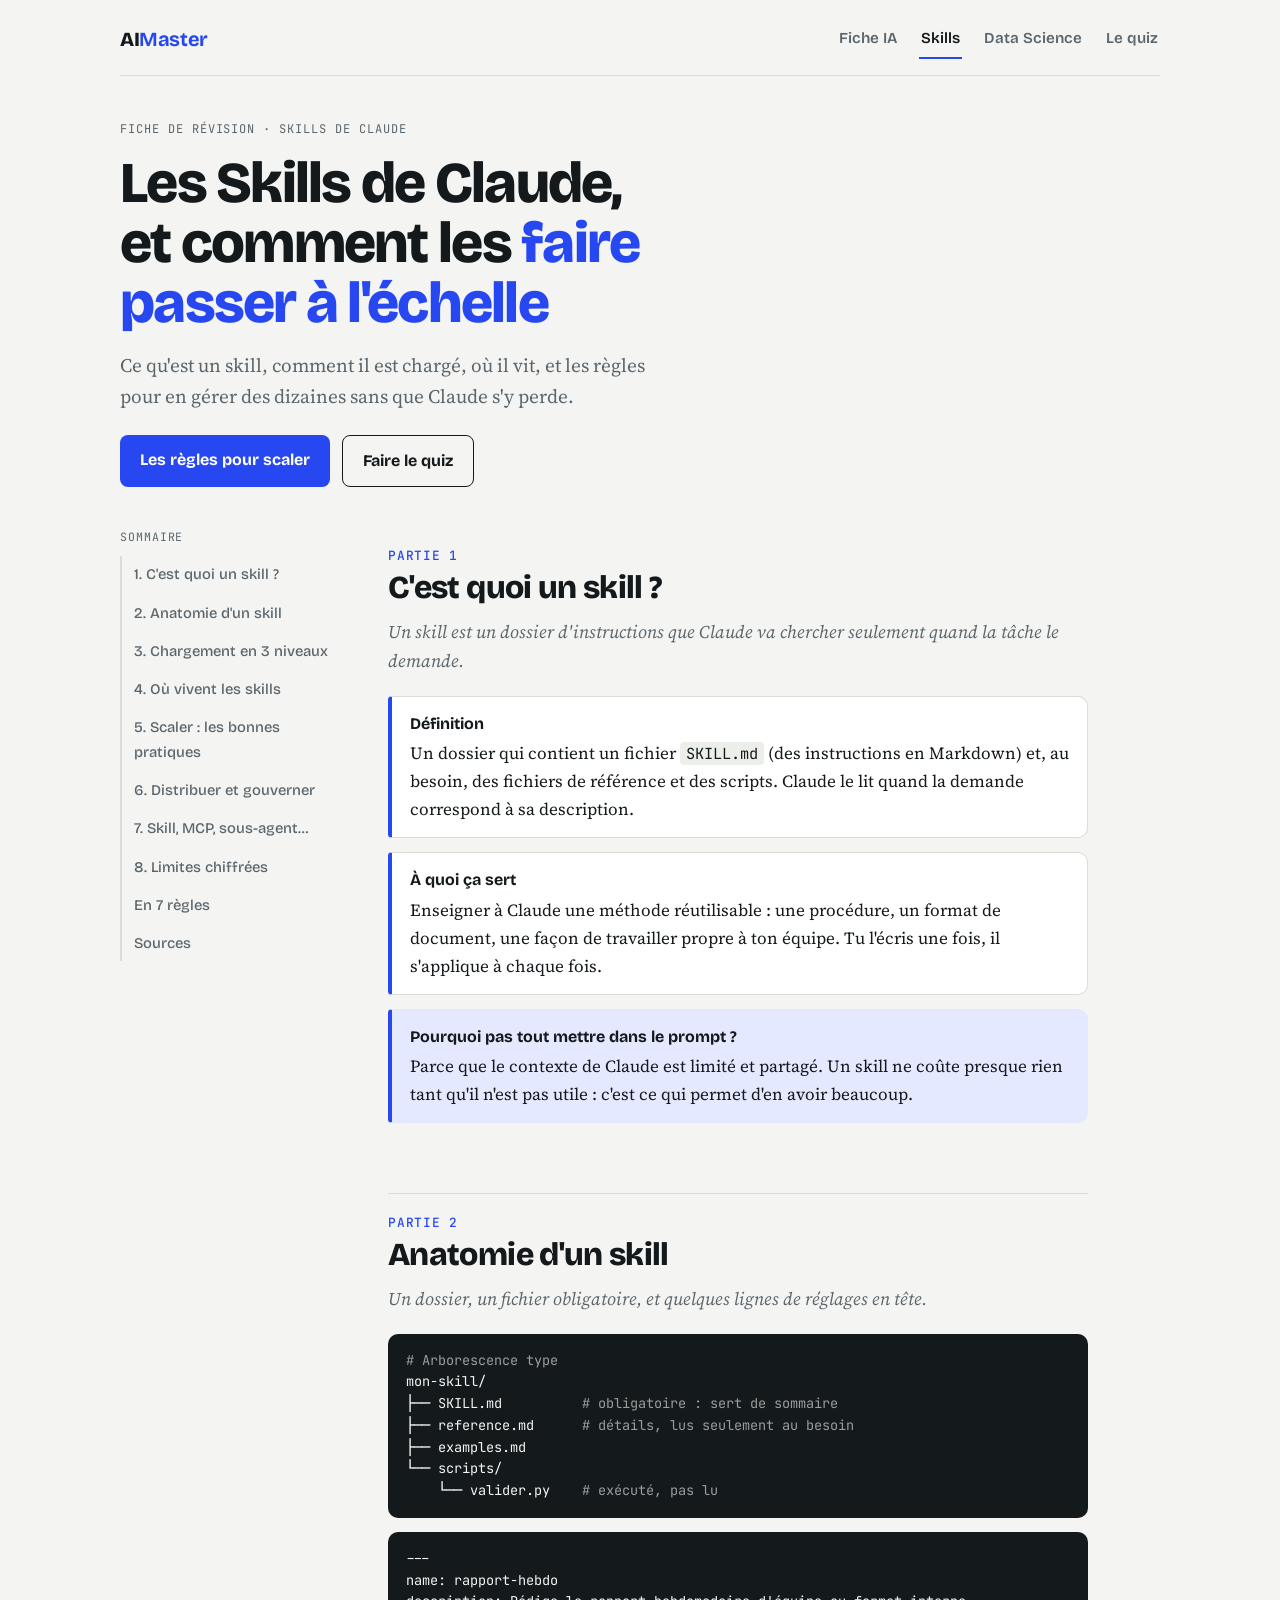
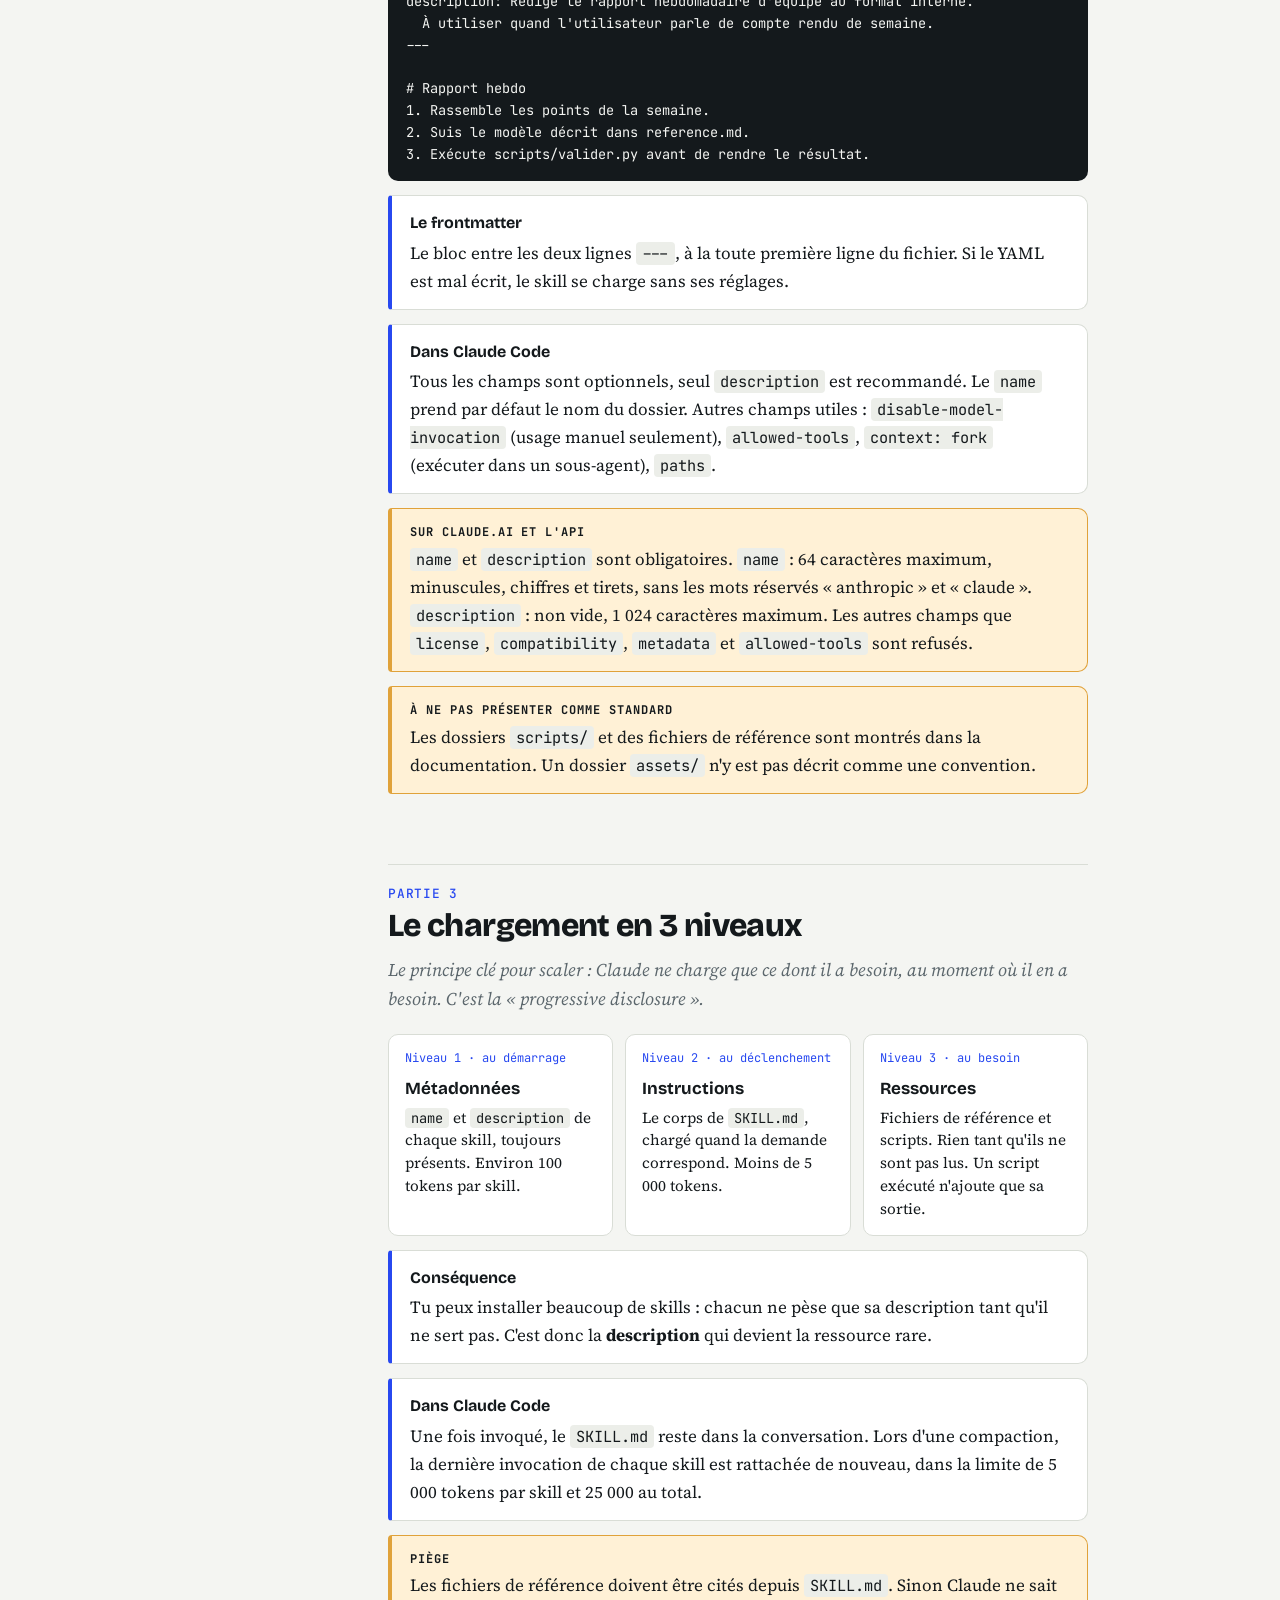
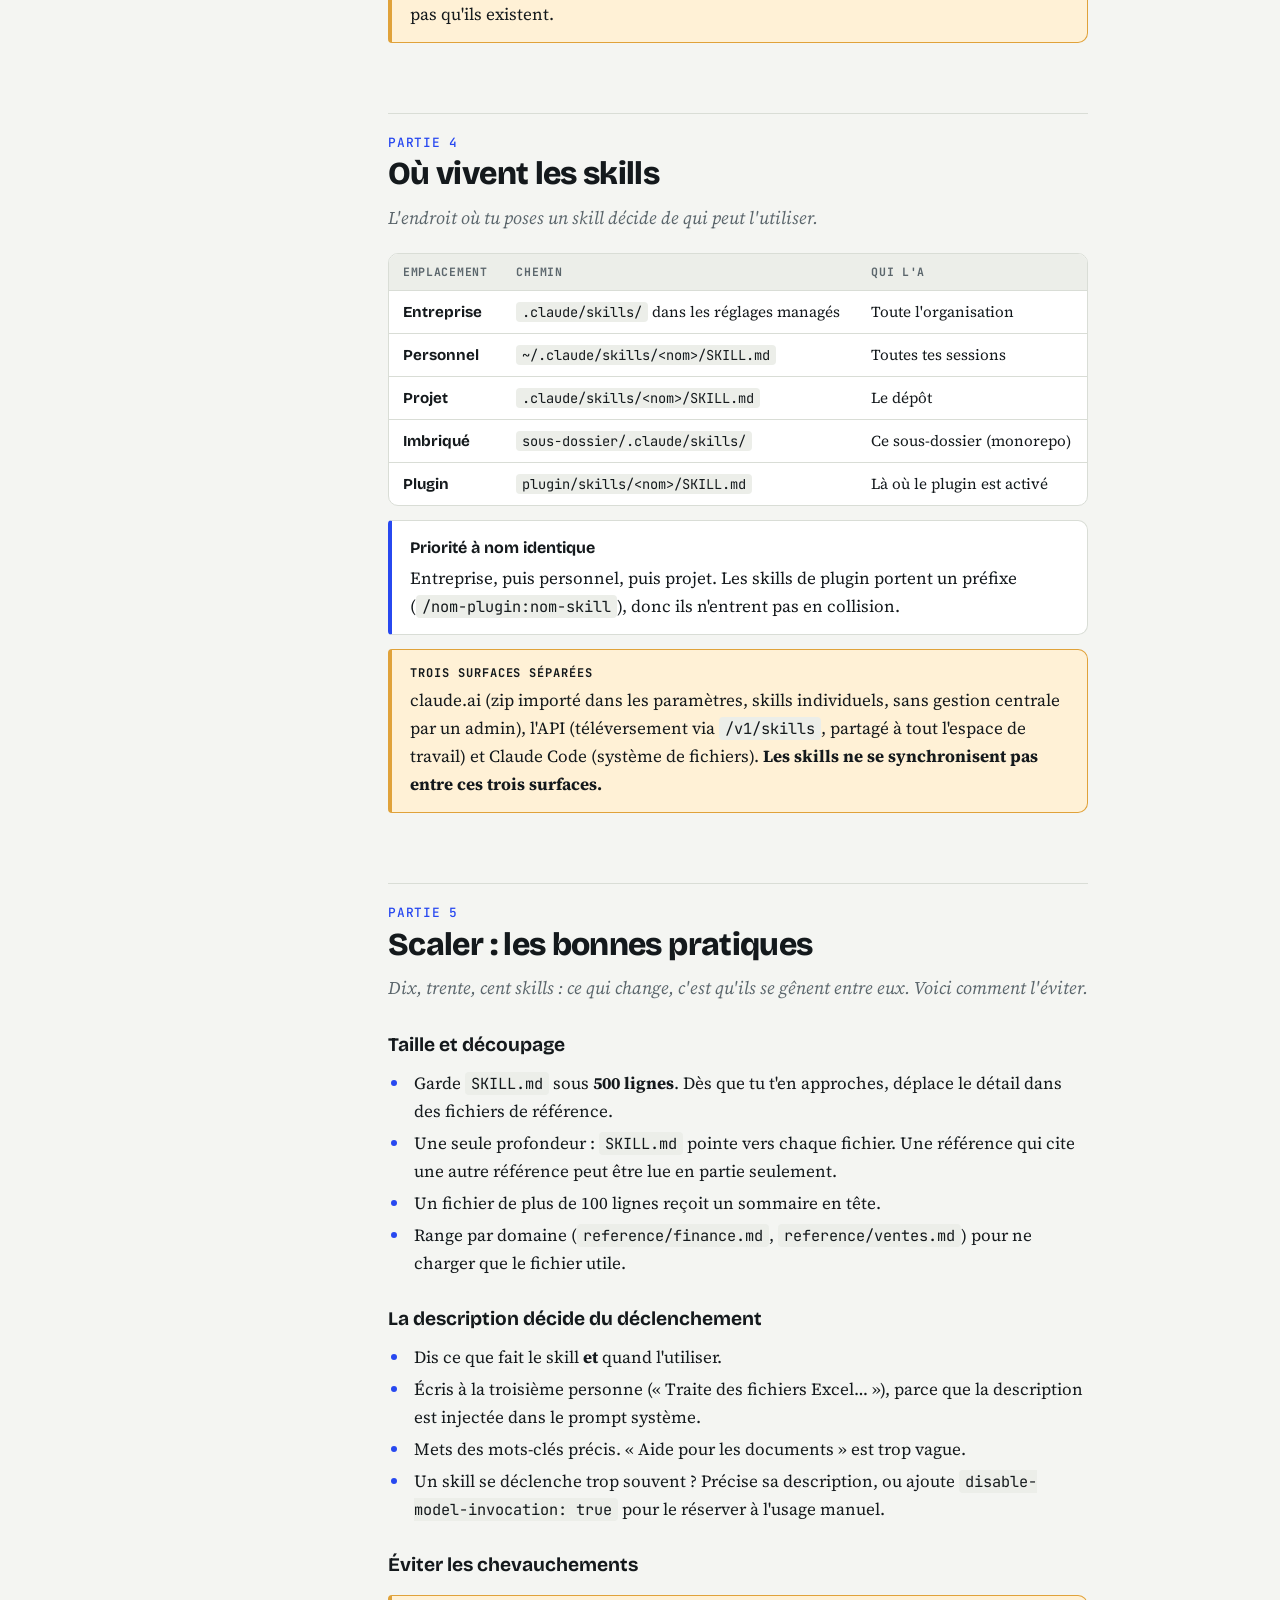
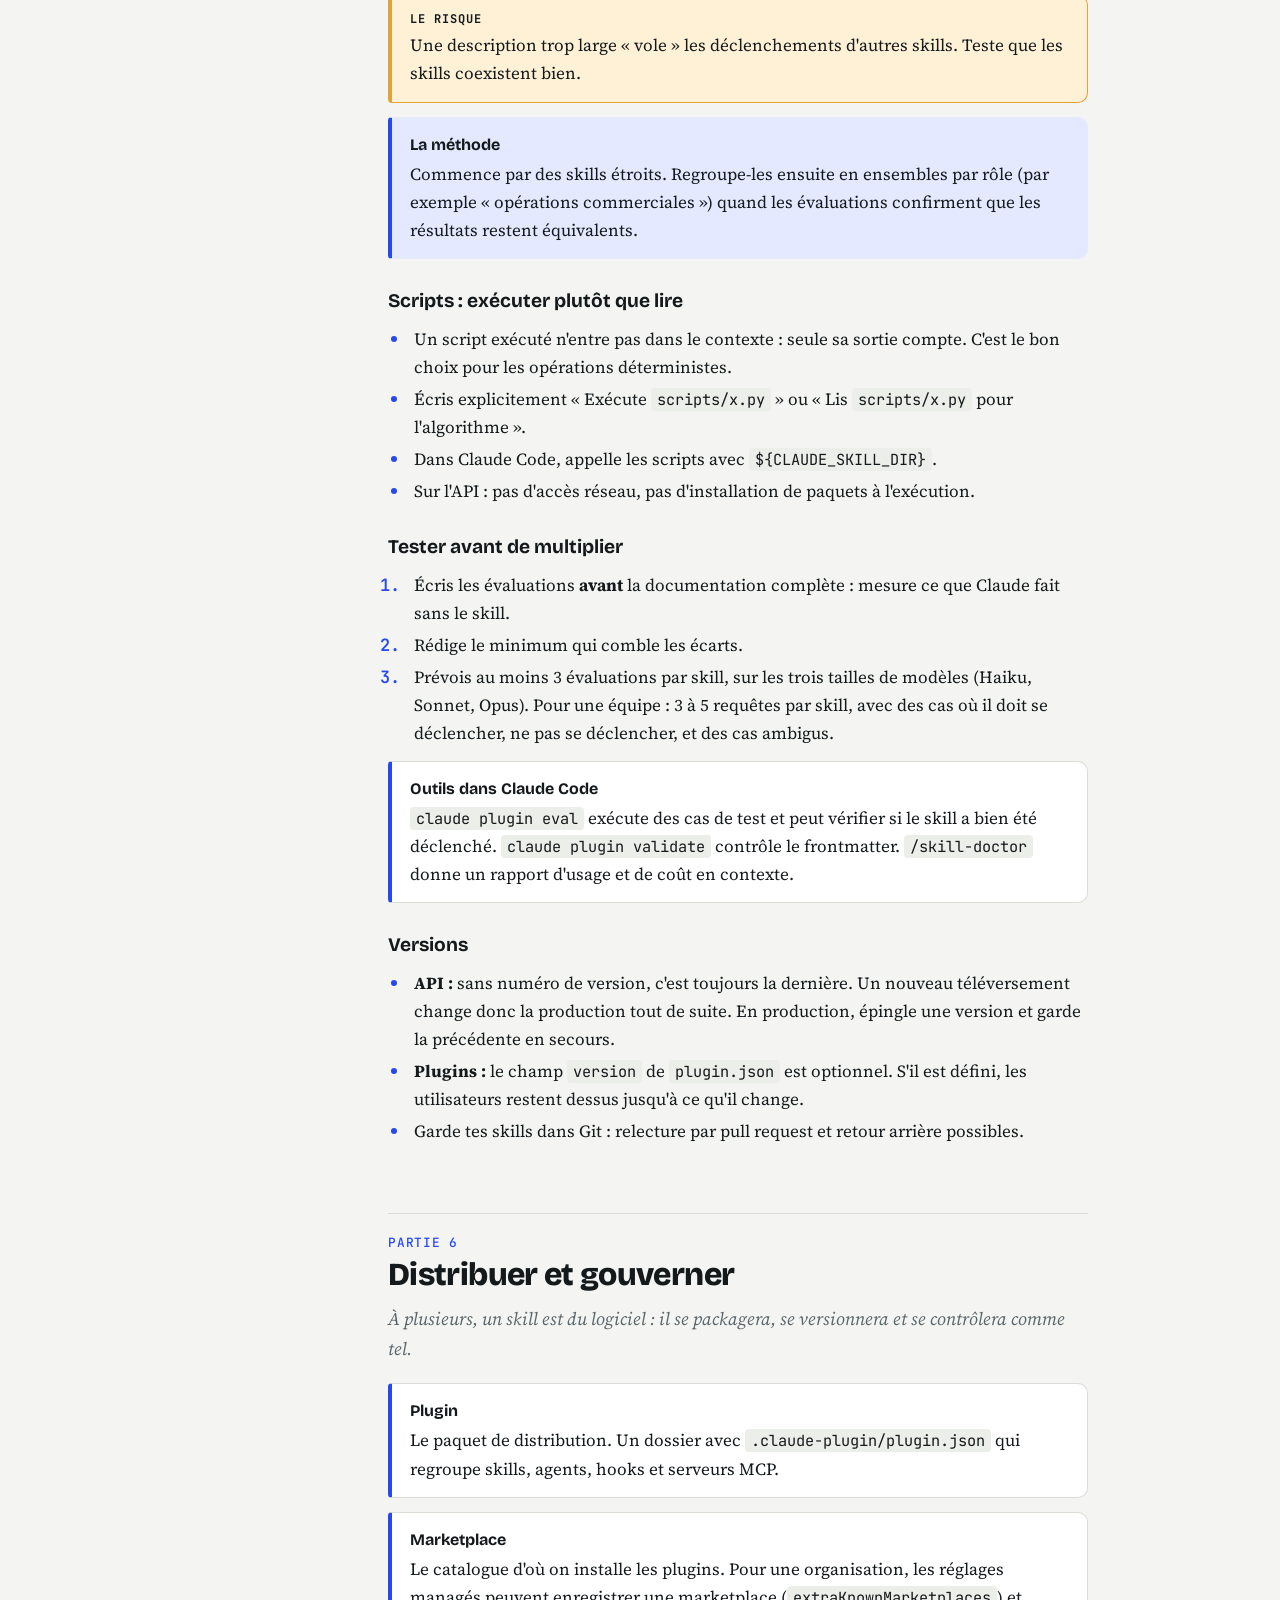
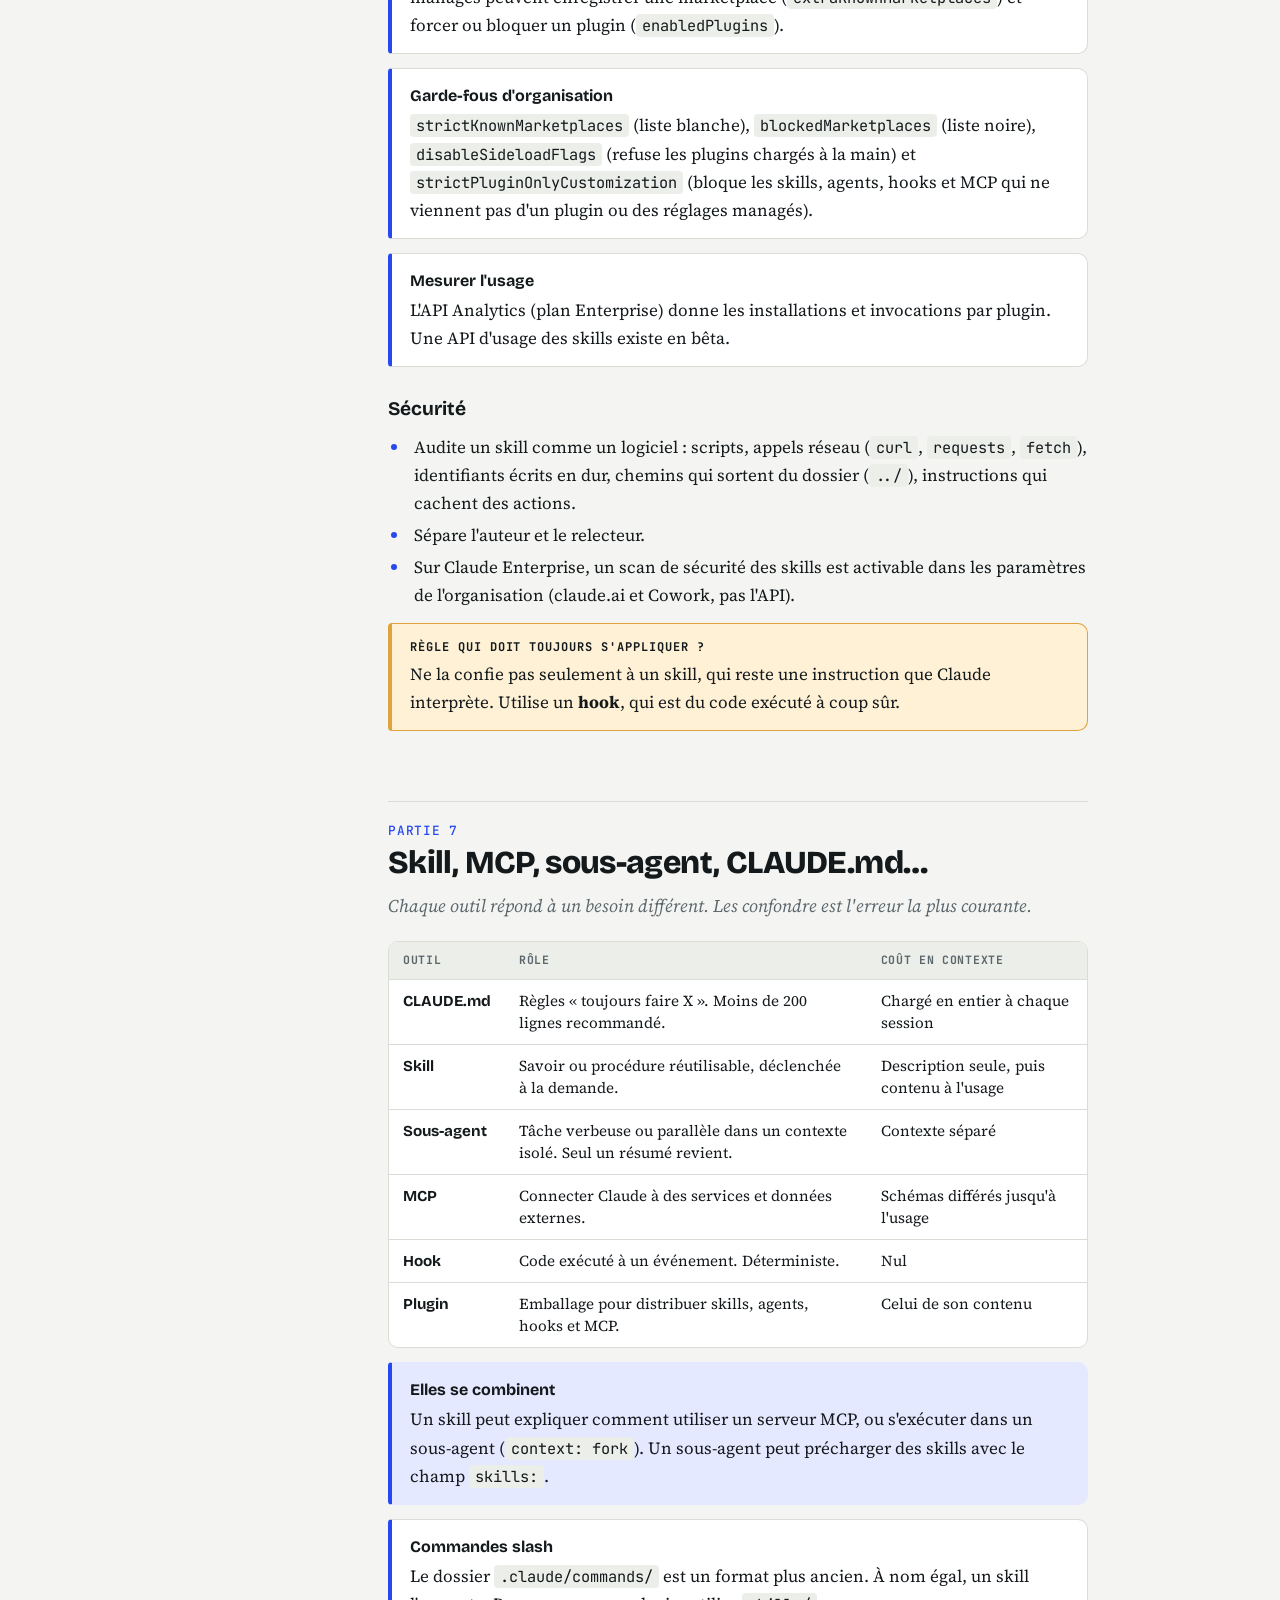
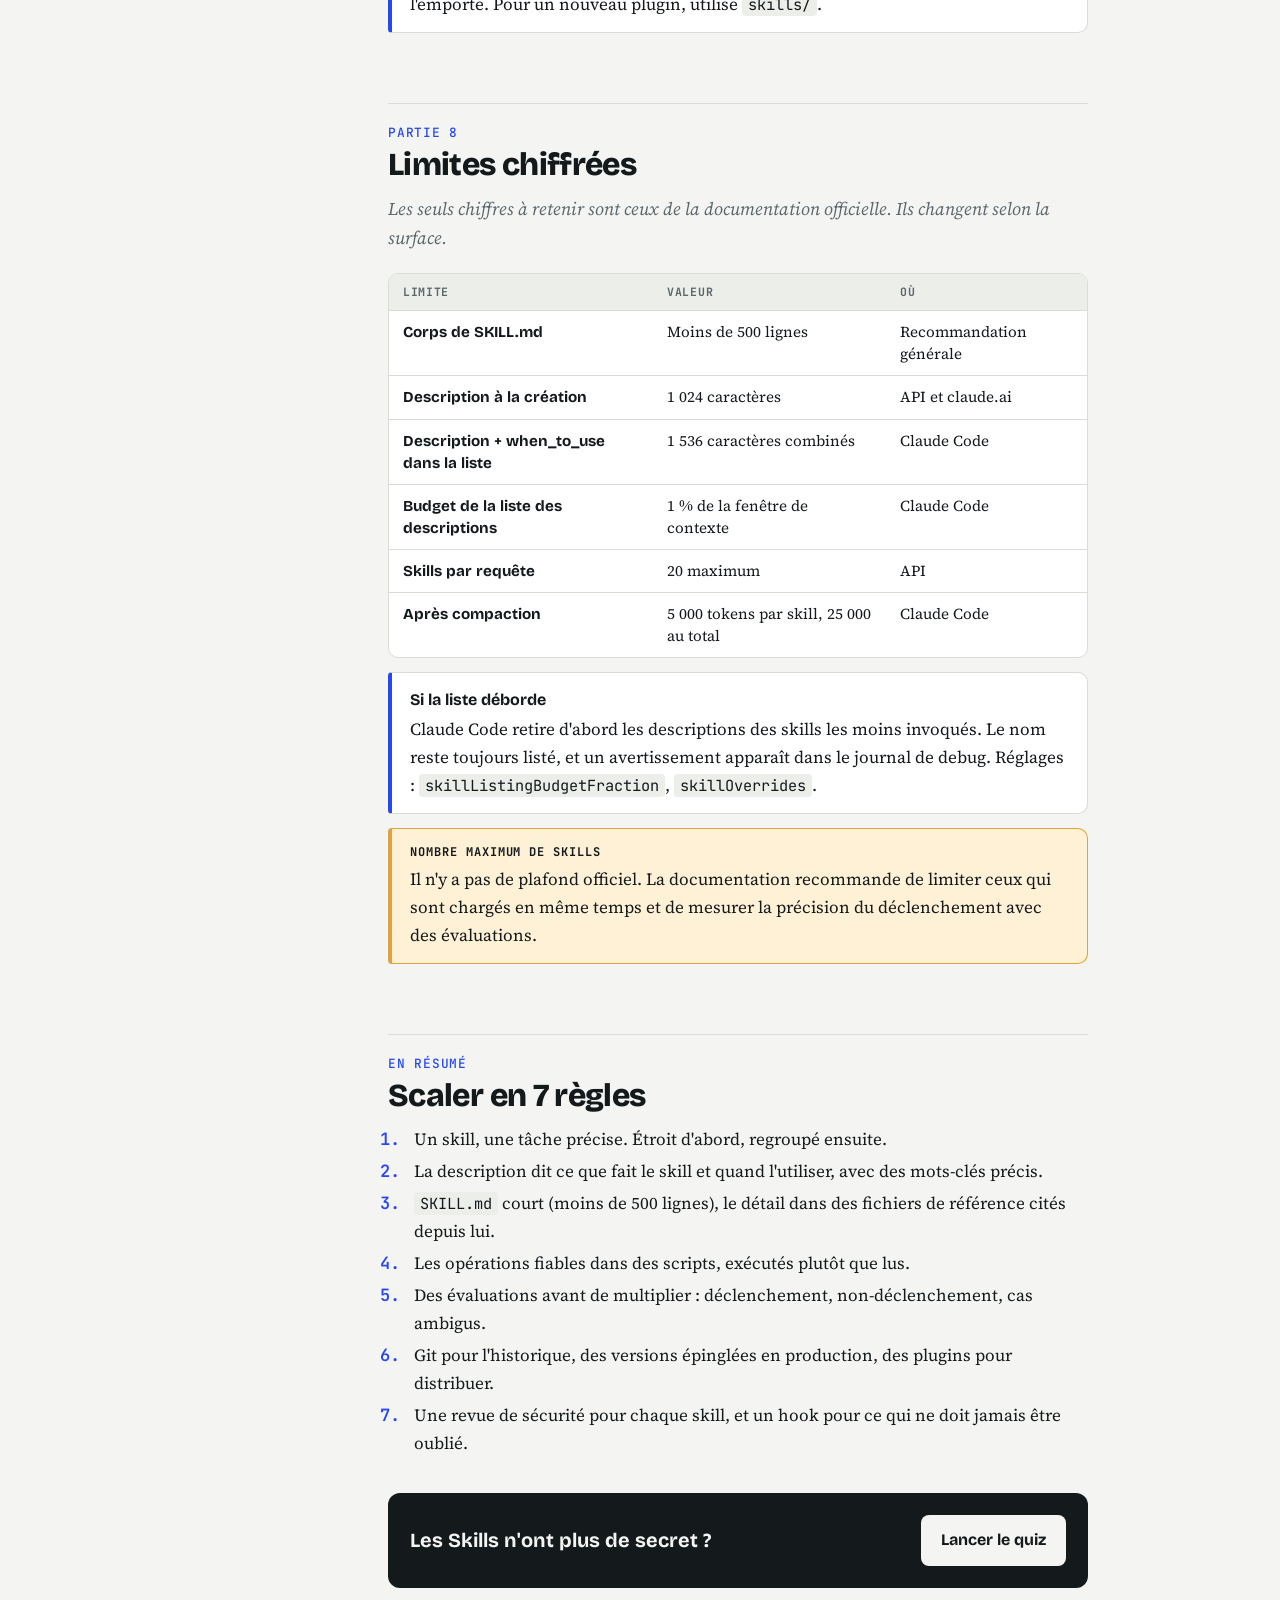
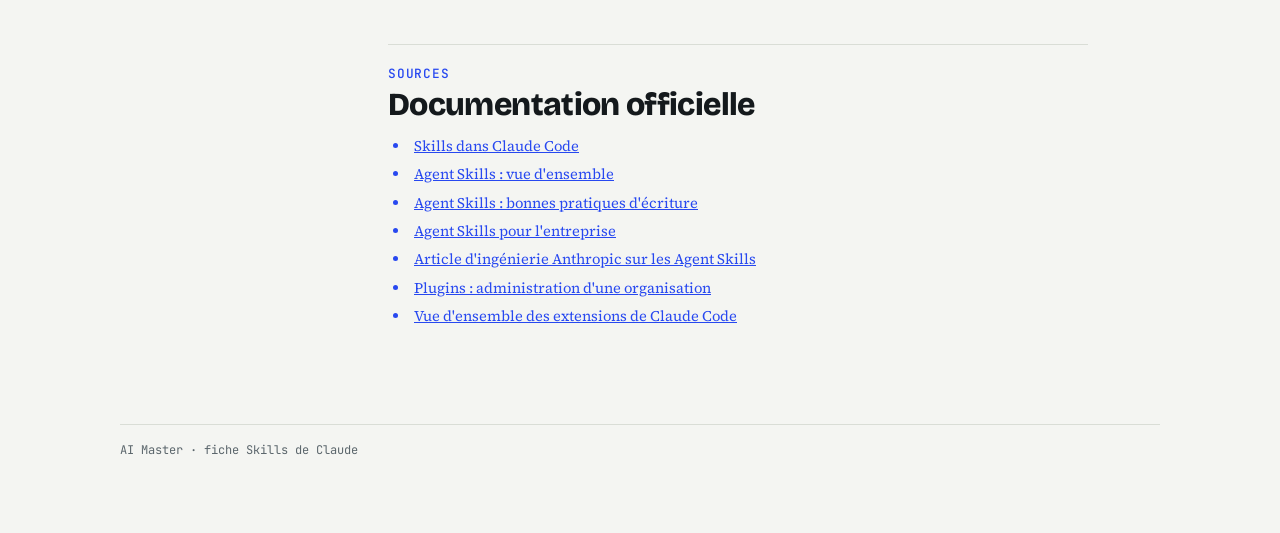
<file: skills.html>
<!doctype html>
<html lang="fr">
<head>
  <meta charset="utf-8">
  <meta name="viewport" content="width=device-width, initial-scale=1">
  <title>AI Master – Skills de Claude</title>
  <meta name="description" content="Fiche de révision : comprendre les Skills de Claude et savoir les faire passer à l'échelle.">
  <link rel="preconnect" href="https://fonts.googleapis.com">
  <link rel="preconnect" href="https://fonts.gstatic.com" crossorigin>
  <link rel="stylesheet" href="https://fonts.googleapis.com/css2?family=Bricolage+Grotesque:wght@500;600;700;800&family=JetBrains+Mono:wght@400;500;600&family=Source+Serif+4:ital,wght@0,400;0,600;1,400&display=swap">
  <link rel="stylesheet" href="style.css">
</head>
<body>
<div class="shell">
  <header class="top">
    <a class="brand" href="index.html">AI<b>Master</b></a>
    <a class="tab" href="index.html">Fiche IA</a>
    <a class="tab" href="skills.html" aria-current="page">Skills</a>
    <a class="tab" href="data.html">Data Science</a>
    <a class="tab" href="game.html">Le quiz</a>
  </header>

  <div class="hero">
    <p class="eyebrow">Fiche de révision · Skills de Claude</p>
    <h1>Les Skills de Claude, et comment les <em>faire passer à l'échelle</em></h1>
    <p class="sub">Ce qu'est un skill, comment il est chargé, où il vit, et les règles pour en gérer des dizaines sans que Claude s'y perde.</p>
    <div class="actions">
      <a class="btn" href="#s5">Les règles pour scaler</a>
      <a class="btn alt" href="game.html">Faire le quiz</a>
    </div>
  </div>

  <div class="layout">
    <nav class="toc" aria-label="Sommaire">
      <p>Sommaire</p>
      <ol>
        <li><a href="#s1">1. C'est quoi un skill ?</a></li>
        <li><a href="#s2">2. Anatomie d'un skill</a></li>
        <li><a href="#s3">3. Chargement en 3 niveaux</a></li>
        <li><a href="#s4">4. Où vivent les skills</a></li>
        <li><a href="#s5">5. Scaler : les bonnes pratiques</a></li>
        <li><a href="#s6">6. Distribuer et gouverner</a></li>
        <li><a href="#s7">7. Skill, MCP, sous-agent…</a></li>
        <li><a href="#s8">8. Limites chiffrées</a></li>
        <li><a href="#recap">En 7 règles</a></li>
        <li><a href="#sources">Sources</a></li>
      </ol>
    </nav>

    <main class="doc">

      <section id="s1">
        <h2><span class="n">PARTIE 1</span>C'est quoi un skill ?</h2>
        <p class="lead">Un skill est un dossier d'instructions que Claude va chercher seulement quand la tâche le demande.</p>
        <div class="box"><span class="term">Définition</span><p>Un dossier qui contient un fichier <code>SKILL.md</code> (des instructions en Markdown) et, au besoin, des fichiers de référence et des scripts. Claude le lit quand la demande correspond à sa description.</p></div>
        <div class="box"><span class="term">À quoi ça sert</span><p>Enseigner à Claude une méthode réutilisable : une procédure, un format de document, une façon de travailler propre à ton équipe. Tu l'écris une fois, il s'applique à chaque fois.</p></div>
        <div class="box link"><span class="term">Pourquoi pas tout mettre dans le prompt ?</span><p>Parce que le contexte de Claude est limité et partagé. Un skill ne coûte presque rien tant qu'il n'est pas utile : c'est ce qui permet d'en avoir beaucoup.</p></div>
      </section>

      <section id="s2">
        <h2><span class="n">PARTIE 2</span>Anatomie d'un skill</h2>
        <p class="lead">Un dossier, un fichier obligatoire, et quelques lignes de réglages en tête.</p>
        <pre><span class="c"># Arborescence type</span>
mon-skill/
├── SKILL.md          <span class="c"># obligatoire : sert de sommaire</span>
├── reference.md      <span class="c"># détails, lus seulement au besoin</span>
├── examples.md
└── scripts/
    └── valider.py    <span class="c"># exécuté, pas lu</span></pre>
        <pre>---
name: rapport-hebdo
description: Rédige le rapport hebdomadaire d'équipe au format interne.
  À utiliser quand l'utilisateur parle de compte rendu de semaine.
---

# Rapport hebdo
1. Rassemble les points de la semaine.
2. Suis le modèle décrit dans reference.md.
3. Exécute scripts/valider.py avant de rendre le résultat.</pre>
        <div class="box"><span class="term">Le frontmatter</span><p>Le bloc entre les deux lignes <code>---</code>, à la toute première ligne du fichier. Si le YAML est mal écrit, le skill se charge sans ses réglages.</p></div>
        <div class="box"><span class="term">Dans Claude Code</span><p>Tous les champs sont optionnels, seul <code>description</code> est recommandé. Le <code>name</code> prend par défaut le nom du dossier. Autres champs utiles : <code>disable-model-invocation</code> (usage manuel seulement), <code>allowed-tools</code>, <code>context: fork</code> (exécuter dans un sous-agent), <code>paths</code>.</p></div>
        <div class="box check"><span class="term">Sur claude.ai et l'API</span><p><code>name</code> et <code>description</code> sont obligatoires. <code>name</code> : 64 caractères maximum, minuscules, chiffres et tirets, sans les mots réservés « anthropic » et « claude ». <code>description</code> : non vide, 1 024 caractères maximum. Les autres champs que <code>license</code>, <code>compatibility</code>, <code>metadata</code> et <code>allowed-tools</code> sont refusés.</p></div>
        <div class="box check"><span class="term">À ne pas présenter comme standard</span><p>Les dossiers <code>scripts/</code> et des fichiers de référence sont montrés dans la documentation. Un dossier <code>assets/</code> n'y est pas décrit comme une convention.</p></div>
      </section>

      <section id="s3">
        <h2><span class="n">PARTIE 3</span>Le chargement en 3 niveaux</h2>
        <p class="lead">Le principe clé pour scaler : Claude ne charge que ce dont il a besoin, au moment où il en a besoin. C'est la « progressive disclosure ».</p>
        <div class="tiers">
          <div class="tier"><span class="cost">Niveau 1 · au démarrage</span><b>Métadonnées</b><p><code>name</code> et <code>description</code> de chaque skill, toujours présents. Environ 100 tokens par skill.</p></div>
          <div class="tier"><span class="cost">Niveau 2 · au déclenchement</span><b>Instructions</b><p>Le corps de <code>SKILL.md</code>, chargé quand la demande correspond. Moins de 5 000 tokens.</p></div>
          <div class="tier"><span class="cost">Niveau 3 · au besoin</span><b>Ressources</b><p>Fichiers de référence et scripts. Rien tant qu'ils ne sont pas lus. Un script exécuté n'ajoute que sa sortie.</p></div>
        </div>
        <div class="box"><span class="term">Conséquence</span><p>Tu peux installer beaucoup de skills : chacun ne pèse que sa description tant qu'il ne sert pas. C'est donc la <b>description</b> qui devient la ressource rare.</p></div>
        <div class="box"><span class="term">Dans Claude Code</span><p>Une fois invoqué, le <code>SKILL.md</code> reste dans la conversation. Lors d'une compaction, la dernière invocation de chaque skill est rattachée de nouveau, dans la limite de 5 000 tokens par skill et 25 000 au total.</p></div>
        <div class="box check"><span class="term">Piège</span><p>Les fichiers de référence doivent être cités depuis <code>SKILL.md</code>. Sinon Claude ne sait pas qu'ils existent.</p></div>
      </section>

      <section id="s4">
        <h2><span class="n">PARTIE 4</span>Où vivent les skills</h2>
        <p class="lead">L'endroit où tu poses un skill décide de qui peut l'utiliser.</p>
        <div class="tbl"><table>
          <thead><tr><th>Emplacement</th><th>Chemin</th><th>Qui l'a</th></tr></thead>
          <tbody>
            <tr><td>Entreprise</td><td><code>.claude/skills/</code> dans les réglages managés</td><td>Toute l'organisation</td></tr>
            <tr><td>Personnel</td><td><code>~/.claude/skills/&lt;nom&gt;/SKILL.md</code></td><td>Toutes tes sessions</td></tr>
            <tr><td>Projet</td><td><code>.claude/skills/&lt;nom&gt;/SKILL.md</code></td><td>Le dépôt</td></tr>
            <tr><td>Imbriqué</td><td><code>sous-dossier/.claude/skills/</code></td><td>Ce sous-dossier (monorepo)</td></tr>
            <tr><td>Plugin</td><td><code>plugin/skills/&lt;nom&gt;/SKILL.md</code></td><td>Là où le plugin est activé</td></tr>
          </tbody>
        </table></div>
        <div class="box"><span class="term">Priorité à nom identique</span><p>Entreprise, puis personnel, puis projet. Les skills de plugin portent un préfixe (<code>/nom-plugin:nom-skill</code>), donc ils n'entrent pas en collision.</p></div>
        <div class="box check"><span class="term">Trois surfaces séparées</span><p>claude.ai (zip importé dans les paramètres, skills individuels, sans gestion centrale par un admin), l'API (téléversement via <code>/v1/skills</code>, partagé à tout l'espace de travail) et Claude Code (système de fichiers). <b>Les skills ne se synchronisent pas entre ces trois surfaces.</b></p></div>
      </section>

      <section id="s5">
        <h2><span class="n">PARTIE 5</span>Scaler : les bonnes pratiques</h2>
        <p class="lead">Dix, trente, cent skills : ce qui change, c'est qu'ils se gênent entre eux. Voici comment l'éviter.</p>

        <h3>Taille et découpage</h3>
        <ul>
          <li>Garde <code>SKILL.md</code> sous <b>500 lignes</b>. Dès que tu t'en approches, déplace le détail dans des fichiers de référence.</li>
          <li>Une seule profondeur : <code>SKILL.md</code> pointe vers chaque fichier. Une référence qui cite une autre référence peut être lue en partie seulement.</li>
          <li>Un fichier de plus de 100 lignes reçoit un sommaire en tête.</li>
          <li>Range par domaine (<code>reference/finance.md</code>, <code>reference/ventes.md</code>) pour ne charger que le fichier utile.</li>
        </ul>

        <h3>La description décide du déclenchement</h3>
        <ul>
          <li>Dis ce que fait le skill <b>et</b> quand l'utiliser.</li>
          <li>Écris à la troisième personne (« Traite des fichiers Excel… »), parce que la description est injectée dans le prompt système.</li>
          <li>Mets des mots-clés précis. « Aide pour les documents » est trop vague.</li>
          <li>Un skill se déclenche trop souvent ? Précise sa description, ou ajoute <code>disable-model-invocation: true</code> pour le réserver à l'usage manuel.</li>
        </ul>

        <h3>Éviter les chevauchements</h3>
        <div class="box check"><span class="term">Le risque</span><p>Une description trop large « vole » les déclenchements d'autres skills. Teste que les skills coexistent bien.</p></div>
        <div class="box link"><span class="term">La méthode</span><p>Commence par des skills étroits. Regroupe-les ensuite en ensembles par rôle (par exemple « opérations commerciales ») quand les évaluations confirment que les résultats restent équivalents.</p></div>

        <h3>Scripts : exécuter plutôt que lire</h3>
        <ul>
          <li>Un script exécuté n'entre pas dans le contexte : seule sa sortie compte. C'est le bon choix pour les opérations déterministes.</li>
          <li>Écris explicitement « Exécute <code>scripts/x.py</code> » ou « Lis <code>scripts/x.py</code> pour l'algorithme ».</li>
          <li>Dans Claude Code, appelle les scripts avec <code>${CLAUDE_SKILL_DIR}</code>.</li>
          <li>Sur l'API : pas d'accès réseau, pas d'installation de paquets à l'exécution.</li>
        </ul>

        <h3>Tester avant de multiplier</h3>
        <ol class="steps">
          <li>Écris les évaluations <b>avant</b> la documentation complète : mesure ce que Claude fait sans le skill.</li>
          <li>Rédige le minimum qui comble les écarts.</li>
          <li>Prévois au moins 3 évaluations par skill, sur les trois tailles de modèles (Haiku, Sonnet, Opus). Pour une équipe : 3 à 5 requêtes par skill, avec des cas où il doit se déclencher, ne pas se déclencher, et des cas ambigus.</li>
        </ol>
        <div class="box"><span class="term">Outils dans Claude Code</span><p><code>claude plugin eval</code> exécute des cas de test et peut vérifier si le skill a bien été déclenché. <code>claude plugin validate</code> contrôle le frontmatter. <code>/skill-doctor</code> donne un rapport d'usage et de coût en contexte.</p></div>

        <h3>Versions</h3>
        <ul>
          <li><b>API :</b> sans numéro de version, c'est toujours la dernière. Un nouveau téléversement change donc la production tout de suite. En production, épingle une version et garde la précédente en secours.</li>
          <li><b>Plugins :</b> le champ <code>version</code> de <code>plugin.json</code> est optionnel. S'il est défini, les utilisateurs restent dessus jusqu'à ce qu'il change.</li>
          <li>Garde tes skills dans Git : relecture par pull request et retour arrière possibles.</li>
        </ul>
      </section>

      <section id="s6">
        <h2><span class="n">PARTIE 6</span>Distribuer et gouverner</h2>
        <p class="lead">À plusieurs, un skill est du logiciel : il se packagera, se versionnera et se contrôlera comme tel.</p>
        <div class="box"><span class="term">Plugin</span><p>Le paquet de distribution. Un dossier avec <code>.claude-plugin/plugin.json</code> qui regroupe skills, agents, hooks et serveurs MCP.</p></div>
        <div class="box"><span class="term">Marketplace</span><p>Le catalogue d'où on installe les plugins. Pour une organisation, les réglages managés peuvent enregistrer une marketplace (<code>extraKnownMarketplaces</code>) et forcer ou bloquer un plugin (<code>enabledPlugins</code>).</p></div>
        <div class="box"><span class="term">Garde-fous d'organisation</span><p><code>strictKnownMarketplaces</code> (liste blanche), <code>blockedMarketplaces</code> (liste noire), <code>disableSideloadFlags</code> (refuse les plugins chargés à la main) et <code>strictPluginOnlyCustomization</code> (bloque les skills, agents, hooks et MCP qui ne viennent pas d'un plugin ou des réglages managés).</p></div>
        <div class="box"><span class="term">Mesurer l'usage</span><p>L'API Analytics (plan Enterprise) donne les installations et invocations par plugin. Une API d'usage des skills existe en bêta.</p></div>
        <h3>Sécurité</h3>
        <ul>
          <li>Audite un skill comme un logiciel : scripts, appels réseau (<code>curl</code>, <code>requests</code>, <code>fetch</code>), identifiants écrits en dur, chemins qui sortent du dossier (<code>../</code>), instructions qui cachent des actions.</li>
          <li>Sépare l'auteur et le relecteur.</li>
          <li>Sur Claude Enterprise, un scan de sécurité des skills est activable dans les paramètres de l'organisation (claude.ai et Cowork, pas l'API).</li>
        </ul>
        <div class="box check"><span class="term">Règle qui doit toujours s'appliquer ?</span><p>Ne la confie pas seulement à un skill, qui reste une instruction que Claude interprète. Utilise un <b>hook</b>, qui est du code exécuté à coup sûr.</p></div>
      </section>

      <section id="s7">
        <h2><span class="n">PARTIE 7</span>Skill, MCP, sous-agent, CLAUDE.md…</h2>
        <p class="lead">Chaque outil répond à un besoin différent. Les confondre est l'erreur la plus courante.</p>
        <div class="tbl"><table>
          <thead><tr><th>Outil</th><th>Rôle</th><th>Coût en contexte</th></tr></thead>
          <tbody>
            <tr><td>CLAUDE.md</td><td>Règles « toujours faire X ». Moins de 200 lignes recommandé.</td><td>Chargé en entier à chaque session</td></tr>
            <tr><td>Skill</td><td>Savoir ou procédure réutilisable, déclenchée à la demande.</td><td>Description seule, puis contenu à l'usage</td></tr>
            <tr><td>Sous-agent</td><td>Tâche verbeuse ou parallèle dans un contexte isolé. Seul un résumé revient.</td><td>Contexte séparé</td></tr>
            <tr><td>MCP</td><td>Connecter Claude à des services et données externes.</td><td>Schémas différés jusqu'à l'usage</td></tr>
            <tr><td>Hook</td><td>Code exécuté à un événement. Déterministe.</td><td>Nul</td></tr>
            <tr><td>Plugin</td><td>Emballage pour distribuer skills, agents, hooks et MCP.</td><td>Celui de son contenu</td></tr>
          </tbody>
        </table></div>
        <div class="box link"><span class="term">Elles se combinent</span><p>Un skill peut expliquer comment utiliser un serveur MCP, ou s'exécuter dans un sous-agent (<code>context: fork</code>). Un sous-agent peut précharger des skills avec le champ <code>skills:</code>.</p></div>
        <div class="box"><span class="term">Commandes slash</span><p>Le dossier <code>.claude/commands/</code> est un format plus ancien. À nom égal, un skill l'emporte. Pour un nouveau plugin, utilise <code>skills/</code>.</p></div>
      </section>

      <section id="s8">
        <h2><span class="n">PARTIE 8</span>Limites chiffrées</h2>
        <p class="lead">Les seuls chiffres à retenir sont ceux de la documentation officielle. Ils changent selon la surface.</p>
        <div class="tbl"><table>
          <thead><tr><th>Limite</th><th>Valeur</th><th>Où</th></tr></thead>
          <tbody>
            <tr><td>Corps de SKILL.md</td><td>Moins de 500 lignes</td><td>Recommandation générale</td></tr>
            <tr><td>Description à la création</td><td>1 024 caractères</td><td>API et claude.ai</td></tr>
            <tr><td>Description + when_to_use dans la liste</td><td>1 536 caractères combinés</td><td>Claude Code</td></tr>
            <tr><td>Budget de la liste des descriptions</td><td>1 % de la fenêtre de contexte</td><td>Claude Code</td></tr>
            <tr><td>Skills par requête</td><td>20 maximum</td><td>API</td></tr>
            <tr><td>Après compaction</td><td>5 000 tokens par skill, 25 000 au total</td><td>Claude Code</td></tr>
          </tbody>
        </table></div>
        <div class="box"><span class="term">Si la liste déborde</span><p>Claude Code retire d'abord les descriptions des skills les moins invoqués. Le nom reste toujours listé, et un avertissement apparaît dans le journal de debug. Réglages : <code>skillListingBudgetFraction</code>, <code>skillOverrides</code>.</p></div>
        <div class="box check"><span class="term">Nombre maximum de skills</span><p>Il n'y a pas de plafond officiel. La documentation recommande de limiter ceux qui sont chargés en même temps et de mesurer la précision du déclenchement avec des évaluations.</p></div>
      </section>

      <section id="recap">
        <h2><span class="n">EN RÉSUMÉ</span>Scaler en 7 règles</h2>
        <ol class="steps">
          <li>Un skill, une tâche précise. Étroit d'abord, regroupé ensuite.</li>
          <li>La description dit ce que fait le skill et quand l'utiliser, avec des mots-clés précis.</li>
          <li><code>SKILL.md</code> court (moins de 500 lignes), le détail dans des fichiers de référence cités depuis lui.</li>
          <li>Les opérations fiables dans des scripts, exécutés plutôt que lus.</li>
          <li>Des évaluations avant de multiplier : déclenchement, non-déclenchement, cas ambigus.</li>
          <li>Git pour l'historique, des versions épinglées en production, des plugins pour distribuer.</li>
          <li>Une revue de sécurité pour chaque skill, et un hook pour ce qui ne doit jamais être oublié.</li>
        </ol>
        <div class="cta-end">
          <b>Les Skills n'ont plus de secret ?</b>
          <a class="btn" href="game.html">Lancer le quiz</a>
        </div>
      </section>

      <section id="sources">
        <h2><span class="n">SOURCES</span>Documentation officielle</h2>
        <ul class="src">
          <li><a href="https://code.claude.com/docs/en/skills.md">Skills dans Claude Code</a></li>
          <li><a href="https://platform.claude.com/docs/en/agents-and-tools/agent-skills/overview">Agent Skills : vue d'ensemble</a></li>
          <li><a href="https://platform.claude.com/docs/en/agents-and-tools/agent-skills/best-practices">Agent Skills : bonnes pratiques d'écriture</a></li>
          <li><a href="https://platform.claude.com/docs/en/agents-and-tools/agent-skills/enterprise">Agent Skills pour l'entreprise</a></li>
          <li><a href="https://www.anthropic.com/engineering/equipping-agents-for-the-real-world-with-agent-skills">Article d'ingénierie Anthropic sur les Agent Skills</a></li>
          <li><a href="https://code.claude.com/docs/en/plugins/org.md">Plugins : administration d'une organisation</a></li>
          <li><a href="https://code.claude.com/docs/en/features-overview.md">Vue d'ensemble des extensions de Claude Code</a></li>
        </ul>
      </section>

    </main>
  </div>

  <footer>AI Master · fiche Skills de Claude</footer>
</div>
</body>
</html>
</file>
<file: style.css>
/* AI Master : cahier de notes, papier froid et encre bleue */
:root {
  --bg: #f4f5f2;
  --surface: #ffffff;
  --surface2: #eceee9;
  --ink: #14191c;
  --muted: #5b666c;
  --line: #d9ddd6;
  --accent: #2748f0;
  --accent-ink: #ffffff;
  --accent-soft: #e4e9ff;
  --warn-bg: #fff1d6;
  --warn-line: #e0a23a;
  --good: #12805c;
  --good-bg: #dcf3e9;
  --bad: #c8324a;
  --bad-bg: #fbe3e7;
  --display: "Bricolage Grotesque", "Segoe UI", system-ui, sans-serif;
  --body: "Source Serif 4", Georgia, "Times New Roman", serif;
  --mono: "JetBrains Mono", ui-monospace, "SFMono-Regular", Menlo, monospace;
}
@media (prefers-color-scheme: dark) {
  :root:not([data-theme="light"]) {
    --bg: #0d1215; --surface: #141b1f; --surface2: #1b252a; --ink: #e8edef; --muted: #9aa7ad;
    --line: #29353b; --accent: #8fa3ff; --accent-ink: #0d1215; --accent-soft: #1c2542;
    --warn-bg: #2c2210; --warn-line: #b88726; --good: #4fd1a1; --good-bg: #10312a;
    --bad: #ff7d92; --bad-bg: #3a1a22; color-scheme: dark;
  }
}
:root[data-theme="dark"] {
  --bg: #0d1215; --surface: #141b1f; --surface2: #1b252a; --ink: #e8edef; --muted: #9aa7ad;
  --line: #29353b; --accent: #8fa3ff; --accent-ink: #0d1215; --accent-soft: #1c2542;
  --warn-bg: #2c2210; --warn-line: #b88726; --good: #4fd1a1; --good-bg: #10312a;
  --bad: #ff7d92; --bad-bg: #3a1a22; color-scheme: dark;
}

* { box-sizing: border-box; }
html { scroll-behavior: smooth; scroll-padding-top: 24px; }
body {
  margin: 0; background: var(--bg); color: var(--ink);
  font-family: var(--body); font-size: 1.0625rem; line-height: 1.65;
  padding-inline: 16px;
}
a { color: var(--accent); }
.shell { max-width: 1040px; margin-inline: auto; padding-block: 20px 72px; }
:focus-visible { outline: 3px solid var(--accent); outline-offset: 2px; border-radius: 4px; }

/* barre du haut */
.top { display: flex; align-items: center; gap: 20px; padding-bottom: 16px; border-bottom: 1px solid var(--line); flex-wrap: wrap; }
.brand { font-family: var(--display); font-weight: 800; font-size: 1.25rem; letter-spacing: -.02em; color: var(--ink); text-decoration: none; margin-right: auto; }
.brand b { color: var(--accent); }
.top a.tab { font-family: var(--display); font-weight: 600; font-size: .95rem; color: var(--muted); text-decoration: none; padding: 6px 2px; border-bottom: 2px solid transparent; }
.top a.tab:hover { color: var(--ink); }
.top a.tab[aria-current="page"] { color: var(--ink); border-bottom-color: var(--accent); }

/* en-tête */
.hero { padding-block: 44px 28px; max-width: 760px; }
.eyebrow { font-family: var(--mono); font-size: .75rem; letter-spacing: .08em; text-transform: uppercase; color: var(--muted); margin: 0 0 14px; }
h1 { font-family: var(--display); font-weight: 800; font-size: clamp(2.1rem, 6vw, 3.6rem); line-height: 1.04; letter-spacing: -.03em; margin: 0 0 16px; text-wrap: balance; }
h1 em { font-style: normal; color: var(--accent); }
.hero p.sub { font-size: 1.2rem; color: var(--muted); margin: 0 0 22px; max-width: 56ch; }
.btn {
  display: inline-block; border: 0; cursor: pointer; text-decoration: none;
  font-family: var(--display); font-weight: 700; font-size: 1rem;
  background: var(--accent); color: var(--accent-ink); padding: 12px 20px; border-radius: 8px;
  transition: transform .12s ease, opacity .12s ease;
}
.btn:hover { transform: translateY(-2px); opacity: .92; }
.btn.alt { background: transparent; color: var(--ink); border: 1.5px solid var(--ink); }
.actions { display: flex; gap: 12px; flex-wrap: wrap; }

/* fiche : sommaire + texte */
.layout { display: grid; grid-template-columns: 220px minmax(0, 1fr); gap: 48px; align-items: start; margin-top: 12px; }
.toc { position: sticky; top: 24px; font-family: var(--display); }
.toc p { font-family: var(--mono); font-size: .72rem; letter-spacing: .08em; text-transform: uppercase; color: var(--muted); margin: 0 0 10px; }
.toc ol { list-style: none; margin: 0; padding: 0; display: grid; gap: 2px; border-left: 2px solid var(--line); }
.toc a { display: block; padding: 6px 12px; font-size: .92rem; font-weight: 500; color: var(--muted); text-decoration: none; margin-left: -2px; border-left: 2px solid transparent; }
.toc a:hover { color: var(--ink); border-left-color: var(--accent); }
.doc { max-width: 700px; min-width: 0; }
.doc section { padding-block: 8px 28px; border-top: 1px solid var(--line); margin-top: 28px; }
.doc section:first-child { border-top: 0; margin-top: 0; }
.doc h2 { font-family: var(--display); font-weight: 800; font-size: clamp(1.5rem, 3.4vw, 2rem); letter-spacing: -.02em; line-height: 1.15; margin: 14px 0 10px; text-wrap: balance; }
.doc h2 .n { font-family: var(--mono); font-weight: 500; font-size: .8rem; letter-spacing: .06em; color: var(--accent); display: block; margin-bottom: 6px; }
.doc .lead { font-size: 1.12rem; font-style: italic; color: var(--muted); margin: 0 0 20px; }
.doc h3 { font-family: var(--display); font-weight: 700; font-size: 1.2rem; margin: 26px 0 8px; }

/* blocs de définition, comme dans la fiche d'origine */
.box { background: var(--surface); border: 1px solid var(--line); border-left: 4px solid var(--accent); border-radius: 4px 10px 10px 4px; padding: 14px 18px; margin: 14px 0; }
.box .term { font-family: var(--display); font-weight: 700; font-size: 1rem; display: block; margin-bottom: 2px; }
.box p { margin: 0; }
.box p + p { margin-top: 8px; }
.box.check { background: var(--warn-bg); border-color: var(--warn-line); border-left-color: var(--warn-line); }
.box.check .term { font-family: var(--mono); font-size: .75rem; letter-spacing: .08em; text-transform: uppercase; }
.box.link { background: var(--accent-soft); border-color: transparent; border-left-color: var(--accent); }
.tag { font-family: var(--mono); font-size: .72rem; letter-spacing: .06em; text-transform: uppercase; color: var(--accent); }
.doc ul, .doc ol.steps { margin: 8px 0 12px; padding-left: 22px; }
.doc li { margin: 4px 0; padding-left: 4px; }
.doc li::marker { color: var(--accent); }
.doc ol.steps li::marker { font-family: var(--mono); font-weight: 600; }
.defs { display: grid; gap: 4px; margin: 0; }
.fam { display: grid; gap: 4px; }
code, .k { font-family: var(--mono); font-size: .9em; background: var(--surface2); padding: 1px 6px; border-radius: 4px; }
.cta-end { margin-top: 36px; padding: 22px; background: var(--ink); color: var(--bg); border-radius: 12px; display: flex; gap: 16px; align-items: center; justify-content: space-between; flex-wrap: wrap; }
.cta-end b { font-family: var(--display); font-size: 1.25rem; }
.cta-end .btn { background: var(--bg); color: var(--ink); }

footer { margin-top: 56px; padding-top: 16px; border-top: 1px solid var(--line); color: var(--muted); font-family: var(--mono); font-size: .75rem; }

@media (max-width: 880px) {
  .layout { grid-template-columns: minmax(0, 1fr); gap: 20px; }
  .toc { position: static; }
  .toc ol { display: flex; gap: 8px; overflow-x: auto; border-left: 0; padding-bottom: 6px; }
  .toc a { white-space: nowrap; border: 1px solid var(--line); border-radius: 999px; margin: 0; padding: 6px 14px; background: var(--surface); }
  .hero { padding-block: 28px 20px; }
}

/* quiz */
.game { max-width: 680px; margin-inline: auto; padding-top: 28px; }
.game .center { text-align: center; }
.game h1 { font-size: clamp(1.9rem, 5vw, 2.8rem); }
.game .lead { color: var(--muted); font-size: 1.1rem; margin: 0 auto 22px; max-width: 52ch; }
.game .actions { justify-content: center; }
.mascot { font-size: 3.6rem; display: block; margin-bottom: 8px; line-height: 1; }
.hud { display: flex; justify-content: space-between; align-items: center; gap: 8px; flex-wrap: wrap; margin-bottom: 12px; font-family: var(--display); font-weight: 700; }
.pill { background: var(--surface); border: 1px solid var(--line); border-radius: 999px; padding: 6px 14px; font-variant-numeric: tabular-nums; }
.timer { height: 8px; background: var(--surface2); border-radius: 999px; overflow: hidden; margin-bottom: 18px; }
.timer > div { height: 100%; width: 100%; background: var(--accent); transform-origin: left; }
.qbox { background: var(--surface); border: 1px solid var(--line); border-radius: 14px; padding: 24px; }
.qtype { font-family: var(--mono); color: var(--accent); font-size: .75rem; font-weight: 600; letter-spacing: .08em; text-transform: uppercase; }
.question { font-family: var(--display); font-size: 1.35rem; font-weight: 700; line-height: 1.3; margin: 8px 0 18px; text-wrap: balance; }
.answers { display: grid; gap: 10px; }
.answers button {
  text-align: left; font: inherit; font-size: 1rem; color: var(--ink); background: var(--bg);
  border: 1.5px solid var(--line); border-radius: 10px; padding: 12px 14px; cursor: pointer;
  transition: transform .1s ease, border-color .1s ease;
}
.answers button:hover:not(:disabled) { transform: translateX(4px); border-color: var(--accent); }
.answers button:disabled { cursor: default; }
.answers button.good { border-color: var(--good); background: var(--good-bg); }
.answers button.bad { border-color: var(--bad); background: var(--bad-bg); }
.feedback { margin-top: 16px; padding: 12px 14px; border-radius: 10px; background: var(--surface2); display: none; font-size: .98rem; }
.feedback.show { display: block; }
.feedback b.good { color: var(--good); }
.feedback b.bad { color: var(--bad); }
.shake { animation: shake .35s; }
.pop { animation: pop .35s; }
@keyframes shake { 0%,100% { transform: translateX(0); } 25% { transform: translateX(-8px); } 75% { transform: translateX(8px); } }
@keyframes pop { 0% { transform: scale(1); } 50% { transform: scale(1.02); } 100% { transform: scale(1); } }
.hidden { display: none !important; }
.big { font-family: var(--display); font-size: 3rem; font-weight: 800; font-variant-numeric: tabular-nums; }
@media (prefers-reduced-motion: reduce) { * { animation: none !important; transition: none !important; scroll-behavior: auto !important; } }

/* tableaux, code, niveaux */
.tbl { overflow-x: auto; margin: 14px 0; border: 1px solid var(--line); border-radius: 10px; background: var(--surface); }
.tbl table { border-collapse: collapse; width: 100%; min-width: 520px; font-size: .95rem; line-height: 1.45; }
.tbl th { font-family: var(--mono); font-size: .72rem; letter-spacing: .06em; text-transform: uppercase; text-align: left; color: var(--muted); background: var(--surface2); padding: 10px 14px; }
.tbl td { padding: 10px 14px; border-top: 1px solid var(--line); vertical-align: top; }
.tbl td:first-child { font-family: var(--display); font-weight: 700; }
pre { background: var(--ink); color: var(--bg); border-radius: 10px; padding: 16px 18px; overflow-x: auto; font-family: var(--mono); font-size: .85rem; line-height: 1.6; margin: 14px 0; }
pre .c { opacity: .6; }
.tiers { display: grid; grid-template-columns: repeat(3, minmax(0, 1fr)); gap: 12px; margin: 14px 0; counter-reset: tier; }
.tier { background: var(--surface); border: 1px solid var(--line); border-radius: 10px; padding: 14px 16px; }
.tier b { font-family: var(--display); display: block; margin-bottom: 4px; }
.tier .cost { font-family: var(--mono); font-size: .75rem; color: var(--accent); display: block; margin-bottom: 6px; }
.tier p { margin: 0; font-size: .95rem; line-height: 1.5; }
.src { font-size: .92rem; color: var(--muted); }
.src li { overflow-wrap: anywhere; }
@media (max-width: 700px) { .tiers { grid-template-columns: minmax(0, 1fr); } }

/* barre de répartition (ex. 70 / 30) */
.split { display: flex; height: 44px; border-radius: 10px; overflow: hidden; margin: 14px 0 6px; font-family: var(--display); font-weight: 700; font-size: .95rem; }
.split > div { display: flex; align-items: center; padding-inline: 14px; }
.split .a { flex: 70; background: var(--accent); color: var(--accent-ink); }
.split .b { flex: 30; background: var(--accent-soft); color: var(--ink); }
.cols { display: grid; grid-template-columns: repeat(3, minmax(0, 1fr)); gap: 12px; margin: 14px 0; }
.col { background: var(--surface); border: 1px solid var(--line); border-top: 4px solid var(--accent); border-radius: 4px 4px 10px 10px; padding: 14px 16px; }
.col b { font-family: var(--display); display: block; margin-bottom: 4px; }
.col .tag { display: block; margin-bottom: 8px; }
.col p { margin: 0 0 6px; font-size: .95rem; line-height: 1.5; }
@media (max-width: 700px) { .cols { grid-template-columns: minmax(0, 1fr); } }
</file>
